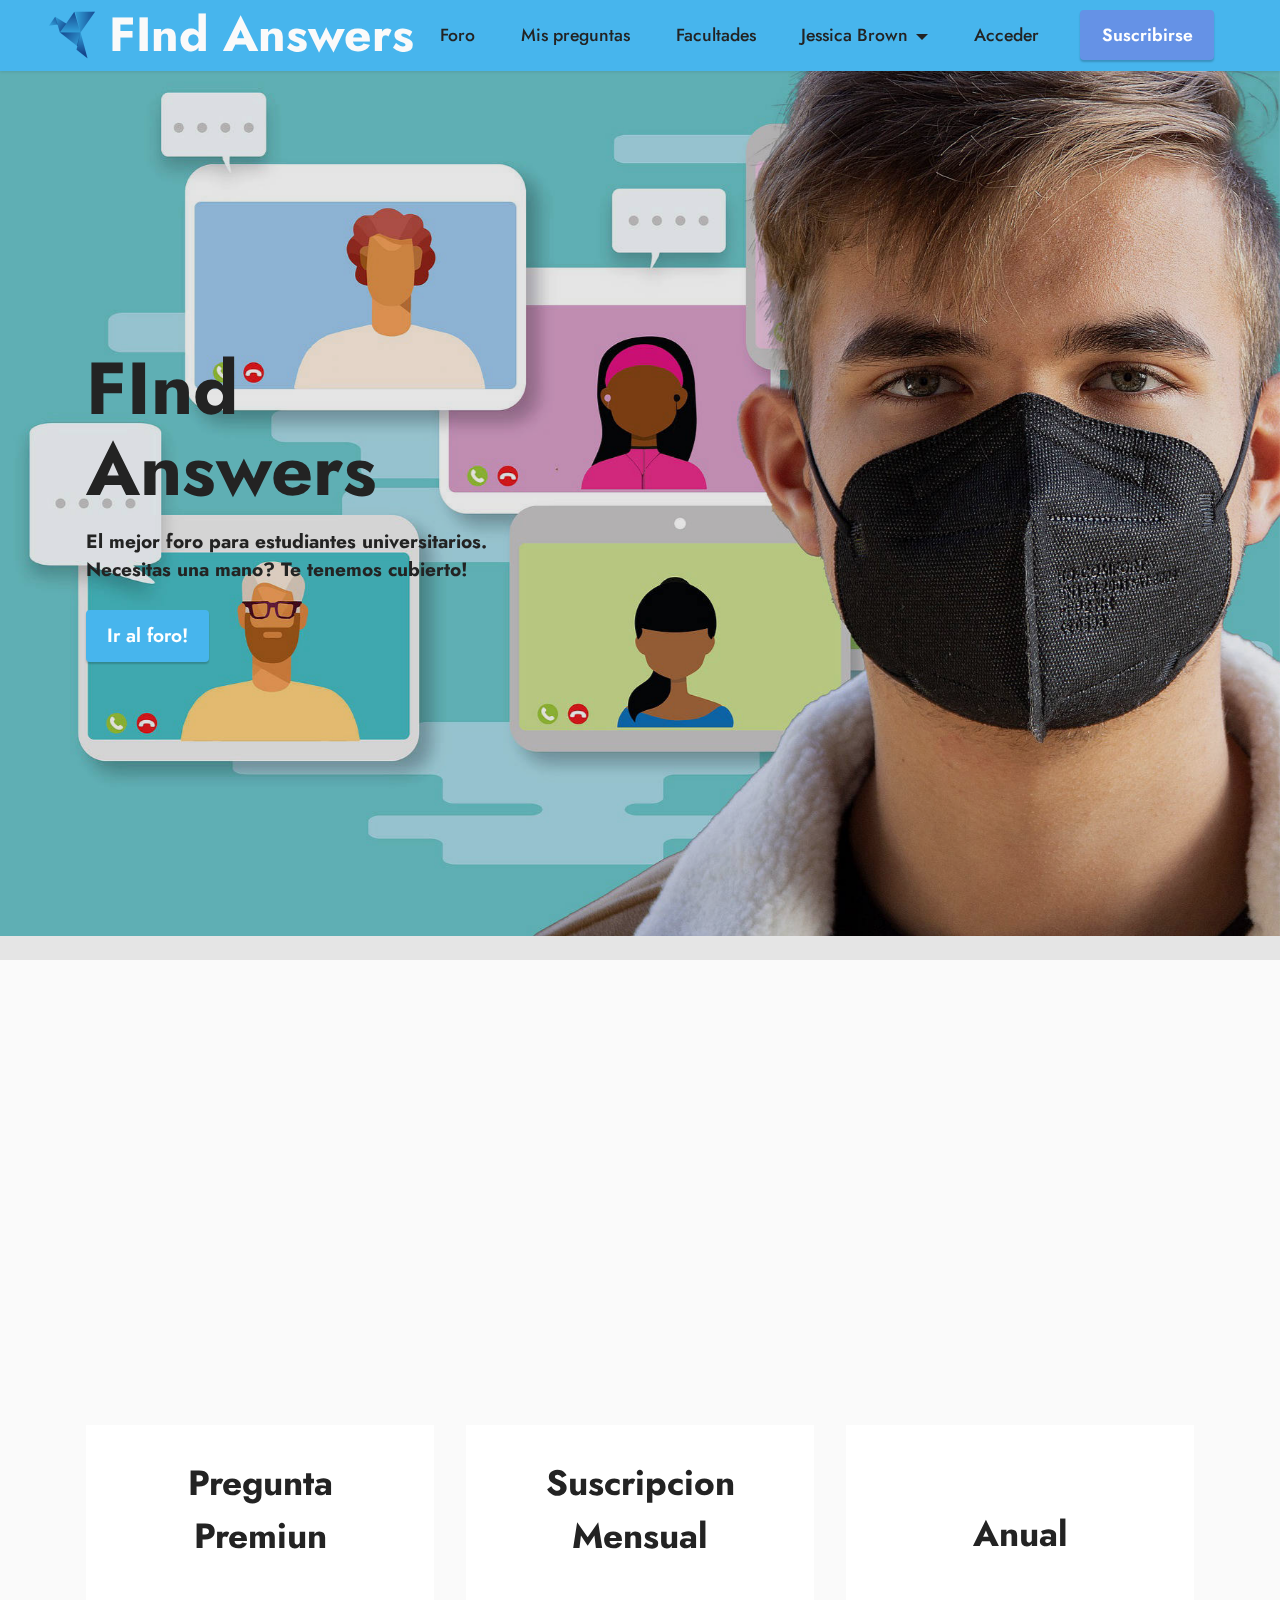
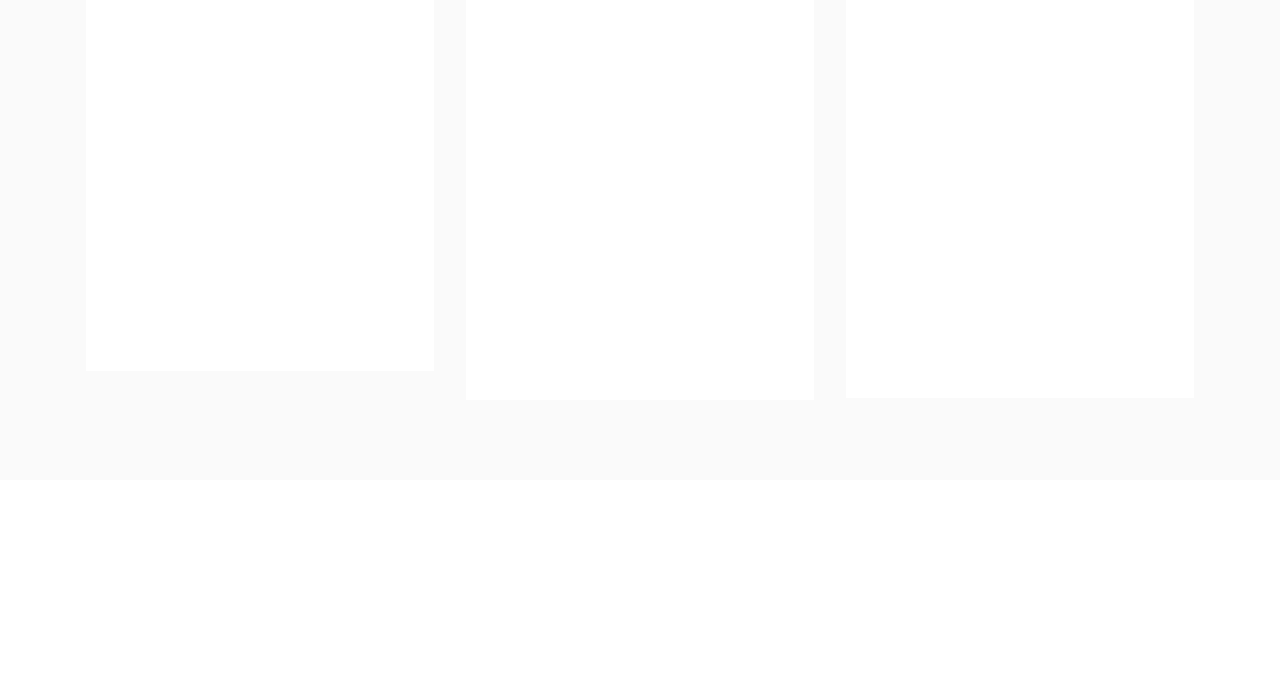
<file: index.html>
<!DOCTYPE html>
<html>

<head>
    <!-- Site made with Mobirise Website Builder v5.6.13, https://mobirise.com -->
    <meta charset="UTF-8">
    <meta http-equiv="X-UA-Compatible" content="IE=edge">
    <meta name="generator" content="Mobirise v5.6.13, mobirise.com">
    <meta name="twitter:card" content="summary_large_image" />
    <meta name="twitter:image:src" content="">
    <meta property="og:image" content="">
    <meta name="twitter:title" content="Home">
    <meta name="viewport" content="width=device-width, initial-scale=1, minimum-scale=1">
    <link rel="shortcut icon" href="assets/images/mbr-96x96.png" type="image/x-icon">
    <meta name="description" content="">


    <title>Home</title>
    <link rel="stylesheet" href="assets/web/assets/mobirise-icons2/mobirise2.css">
    <link rel="stylesheet" href="assets/bootstrap/css/bootstrap.min.css">
    <link rel="stylesheet" href="assets/bootstrap/css/bootstrap-grid.min.css">
    <link rel="stylesheet" href="assets/bootstrap/css/bootstrap-reboot.min.css">
    <link rel="stylesheet" href="assets/parallax/jarallax.css">
    <link rel="stylesheet" href="assets/animatecss/animate.css">
    <link rel="stylesheet" href="assets/dropdown/css/style.css">
    <link rel="stylesheet" href="assets/socicon/css/styles.css">
    <link rel="stylesheet" href="assets/theme/css/style.css">
    <link rel="preload"
        href="https://fonts.googleapis.com/css?family=Jost:100,200,300,400,500,600,700,800,900,100i,200i,300i,400i,500i,600i,700i,800i,900i&display=swap"
        as="style" onload="this.onload=null;this.rel='stylesheet'">
    <noscript>
        <link rel="stylesheet"
            href="https://fonts.googleapis.com/css?family=Jost:100,200,300,400,500,600,700,800,900,100i,200i,300i,400i,500i,600i,700i,800i,900i&display=swap">
    </noscript>
    <link rel="preload" as="style" href="assets/mobirise/css/mbr-additional.css">
    <link rel="stylesheet" href="assets/mobirise/css/mbr-additional.css" type="text/css">




</head>

<body>

    <section data-bs-version="5.1" class="menu menu1 cid-tmPbwQa6B8" once="menu" id="menu1-k">


        <nav class="navbar navbar-dropdown navbar-fixed-top navbar-expand-lg">
            <div class="container-fluid">
                <div class="navbar-brand">
                    <span class="navbar-logo">
                        <a href="index.html">
                            <img src="assets/images/mbr-96x96.png" alt="Mobirise Website Builder" style="height: 3rem;">
                        </a>
                    </span>
                    <span class="navbar-caption-wrap"><a class="navbar-caption text-white text-primary display-2"
                            href="index.html">FInd Answers</a></span>
                </div>
                <button class="navbar-toggler" type="button" data-toggle="collapse" data-bs-toggle="collapse"
                    data-target="#navbarSupportedContent" data-bs-target="#navbarSupportedContent"
                    aria-controls="navbarNavAltMarkup" aria-expanded="false" aria-label="Toggle navigation">
                    <div class="hamburger">
                        <span></span>
                        <span></span>
                        <span></span>
                        <span></span>
                    </div>
                </button>
                <div class="collapse navbar-collapse" id="navbarSupportedContent">
                    <ul class="navbar-nav nav-dropdown" data-app-modern-menu="true">
                        <li class="nav-item"><a class="nav-link link text-black display-4" href="forum.html"
                                aria-expanded="false">Foro</a></li>
                        <li class="nav-item"><a class="nav-link link text-black display-4" href="questions.html">Mis
                                preguntas</a></li>
                        <li class="nav-item"><a class="nav-link link text-black display-4"
                                href="https://mobiri.se">Facultades</a></li>
                        <li class="nav-item dropdown"><a class="nav-link link dropdown-toggle text-black display-4"
                                href="page3.html" data-toggle="dropdown-submenu" data-bs-toggle="dropdown"
                                data-bs-auto-close="outside" aria-expanded="false">Jessica Brown</a>
                            <div class="dropdown-menu" aria-labelledby="dropdown-149"><a
                                    class="dropdown-item text-black text-primary display-4" href="https://mobiri.se/">Cerrar
                                    Sesión</a><a class="text-black show dropdown-item text-primary display-4"
                                    href="profile.html">Mi Perfil</a></div>
                        </li>
                        <li class="nav-item"><a class="nav-link link text-black display-4"
                                href="https://mobiri.se">Acceder</a></li>
                    </ul>

                    <div class="navbar-buttons mbr-section-btn"><a class="btn btn-primary display-4"
                            href="https://mobiri.se">Suscribirse</a></div>
                </div>
            </div>
        </nav>
    </section>

    <section data-bs-version="5.1" class="header1 cid-tmPuIbOOf1 mbr-fullscreen mbr-parallax-background" id="header1-y">




        <div class="mbr-overlay" style="opacity: 0.1; background-color: rgb(0, 0, 0);"></div>

        <div class="container">
            <div class="row">
                <div class="col-12 col-lg-5">
                    <h1 class="mbr-section-title mbr-fonts-style mb-3 display-1"><strong>FInd Answers</strong></h1>

                    <p class="mbr-text mbr-fonts-style display-7"><strong>
                            El mejor foro para estudiantes universitarios. Necesitas una mano? Te tenemos
                            cubierto!</strong></p>
                    <div class="mbr-section-btn mt-3"><a class="btn btn-info display-7" href="forum.html">Ir al
                            foro!</a></div>
                </div>
            </div>
        </div>
    </section>

    <section data-bs-version="5.1" class="testimonials2 cid-tmPHuZFxh4" id="testimonials2-13">




        <div class="container">
            <h3 class="mbr-section-title mbr-fonts-style align-center mb-4 display-2">
                <strong>Opiniones</strong>
            </h3>
            <div class="row justify-content-center">
                <div class="card col-12 col-md-6">
                    <p class="mbr-text mbr-fonts-style mb-4 display-7">Themes in the Mobirise website builder offer
                        multiple blocks: intros, sliders, galleries, forms, articles, and so on. Start a project and
                        click on the red plus buttons to see the blocks available for your theme.</p>
                    <div class="d-flex mb-md-0 mb-4">
                        <div class="image-wrapper">
                            <img src="assets/images/team1.jpg" alt="Mobirise Website Builder">
                        </div>
                        <div class="text-wrapper">
                            <p class="name mbr-fonts-style mb-1 display-4">
                                <strong>Cristian Rocha</strong>
                            </p>
                            <p class="position mbr-fonts-style display-4">
                                <strong>Estudiante Analista Programador Universitario</strong>
                            </p>
                        </div>
                    </div>
                </div>
                <div class="card col-12 col-md-6">
                    <p class="mbr-text mbr-fonts-style mb-4 display-7">You can have multiple pages in each project in
                        Mobirise website builder software. Don't forget to set links to your pages after creating them.
                        You can use menu blocks to create navigation for your site visitors.</p>
                    <div class="d-flex mb-md-0 mb-4">
                        <div class="image-wrapper">
                            <img src="assets/images/team2.jpg" alt="Mobirise Website Builder">
                        </div>
                        <div class="text-wrapper">
                            <p class="name mbr-fonts-style mb-1 display-4">
                                <strong>Gacela Anonima</strong>
                            </p>
                            <p class="position mbr-fonts-style display-4">
                                <strong>Estudiante Ingenieria en Minas</strong>
                            </p>
                        </div>
                    </div>
                </div>
            </div>
        </div>
    </section>

    <section data-bs-version="5.1" class="pricing2 cid-tmPtvpDrWh" id="pricing2-x">




        <div class="container">
            <div class="row justify-content-center">
                <div class="col-12 col-md-6 align-center col-lg-4">
                    <div class="plan">
                        <div class="plan-header">
                            <h6 class="plan-title mbr-fonts-style mb-3 display-5">
                                <strong>Pregunta</strong><br><strong>Premiun</strong>
                            </h6>
                            <div class="plan-price">
                                <p class="price mbr-fonts-style m-0 display-1"><strong>$50</strong></p>
                                <p class="price-term mbr-fonts-style mb-3 display-7"><strong>Una sola vez</strong></p>
                            </div>
                        </div>
                        <div class="plan-body">
                            <div class="plan-list mb-4">
                                <ul class="list-group mbr-fonts-style list-group-flush display-7">
                                    <li class="list-group-item">Mejor Posicionamiento</li>
                                    <li class="list-group-item">Rapida respuesta</li>
                                    <li class="list-group-item">Escalabilidad de tu pregunta</li>
                                </ul>
                            </div>
                            <div class="mbr-section-btn text-center"><a href="https://mobiri.se"
                                    class="btn btn-primary display-4">Crear una pregunta</a></div>
                        </div>
                    </div>
                </div>
                <div class="col-12 col-md-6 align-center col-lg-4">
                    <div class="plan">
                        <div class="plan-header">
                            <h6 class="plan-title mbr-fonts-style mb-3 display-5">
                                <strong>Suscripcion Mensual</strong>
                            </h6>
                            <div class="plan-price">
                                <p class="price mbr-fonts-style m-0 display-1"><strong>$200</strong></p>
                                <p class="price-term mbr-fonts-style mb-3 display-7"><strong>Se renueva cada
                                        mes</strong></p>
                            </div>
                        </div>
                        <div class="plan-body">
                            <div class="plan-list mb-4">
                                <ul class="list-group mbr-fonts-style list-group-flush display-7">
                                    <li class="list-group-item">Preguntas con mejor posicionamiento ilimitadas</li>
                                    <li class="list-group-item">Sin Anuncios!</li>
                                    <li class="list-group-item">Mayor exposicion</li>
                                </ul>
                            </div>
                            <div class="mbr-section-btn text-center"><a href="https://mobiri.se"
                                    class="btn btn-primary display-4">Coseguir plan mensual</a></div>
                        </div>
                    </div>
                </div>
                <div class="col-12 col-md-6 align-center col-lg-4">
                    <div class="plan">
                        <div class="plan-header">
                            <h6 class="plan-title mbr-fonts-style mb-3 display-5">
                                <p>
                                    &nbsp; &nbsp; <strong>Suscripcion</strong></p><strong>Anual</strong>
                                <p><strong></strong></p>
                            </h6>
                            <div class="plan-price">
                                <p class="price mbr-fonts-style m-0 display-1"><strong>$2000</strong></p>
                                <p class="price-term mbr-fonts-style mb-3 display-7"><strong>Una vez por año</strong>
                                </p>
                            </div>
                        </div>
                        <div class="plan-body">
                            <div class="plan-list mb-4">
                                <ul class="list-group mbr-fonts-style list-group-flush display-7">
                                    <li class="list-group-item">Preguntas con mejor posicionamiento ilimitadas</li>
                                    <li class="list-group-item">Sin Anuncios!</li>
                                    <li class="list-group-item">Mayor exposicion</li>
                                </ul>
                            </div>
                            <div class="mbr-section-btn text-center"><a href="https://mobiri.se"
                                    class="btn btn-primary display-4">Conseguir plan anual</a></div>
                        </div>
                    </div>
                </div>

            </div>
        </div>
    </section>

    <section data-bs-version="5.1" class="footer3 cid-tmPf6q80z8 mbr-reveal" once="footers" id="footer3-m">





        <div class="container-fluid">
            <div class="media-container-row align-center mbr-white">
                <div class="row row-links">
                    <ul class="foot-menu">





                        <li class="foot-menu-item mbr-fonts-style display-7">Quienes somos?</li>
                        <li class="foot-menu-item mbr-fonts-style display-7">Facultades asociadas</li>
                        <li class="foot-menu-item mbr-fonts-style display-7">Valores y etica</li>
                        <li class="foot-menu-item mbr-fonts-style display-7">Bases y condiciones</li>
                    </ul>
                </div>
                <div class="row social-row">
                    <div class="social-list align-right pb-2">






                        <div class="soc-item">
                            <a href="https://twitter.com/mobirise" target="_blank">
                                <span class="mbr-iconfont mbr-iconfont-social socicon-instagram socicon"
                                    style="color: rgb(0, 0, 0); fill: rgb(0, 0, 0);"></span>
                            </a>
                        </div>
                        <div class="soc-item">
                            <a href="https://www.facebook.com/pages/Mobirise/1616226671953247" target="_blank">
                                <span class="mbr-iconfont mbr-iconfont-social mobi-mbri-letter mobi-mbri"
                                    style="color: rgb(0, 0, 0); fill: rgb(0, 0, 0);"></span>
                            </a>
                        </div>
                        <div class="soc-item">
                            <a href="https://www.facebook.com/pages/Mobirise/1616226671953247" target="_blank">
                                <span class="mbr-iconfont mbr-iconfont-social mobi-mbri-letter mobi-mbri"
                                    style="color: rgb(0, 0, 0); fill: rgb(0, 0, 0);"></span>
                            </a>
                        </div>
                    </div>
                </div>
                <div class="row row-copirayt">
                    <p class="mbr-text mb-0 mbr-fonts-style mbr-white align-center display-7">
                        © Copyright 2025 Find Answers. Todos los derechos reservados.
                    </p>
                </div>
            </div>
        </div>
    </section>
    <section class="display-7"
        style="padding: 0;align-items: center;justify-content: center;flex-wrap: wrap;    align-content: center;display: flex;position: relative;height: 4rem;">
        <a href="https://mobiri.se/2893553"
            style="flex: 1 1;height: 4rem;position: absolute;width: 100%;z-index: 1;"><img alt="" style="height: 4rem;"
                src="[data-uri]"></a>
        <p style="margin: 0;text-align: center;" class="display-7"></p><a style="z-index:1"
            href="https://mobirise.com"></a>
    </section>
    <script src="assets/bootstrap/js/bootstrap.bundle.min.js"></script>
    <script src="assets/parallax/jarallax.js"></script>
    <script src="assets/smoothscroll/smooth-scroll.js"></script>
    <script src="assets/ytplayer/index.js"></script>
    <script src="assets/dropdown/js/navbar-dropdown.js"></script>
    <script src="assets/theme/js/script.js"></script>


    <div id="scrollToTop" class="scrollToTop mbr-arrow-up"><a style="text-align: center;"><i
                class="mbr-arrow-up-icon mbr-arrow-up-icon-cm cm-icon cm-icon-smallarrow-up"></i></a></div>
    <input name="animation" type="hidden">
</body>

</html>
</file>
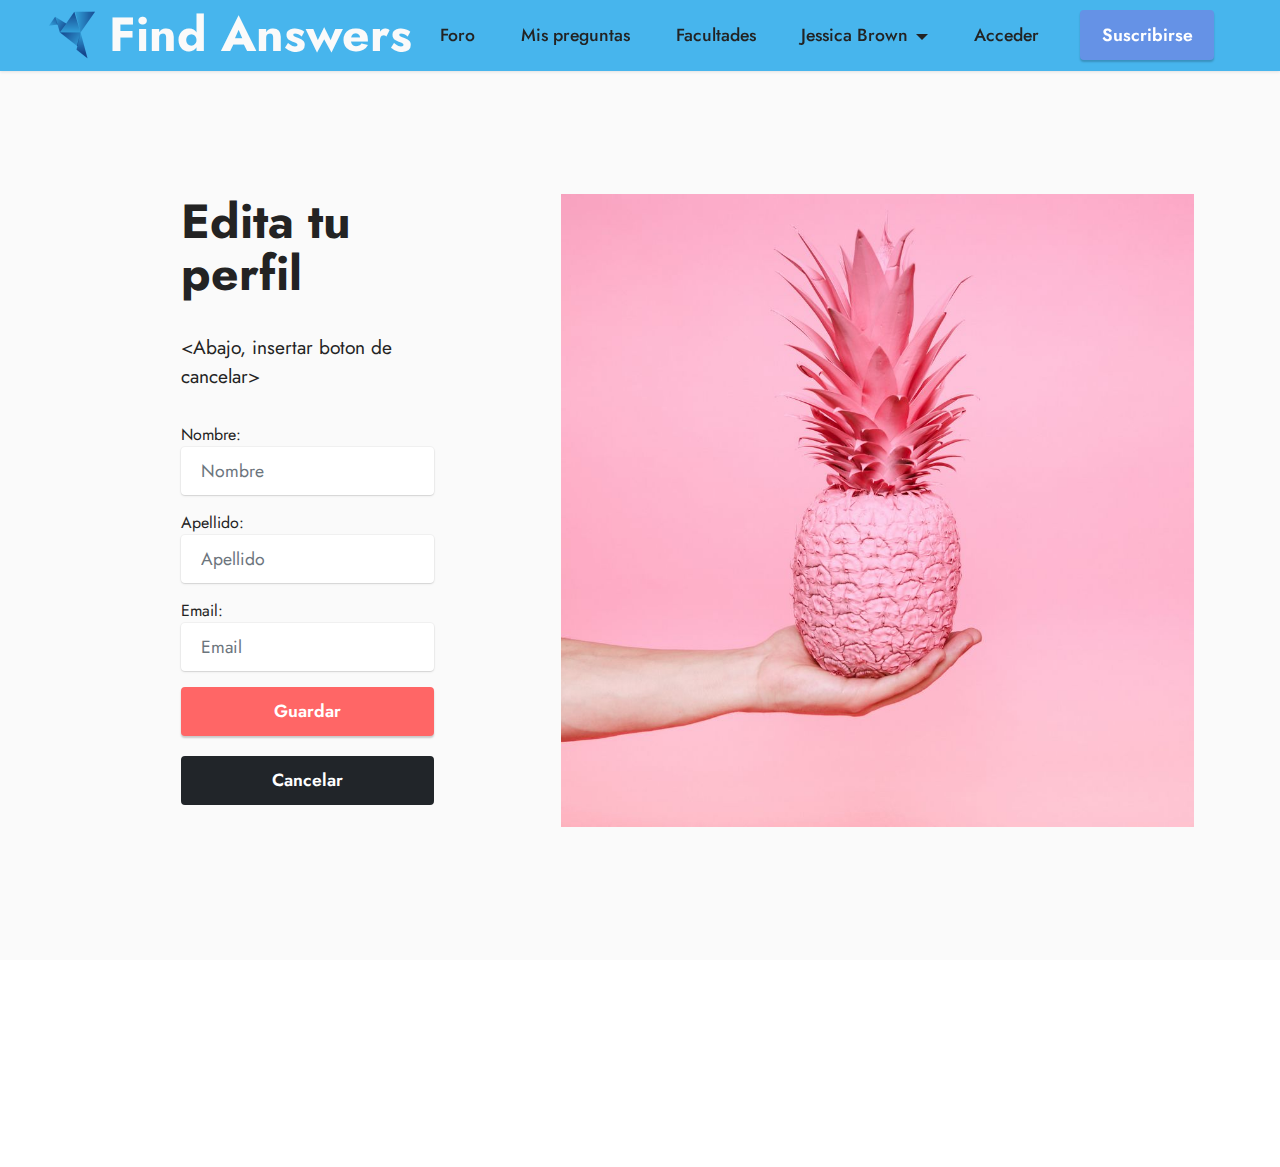
<file: edit_profile.html>
<!DOCTYPE html>
<html>

<head>
    <!-- Site made with Mobirise Website Builder v5.6.13, https://mobirise.com -->
    <meta charset="UTF-8">
    <meta http-equiv="X-UA-Compatible" content="IE=edge">
    <meta name="generator" content="Mobirise v5.6.13, mobirise.com">
    <meta name="twitter:card" content="summary_large_image" />
    <meta name="twitter:image:src" content="">
    <meta property="og:image" content="">
    <meta name="twitter:title" content="Edit Profile">
    <meta name="viewport" content="width=device-width, initial-scale=1, minimum-scale=1">
    <link rel="shortcut icon" href="assets/images/mbr-96x96.png" type="image/x-icon">
    <meta name="description" content="">


    <title>Edit Profile</title>
    <link rel="stylesheet" href="assets/web/assets/mobirise-icons2/mobirise2.css">
    <link rel="stylesheet" href="assets/bootstrap/css/bootstrap.min.css">
    <link rel="stylesheet" href="assets/bootstrap/css/bootstrap-grid.min.css">
    <link rel="stylesheet" href="assets/bootstrap/css/bootstrap-reboot.min.css">
    <link rel="stylesheet" href="assets/animatecss/animate.css">
    <link rel="stylesheet" href="assets/dropdown/css/style.css">
    <link rel="stylesheet" href="assets/socicon/css/styles.css">
    <link rel="stylesheet" href="assets/theme/css/style.css">
    <link rel="preload"
        href="https://fonts.googleapis.com/css?family=Jost:100,200,300,400,500,600,700,800,900,100i,200i,300i,400i,500i,600i,700i,800i,900i&display=swap"
        as="style" onload="this.onload=null;this.rel='stylesheet'">
    <noscript>
        <link rel="stylesheet"
            href="https://fonts.googleapis.com/css?family=Jost:100,200,300,400,500,600,700,800,900,100i,200i,300i,400i,500i,600i,700i,800i,900i&display=swap">
    </noscript>
    <link rel="preload" as="style" href="assets/mobirise/css/mbr-additional.css">
    <link rel="stylesheet" href="assets/mobirise/css/mbr-additional.css" type="text/css">




</head>

<body>

    <section data-bs-version="5.1" class="menu menu1 cid-tmQFW54ECs" once="menu" id="menu1-1c">


        <nav class="navbar navbar-dropdown navbar-fixed-top navbar-expand-lg">
            <div class="container-fluid">
                <div class="navbar-brand">
                    <span class="navbar-logo">
                        <a href="index.html">
                            <img src="assets/images/mbr-96x96.png" alt="Mobirise Website Builder" style="height: 3rem;">
                        </a>
                    </span>
                    <span class="navbar-caption-wrap"><a class="navbar-caption text-white text-primary display-2"
                            href="index.html">Find Answers</a></span>
                </div>
                <button class="navbar-toggler" type="button" data-toggle="collapse" data-bs-toggle="collapse"
                    data-target="#navbarSupportedContent" data-bs-target="#navbarSupportedContent"
                    aria-controls="navbarNavAltMarkup" aria-expanded="false" aria-label="Toggle navigation">
                    <div class="hamburger">
                        <span></span>
                        <span></span>
                        <span></span>
                        <span></span>
                    </div>
                </button>
                <div class="collapse navbar-collapse" id="navbarSupportedContent">
                    <ul class="navbar-nav nav-dropdown" data-app-modern-menu="true">
                        <li class="nav-item"><a class="nav-link link text-black display-4" href="forum.html"
                                aria-expanded="false">Foro</a></li>
                        <li class="nav-item"><a class="nav-link link text-black display-4" href="questions.html">Mis
                                preguntas</a></li>
                        <li class="nav-item"><a class="nav-link link text-black display-4"
                                href="https://mobiri.se">Facultades</a></li>
                        <li class="nav-item dropdown">
                            <a class="nav-link link dropdown-toggle text-black display-4" href="page3.html"
                                data-toggle="dropdown-submenu" data-bs-toggle="dropdown" data-bs-auto-close="outside"
                                aria-expanded="false">Jessica Brown
                            </a>
                            <div class="dropdown-menu" aria-labelledby="dropdown-149">
                                <a class="dropdown-item text-black text-primary display-4" href="https://mobiri.se/">Cerrar
                                    Sesión</a>
                                <a class="text-black show dropdown-item text-primary display-4" href="profile.html">Mi
                                    Perfil</a>
                            </div>
                        </li>
                        <li class="nav-item"><a class="nav-link link text-black display-4"
                                href="https://mobiri.se">Acceder</a></li>
                    </ul>

                    <div class="navbar-buttons mbr-section-btn"><a class="btn btn-primary display-4"
                            href="https://mobiri.se">Suscribirse</a></div>
                </div>
            </div>
        </nav>
    </section>

    <section data-bs-version="5.1" class="form4 cid-tmQFW72U84 mbr-fullscreen" id="form4-1e">





        <div class="container">
            <div class="row content-wrapper justify-content-center">
                <div class="col-lg-3 offset-lg-1 mbr-form" data-form-type="formoid">
                    <form action="https://mobirise.eu/" method="POST" class="mbr-form form-with-styler"
                        data-form-title="Form Name"><input type="hidden" name="email" data-form-email="true"
                            value="w8QueoNVICbDMvZWvsq2tx4C3e5+mUafGEqbLTo4++OAOw/PoRzMZHkemEfuohDmbCXTqHvh0hFfpVq9bwd4dpztgmivCXq2Pc4D/EpSGsnNF3OVeZ00I63YdqJ/UpxA">
                        <div class="row">
                            <div hidden="hidden" data-form-alert="" class="alert alert-success col-12">Thanks for
                                filling out the form!</div>
                            <div hidden="hidden" data-form-alert-danger="" class="alert alert-danger col-12">
                                Oops...! some problem!
                            </div>
                        </div>
                        <div class="dragArea row">
                            <div class="col-lg-12 col-md-12 col-sm-12">
                                <h1 class="mbr-section-title mb-4 display-2"><strong>Edita tu perfil</strong></h1>
                            </div>
                            <div class="col-lg-12 col-md-12 col-sm-12">
                                <p class="mbr-text mbr-fonts-style mb-4 display-7">&lt;Abajo, insertar boton de
                                    cancelar&gt;</p>
                            </div>
                            <div class="col-lg-12 col-md col-12 form-group mb-3" data-for="name">
                                <label for="name-form4-1e">Nombre:</label>
                                <input type="text" name="name" placeholder="Nombre" data-form-field="name"
                                    class="form-control" value="" id="name-form4-1e">
                            </div>
                            <div class="col-lg-12 col-md col-12 form-group mb-3" data-for="email">
                                <label for="apellido-form4-1e">Apellido:</label>
                                <input type="apellido" name="apellido" placeholder="Apellido" data-form-field="apellido"
                                    class="form-control" value="" id="apellido-form4-1e">
                            </div>
                            <div class="col-lg-12 col-md col-12 form-group mb-3" data-for="email">
                                <label for="email-form4-1e">Email:</label>
                                <input type="email" name="email" placeholder="Email" data-form-field="email"
                                    class="form-control" value="" id="email-form4-1e">
                            </div>
                            <div class="col-12 col-md-auto mbr-section-btn"><button type="submit"
                                    class="btn btn-secondary display-4">Guardar</button>
                            </div>
                            <div class="col-12 col-md-auto mbr-section-btn"><button type="submit"
                                class="btn btn-dark display-4">Cancelar</button>
                        </div>
                        </div>
                    </form>
                </div>
                <div class="col-lg-7 offset-lg-1 col-12">
                    <div class="image-wrapper">
                        <img class="w-100" src="assets/images/sq3.jpg" alt="Mobirise Website Builder">
                    </div>
                </div>
            </div>
        </div>
    </section>

    <!--
    <section data-bs-version="5.1" class="form5 cid-tmQFW7DGV4" id="form5-1f">


        <div class="container">
            <div class="mbr-section-head">
                <h3 class="mbr-section-title mbr-fonts-style align-center mb-0 display-2">
                    <strong>O se usa este, o el de arriba</strong>
                </h3>

            </div>
            <div class="row justify-content-center mt-4">
                <div class="col-lg-8 mx-auto mbr-form" data-form-type="formoid">
                    <form action="https://mobirise.eu/" method="POST" class="mbr-form form-with-styler"
                        data-form-title="Form Name"><input type="hidden" name="email" data-form-email="true"
                            value="mXDp90tteZeHC+t45sqTgYJ42rKbJA4msNqlPhtr7dd72EJXjEYBpUUdDRNZpzSdLqsrQCMLC8l/K0Vxt9GC7dh1+6lUMwy3ntM5qFKorv6fGBpdyqTKb2/4Cirock8G">
                        <div class="row">
                            <div hidden="hidden" data-form-alert="" class="alert alert-success col-12">Thanks for
                                filling out the form!</div>
                            <div hidden="hidden" data-form-alert-danger="" class="alert alert-danger col-12">
                                Oops...! some problem!
                            </div>
                        </div>
                        <div class="dragArea row">
                            <div class="col-md col-sm-12 form-group mb-3" data-for="name">
                                <input type="text" name="name" placeholder="Name" data-form-field="name"
                                    class="form-control" value="" id="name-form5-1f">
                            </div>
                            <div class="col-md col-sm-12 form-group mb-3" data-for="email">
                                <input type="email" name="email" placeholder="E-mail" data-form-field="email"
                                    class="form-control" value="" id="email-form5-1f">
                            </div>
                            <div class="col-12 form-group mb-3" data-for="url">
                                <input type="url" name="url" placeholder="Your Site" data-form-field="url"
                                    class="form-control" value="" id="url-form5-1f">
                            </div>
                            <div class="col-12 form-group mb-3" data-for="textarea">
                                <textarea name="textarea" placeholder="Message" data-form-field="textarea"
                                    class="form-control" id="textarea-form5-1f"></textarea>
                            </div>
                            <div class="col-lg-12 col-md-12 col-sm-12 align-center mbr-section-btn"><button
                                    type="submit" class="btn btn-primary display-4">Send message</button></div>
                        </div>
                    </form>
                </div>
            </div>
        </div>
    </section>
    -->

    <section data-bs-version="5.1" class="footer3 cid-tmQFW8dQMV mbr-reveal" once="footers" id="footer3-1g">





        <div class="container-fluid">
            <div class="media-container-row align-center mbr-white">
                <div class="row row-links">
                    <ul class="foot-menu">





                        <li class="foot-menu-item mbr-fonts-style display-7">Quienes somos?</li>
                        <li class="foot-menu-item mbr-fonts-style display-7">Facultades asociadas</li>
                        <li class="foot-menu-item mbr-fonts-style display-7">Valores y etica</li>
                        <li class="foot-menu-item mbr-fonts-style display-7">Bases y condiciones</li>
                    </ul>
                </div>
                <div class="row social-row">
                    <div class="social-list align-right pb-2">






                        <div class="soc-item">
                            <a href="https://twitter.com/mobirise" target="_blank">
                                <span class="mbr-iconfont mbr-iconfont-social socicon-instagram socicon"
                                    style="color: rgb(0, 0, 0); fill: rgb(0, 0, 0);"></span>
                            </a>
                        </div>
                        <div class="soc-item">
                            <a href="https://www.facebook.com/pages/Mobirise/1616226671953247" target="_blank">
                                <span class="mbr-iconfont mbr-iconfont-social mobi-mbri-letter mobi-mbri"
                                    style="color: rgb(0, 0, 0); fill: rgb(0, 0, 0);"></span>
                            </a>
                        </div>
                        <div class="soc-item">
                            <a href="https://www.facebook.com/pages/Mobirise/1616226671953247" target="_blank">
                                <span class="mbr-iconfont mbr-iconfont-social mobi-mbri-letter mobi-mbri"
                                    style="color: rgb(0, 0, 0); fill: rgb(0, 0, 0);"></span>
                            </a>
                        </div>
                    </div>
                </div>
                <div class="row row-copirayt">
                    <p class="mbr-text mb-0 mbr-fonts-style mbr-white align-center display-7">
                        © Copyright 2025 Find Answers. Todos los derechos reservados.
                    </p>
                </div>
            </div>
        </div>
    </section>
    <section class="display-7"
        style="padding: 0;align-items: center;justify-content: center;flex-wrap: wrap;    align-content: center;display: flex;position: relative;height: 4rem;">
        <a href="https://mobiri.se/2893553"
            style="flex: 1 1;height: 4rem;position: absolute;width: 100%;z-index: 1;"><img alt="" style="height: 4rem;"
                src="[data-uri]"></a>
        <p style="margin: 0;text-align: center;" class="display-7"></p><a style="z-index:1"
            href="https://mobirise.com/html-builder.html"></a>
    </section>
    <script src="assets/bootstrap/js/bootstrap.bundle.min.js"></script>
    <script src="assets/smoothscroll/smooth-scroll.js"></script>
    <script src="assets/ytplayer/index.js"></script>
    <script src="assets/dropdown/js/navbar-dropdown.js"></script>
    <script src="assets/theme/js/script.js"></script>
    <script src="assets/formoid/formoid.min.js"></script>


    <div id="scrollToTop" class="scrollToTop mbr-arrow-up"><a style="text-align: center;"><i
                class="mbr-arrow-up-icon mbr-arrow-up-icon-cm cm-icon cm-icon-smallarrow-up"></i></a></div>
    <input name="animation" type="hidden">
</body>

</html>
</file>
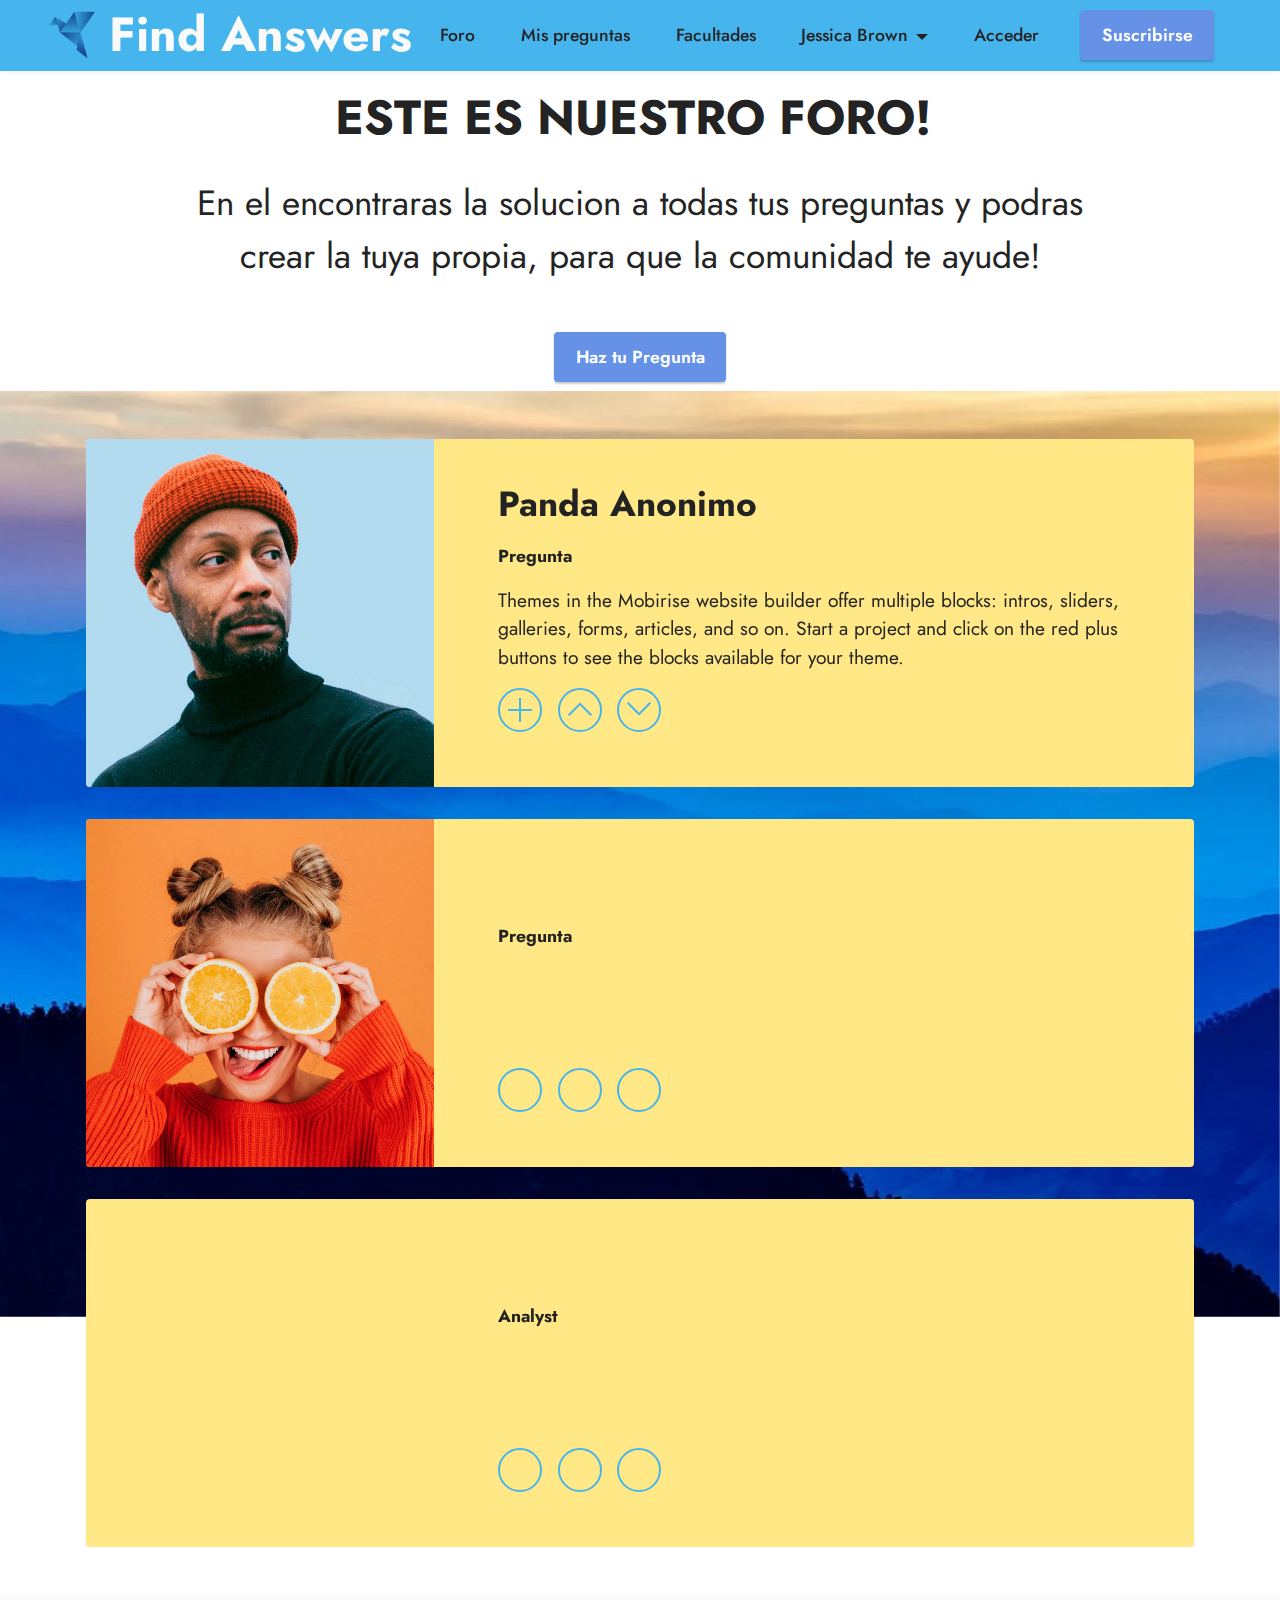
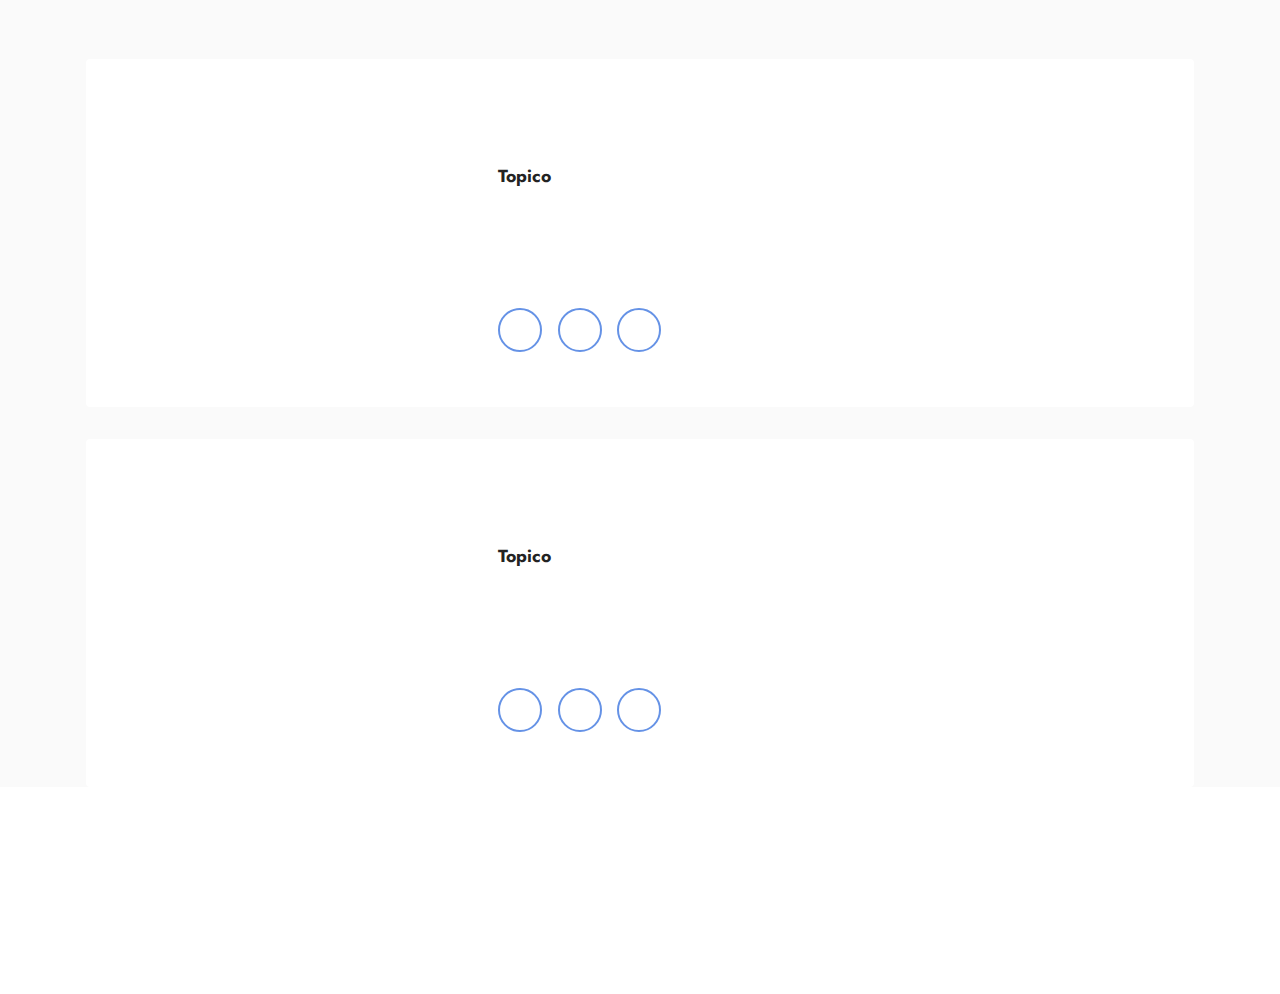
<file: forum.html>
<!DOCTYPE html>
<html>

<head>
    <!-- Site made with Mobirise Website Builder v5.6.13, https://mobirise.com -->
    <meta charset="UTF-8">
    <meta http-equiv="X-UA-Compatible" content="IE=edge">
    <meta name="generator" content="Mobirise v5.6.13, mobirise.com">
    <meta name="twitter:card" content="summary_large_image" />
    <meta name="twitter:image:src" content="">
    <meta property="og:image" content="">
    <meta name="twitter:title" content="Forum">
    <meta name="viewport" content="width=device-width, initial-scale=1, minimum-scale=1">
    <link rel="shortcut icon" href="assets/images/mbr-96x96.png" type="image/x-icon">
    <meta name="description" content="">


    <title>Forum</title>
    <link rel="stylesheet" href="assets/web/assets/mobirise-icons2/mobirise2.css">
    <link rel="stylesheet" href="assets/bootstrap/css/bootstrap.min.css">
    <link rel="stylesheet" href="assets/bootstrap/css/bootstrap-grid.min.css">
    <link rel="stylesheet" href="assets/bootstrap/css/bootstrap-reboot.min.css">
    <link rel="stylesheet" href="assets/parallax/jarallax.css">
    <link rel="stylesheet" href="assets/animatecss/animate.css">
    <link rel="stylesheet" href="assets/dropdown/css/style.css">
    <link rel="stylesheet" href="assets/socicon/css/styles.css">
    <link rel="stylesheet" href="assets/theme/css/style.css">
    <link rel="preload"
        href="https://fonts.googleapis.com/css?family=Jost:100,200,300,400,500,600,700,800,900,100i,200i,300i,400i,500i,600i,700i,800i,900i&display=swap"
        as="style" onload="this.onload=null;this.rel='stylesheet'">
    <noscript>
        <link rel="stylesheet"
            href="https://fonts.googleapis.com/css?family=Jost:100,200,300,400,500,600,700,800,900,100i,200i,300i,400i,500i,600i,700i,800i,900i&display=swap">
    </noscript>
    <link rel="preload" as="style" href="assets/mobirise/css/mbr-additional.css">
    <link rel="stylesheet" href="assets/mobirise/css/mbr-additional.css" type="text/css">




</head>

<body>

    <section data-bs-version="5.1" class="menu menu1 cid-tmPbwQa6B8" once="menu" id="menu1-n">


        <nav class="navbar navbar-dropdown navbar-fixed-top navbar-expand-lg">
            <div class="container-fluid">
                <div class="navbar-brand">
                    <span class="navbar-logo">
                        <a href="index.html">
                            <img src="assets/images/mbr-96x96.png" alt="Mobirise Website Builder" style="height: 3rem;">
                        </a>
                    </span>
                    <span class="navbar-caption-wrap"><a class="navbar-caption text-white text-primary display-2"
                            href="index.html">Find Answers</a></span>
                </div>
                <button class="navbar-toggler" type="button" data-toggle="collapse" data-bs-toggle="collapse"
                    data-target="#navbarSupportedContent" data-bs-target="#navbarSupportedContent"
                    aria-controls="navbarNavAltMarkup" aria-expanded="false" aria-label="Toggle navigation">
                    <div class="hamburger">
                        <span></span>
                        <span></span>
                        <span></span>
                        <span></span>
                    </div>
                </button>
                <div class="collapse navbar-collapse" id="navbarSupportedContent">
                    <ul class="navbar-nav nav-dropdown" data-app-modern-menu="true">
                        <li class="nav-item"><a class="nav-link link text-black display-4" href="forum.html"
                                aria-expanded="false">Foro</a></li>
                        <li class="nav-item"><a class="nav-link link text-black display-4" href="questions.html">Mis
                                preguntas</a></li>
                        <li class="nav-item"><a class="nav-link link text-black display-4"
                                href="https://mobiri.se">Facultades</a></li>
                        <li class="nav-item dropdown"><a class="nav-link link dropdown-toggle text-black display-4"
                                href="page3.html" data-toggle="dropdown-submenu" data-bs-toggle="dropdown"
                                data-bs-auto-close="outside" aria-expanded="false">Jessica Brown</a>
                            <div class="dropdown-menu" aria-labelledby="dropdown-149"><a
                                    class="dropdown-item text-black text-primary display-4" href="https://mobiri.se/">Cerrar
                                    Sesión</a><a class="text-black show dropdown-item text-primary display-4"
                                    href="profile.html">Mi Perfil</a></div>
                        </li>
                        <li class="nav-item"><a class="nav-link link text-black display-4"
                                href="https://mobiri.se">Acceder</a></li>
                    </ul>

                    <div class="navbar-buttons mbr-section-btn"><a class="btn btn-primary display-4"
                            href="https://mobiri.se">Suscribirse</a></div>
                </div>
            </div>
        </nav>
    </section>

    <section data-bs-version="5.1" class="content4 cid-tmPjWFn2RH" id="content4-s">




        <div class="container">
            <div class="row justify-content-center">
                <div class="title col-md-12 col-lg-10">
                    <h3 class="mbr-section-title mbr-fonts-style align-center mb-4 display-2">
                        <strong>ESTE ES NUESTRO FORO!&nbsp;</strong>
                    </h3>
                    <h4 class="mbr-section-subtitle align-center mbr-fonts-style display-5">En el encontraras la
                        solucion a todas tus preguntas y podras crear la tuya propia, para que la comunidad te ayude!
                    </h4>

                </div>
            </div>
        </div>
    </section>

    <section data-bs-version="5.1" id="form7-1j">


        <div class="container">
            <div class="row justify-content-center mt-4">
                <div class="col-lg-8 mx-auto" data-form-type="formoid">

                    <div class="col-auto mbr-section-btn align-center"><a href="make_question.html"
                            class="btn btn-primary display-4">Haz tu Pregunta</a></div>

                </div>
            </div>
        </div>
    </section>

    <section data-bs-version="5.1" class="team2 cid-tmPi6R3lfo mbr-parallax-background"
        xmlns="http://www.w3.org/1999/html" id="team2-p">




        <div class="container">
            <div class="card">
                <div class="card-wrapper">
                    <div class="row align-items-center">
                        <div class="col-12 col-md-4">
                            <div class="image-wrapper">
                                <img src="assets/images/team1.jpg" alt="Mobirise Website Builder">
                            </div>
                        </div>
                        <div class="col-12 col-md">
                            <div class="card-box">
                                <h5 class="card-title mbr-fonts-style m-0 mb-3 display-5"><strong>Panda Anonimo</strong>
                                </h5>
                                <h6 class="card-subtitle mbr-fonts-style mb-3 display-4">
                                    <strong>Pregunta</strong>
                                </h6>
                                <p class="mbr-text mbr-fonts-style display-7">
                                    Themes in the Mobirise website builder offer multiple blocks: intros, sliders,
                                    galleries, forms, articles, and so on. Start a project and click on the red plus
                                    buttons
                                    to see the blocks available for your theme.
                                </p>
                                <div class="social-row display-7">
                                    <div class="soc-item">
                                        <a href="https://www.facebook.com/Mobirise/" target="_blank">
                                            <span class="mbr-iconfont mobi-mbri-plus mobi-mbri"></span>
                                        </a>
                                    </div>
                                    <div class="soc-item">
                                        <a href="https://twitter.com/mobirise" target="_blank">
                                            <span class="mbr-iconfont mobi-mbri-arrow-up mobi-mbri"></span>
                                        </a>
                                    </div>
                                    <div class="soc-item">
                                        <a href="https://instagram.com/mobirise" target="_blank">
                                            <span class="mbr-iconfont mobi-mbri-arrow-down mobi-mbri"></span>
                                        </a>
                                    </div>


                                </div>
                            </div>
                        </div>
                    </div>
                </div>
            </div>
            <div class="card">
                <div class="card-wrapper">
                    <div class="row align-items-center">
                        <div class="col-12 col-md-4">
                            <div class="image-wrapper">
                                <img src="assets/images/team2.jpg" alt="Mobirise Website Builder">
                            </div>
                        </div>
                        <div class="col-12 col-md">
                            <div class="card-box">
                                <h5 class="card-title mbr-fonts-style m-0 mb-3 display-5"><strong>Zorro Anonimo</strong>
                                </h5>
                                <h6 class="card-subtitle mbr-fonts-style mb-3 display-4"><strong>Pregunta</strong></h6>
                                <p class="mbr-text mbr-fonts-style display-7">
                                    Themes in the Mobirise website builder offer multiple blocks: intros, sliders,
                                    galleries, forms, articles, and so on. Start a project and click on the red plus
                                    buttons
                                    to see the blocks available for your theme.
                                </p>
                                <div class="social-row display-7">
                                    <div class="soc-item">
                                        <a href="https://www.facebook.com/Mobirise/" target="_blank">
                                            <span class="mbr-iconfont mobi-mbri-plus mobi-mbri"></span>
                                        </a>
                                    </div>
                                    <div class="soc-item">
                                        <a href="https://twitter.com/mobirise" target="_blank">
                                            <span class="mbr-iconfont mobi-mbri-arrow-up mobi-mbri"></span>
                                        </a>
                                    </div>
                                    <div class="soc-item">
                                        <a href="https://instagram.com/mobirise" target="_blank">
                                            <span class="mbr-iconfont mobi-mbri-arrow-down mobi-mbri"></span>
                                        </a>
                                    </div>


                                </div>
                            </div>
                        </div>
                    </div>
                </div>
            </div>
            <div class="card">
                <div class="card-wrapper">
                    <div class="row align-items-center">
                        <div class="col-12 col-md-4">
                            <div class="image-wrapper">
                                <img src="assets/images/team3.jpg" alt="Mobirise Website Builder">
                            </div>
                        </div>
                        <div class="col-12 col-md">
                            <div class="card-box">
                                <h5 class="card-title mbr-fonts-style m-0 mb-3 display-5"><strong>Gato Anonimo</strong>
                                </h5>
                                <h6 class="card-subtitle mbr-fonts-style mb-3 display-4">
                                    <strong>Analyst</strong>
                                </h6>
                                <p class="mbr-text mbr-fonts-style display-7">
                                    Themes in the Mobirise website builder offer multiple blocks: intros, sliders,
                                    galleries, forms, articles, and so on. Start a project and click on the red plus
                                    buttons
                                    to see the blocks available for your theme.
                                </p>
                                <div class="social-row display-7">
                                    <div class="soc-item">
                                        <a href="https://www.facebook.com/Mobirise/" target="_blank">
                                            <span class="mbr-iconfont mobi-mbri-plus mobi-mbri"></span>
                                        </a>
                                    </div>
                                    <div class="soc-item">
                                        <a href="https://twitter.com/mobirise" target="_blank">
                                            <span class="mbr-iconfont mobi-mbri-arrow-up mobi-mbri"></span>
                                        </a>
                                    </div>
                                    <div class="soc-item">
                                        <a href="https://instagram.com/mobirise" target="_blank">
                                            <span class="mbr-iconfont mobi-mbri-arrow-down mobi-mbri"></span>
                                        </a>
                                    </div>


                                </div>
                            </div>
                        </div>
                    </div>
                </div>
            </div>
        </div>
    </section>

    <section data-bs-version="5.1" class="team2 cid-tmPi7q7ASQ" xmlns="http://www.w3.org/1999/html" id="team2-q">




        <div class="container">
            <div class="card">
                <div class="card-wrapper">
                    <div class="row align-items-center">
                        <div class="col-12 col-md-4">
                            <div class="image-wrapper">
                                <img src="assets/images/team1.jpg" alt="Mobirise Website Builder">
                            </div>
                        </div>
                        <div class="col-12 col-md">
                            <div class="card-box">
                                <h5 class="card-title mbr-fonts-style m-0 mb-3 display-5"><strong>Hipopotamo
                                        Anonimo</strong></h5>
                                <h6 class="card-subtitle mbr-fonts-style mb-3 display-4">
                                    <strong>Topico</strong>
                                </h6>
                                <p class="mbr-text mbr-fonts-style display-7">
                                    Themes in the Mobirise website builder offer multiple blocks: intros, sliders,
                                    galleries, forms, articles, and so on. Start a project and click on the red plus
                                    buttons
                                    to see the blocks available for your theme.
                                </p>
                                <div class="social-row display-7">
                                    <div class="soc-item">
                                        <a href="https://www.facebook.com/Mobirise/" target="_blank">
                                            <span class="mbr-iconfont mobi-mbri-plus mobi-mbri"></span>
                                        </a>
                                    </div>
                                    <div class="soc-item">
                                        <a href="https://twitter.com/mobirise" target="_blank">
                                            <span class="mbr-iconfont mobi-mbri-arrow-up mobi-mbri"></span>
                                        </a>
                                    </div>
                                    <div class="soc-item">
                                        <a href="https://instagram.com/mobirise" target="_blank">
                                            <span class="mbr-iconfont mobi-mbri-arrow-down mobi-mbri"></span>
                                        </a>
                                    </div>


                                </div>
                            </div>
                        </div>
                    </div>
                </div>
            </div>
            <div class="card">
                <div class="card-wrapper">
                    <div class="row align-items-center">
                        <div class="col-12 col-md-4">
                            <div class="image-wrapper">
                                <img src="assets/images/team2.jpg" alt="Mobirise Website Builder">
                            </div>
                        </div>
                        <div class="col-12 col-md">
                            <div class="card-box">
                                <h5 class="card-title mbr-fonts-style m-0 mb-3 display-5"><strong>Loro Anonimo</strong>
                                </h5>
                                <h6 class="card-subtitle mbr-fonts-style mb-3 display-4">
                                    <strong>Topico</strong>
                                </h6>
                                <p class="mbr-text mbr-fonts-style display-7">
                                    Themes in the Mobirise website builder offer multiple blocks: intros, sliders,
                                    galleries, forms, articles, and so on. Start a project and click on the red plus
                                    buttons
                                    to see the blocks available for your theme.
                                </p>
                                <div class="social-row display-7">
                                    <div class="soc-item">
                                        <a href="https://www.facebook.com/Mobirise/" target="_blank">
                                            <span class="mbr-iconfont mobi-mbri-plus mobi-mbri"></span>
                                        </a>
                                    </div>
                                    <div class="soc-item">
                                        <a href="https://twitter.com/mobirise" target="_blank">
                                            <span class="mbr-iconfont mobi-mbri-arrow-up mobi-mbri"></span>
                                        </a>
                                    </div>
                                    <div class="soc-item">
                                        <a href="https://instagram.com/mobirise" target="_blank">
                                            <span class="mbr-iconfont mobi-mbri-arrow-down mobi-mbri"></span>
                                        </a>
                                    </div>


                                </div>
                            </div>
                        </div>
                    </div>
                </div>
            </div>

        </div>
    </section>

    <section data-bs-version="5.1" class="footer3 cid-tmPf6q80z8 mbr-reveal" once="footers" id="footer3-o">





        <div class="container-fluid">
            <div class="media-container-row align-center mbr-white">
                <div class="row row-links">
                    <ul class="foot-menu">





                        <li class="foot-menu-item mbr-fonts-style display-7">Quienes somos?</li>
                        <li class="foot-menu-item mbr-fonts-style display-7">Facultades asociadas</li>
                        <li class="foot-menu-item mbr-fonts-style display-7">Valores y etica</li>
                        <li class="foot-menu-item mbr-fonts-style display-7">Bases y condiciones</li>
                    </ul>
                </div>
                <div class="row social-row">
                    <div class="social-list align-right pb-2">






                        <div class="soc-item">
                            <a href="https://twitter.com/mobirise" target="_blank">
                                <span class="mbr-iconfont mbr-iconfont-social socicon-instagram socicon"
                                    style="color: rgb(0, 0, 0); fill: rgb(0, 0, 0);"></span>
                            </a>
                        </div>
                        <div class="soc-item">
                            <a href="https://www.facebook.com/pages/Mobirise/1616226671953247" target="_blank">
                                <span class="mbr-iconfont mbr-iconfont-social mobi-mbri-letter mobi-mbri"
                                    style="color: rgb(0, 0, 0); fill: rgb(0, 0, 0);"></span>
                            </a>
                        </div>
                        <div class="soc-item">
                            <a href="https://www.facebook.com/pages/Mobirise/1616226671953247" target="_blank">
                                <span class="mbr-iconfont mbr-iconfont-social mobi-mbri-letter mobi-mbri"
                                    style="color: rgb(0, 0, 0); fill: rgb(0, 0, 0);"></span>
                            </a>
                        </div>
                    </div>
                </div>
                <div class="row row-copirayt">
                    <p class="mbr-text mb-0 mbr-fonts-style mbr-white align-center display-7">
                        © Copyright 2025 Find Answers. Todos los derechos reservados.
                    </p>
                </div>
            </div>
        </div>
    </section>
    <section class="display-7"
        style="padding: 0;align-items: center;justify-content: center;flex-wrap: wrap;    align-content: center;display: flex;position: relative;height: 4rem;">
        <a href="https://mobiri.se/2893553"
            style="flex: 1 1;height: 4rem;position: absolute;width: 100%;z-index: 1;"><img alt="" style="height: 4rem;"
                src="[data-uri]"></a>
        <p style="margin: 0;text-align: center;" class="display-7"></p><a style="z-index:1"
            href="https://mobirise.com/website-design-software.html"></a>
    </section>
    <script src="assets/bootstrap/js/bootstrap.bundle.min.js"></script>
    <script src="assets/parallax/jarallax.js"></script>
    <script src="assets/smoothscroll/smooth-scroll.js"></script>
    <script src="assets/ytplayer/index.js"></script>
    <script src="assets/dropdown/js/navbar-dropdown.js"></script>
    <script src="assets/theme/js/script.js"></script>
    <script src="assets/formoid/formoid.min.js"></script>


    <div id="scrollToTop" class="scrollToTop mbr-arrow-up"><a style="text-align: center;"><i
                class="mbr-arrow-up-icon mbr-arrow-up-icon-cm cm-icon cm-icon-smallarrow-up"></i></a></div>
    <input name="animation" type="hidden">
</body>

</html>
</file>
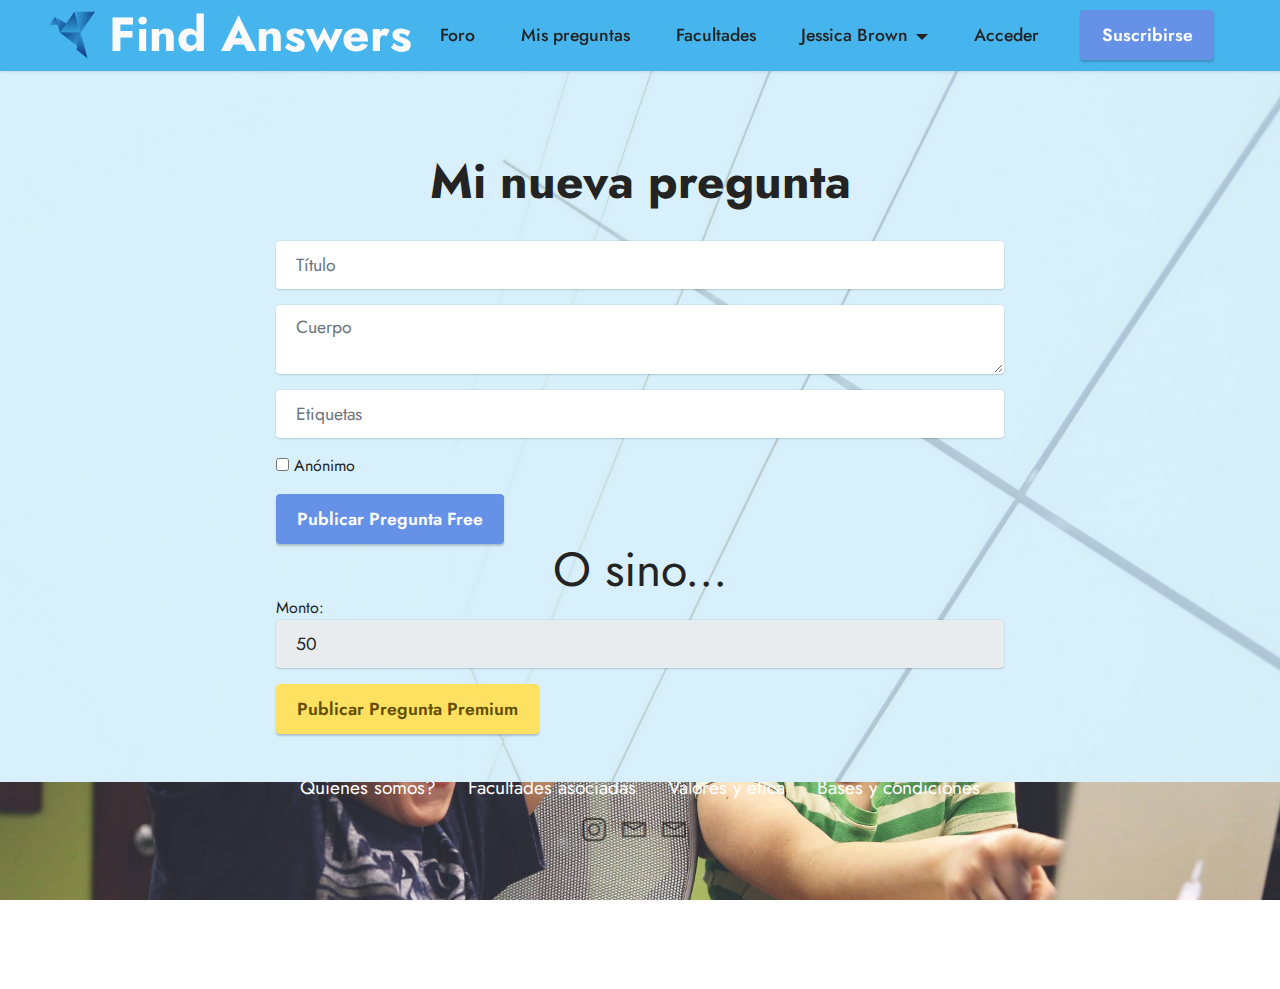
<file: make_question.html>
<!DOCTYPE html>
<html>

<head>
    <!-- Site made with Mobirise Website Builder v5.6.13, https://mobirise.com -->
    <meta charset="UTF-8">
    <meta http-equiv="X-UA-Compatible" content="IE=edge">
    <meta name="generator" content="Mobirise v5.6.13, mobirise.com">
    <meta name="twitter:card" content="summary_large_image" />
    <meta name="twitter:image:src" content="">
    <meta property="og:image" content="">
    <meta name="twitter:title" content="Make Question">
    <meta name="viewport" content="width=device-width, initial-scale=1, minimum-scale=1">
    <link rel="shortcut icon" href="assets/images/mbr-96x96.png" type="image/x-icon">
    <meta name="description" content="">


    <title>Make Question</title>
    <link rel="stylesheet" href="assets/web/assets/mobirise-icons2/mobirise2.css">
    <link rel="stylesheet" href="assets/bootstrap/css/bootstrap.min.css">
    <link rel="stylesheet" href="assets/bootstrap/css/bootstrap-grid.min.css">
    <link rel="stylesheet" href="assets/bootstrap/css/bootstrap-reboot.min.css">
    <link rel="stylesheet" href="assets/animatecss/animate.css">
    <link rel="stylesheet" href="assets/dropdown/css/style.css">
    <link rel="stylesheet" href="assets/socicon/css/styles.css">
    <link rel="stylesheet" href="assets/theme/css/style.css">
    <link rel="preload"
        href="https://fonts.googleapis.com/css?family=Jost:100,200,300,400,500,600,700,800,900,100i,200i,300i,400i,500i,600i,700i,800i,900i&display=swap"
        as="style" onload="this.onload=null;this.rel='stylesheet'">
    <noscript>
        <link rel="stylesheet"
            href="https://fonts.googleapis.com/css?family=Jost:100,200,300,400,500,600,700,800,900,100i,200i,300i,400i,500i,600i,700i,800i,900i&display=swap">
    </noscript>
    <link rel="preload" as="style" href="assets/mobirise/css/mbr-additional.css">
    <link rel="stylesheet" href="assets/mobirise/css/mbr-additional.css" type="text/css">
</head>

<body>

    <section data-bs-version="5.1" class="menu menu1 cid-tmQLyJrIzs" once="menu" id="menu1-1k">


        <nav class="navbar navbar-dropdown navbar-fixed-top navbar-expand-lg">
            <div class="container-fluid">
                <div class="navbar-brand">
                    <span class="navbar-logo">
                        <a href="index.html">
                            <img src="assets/images/mbr-96x96.png" alt="Mobirise Website Builder" style="height: 3rem;">
                        </a>
                    </span>
                    <span class="navbar-caption-wrap"><a class="navbar-caption text-white text-primary display-2"
                            href="index.html">Find Answers</a></span>
                </div>
                <button class="navbar-toggler" type="button" data-toggle="collapse" data-bs-toggle="collapse"
                    data-target="#navbarSupportedContent" data-bs-target="#navbarSupportedContent"
                    aria-controls="navbarNavAltMarkup" aria-expanded="false" aria-label="Toggle navigation">
                    <div class="hamburger">
                        <span></span>
                        <span></span>
                        <span></span>
                        <span></span>
                    </div>
                </button>
                <div class="collapse navbar-collapse" id="navbarSupportedContent">
                    <ul class="navbar-nav nav-dropdown" data-app-modern-menu="true">
                        <li class="nav-item"><a class="nav-link link text-black display-4" href="forum.html"
                                aria-expanded="false">Foro</a></li>
                        <li class="nav-item"><a class="nav-link link text-black display-4" href="questions.html">Mis
                                preguntas</a></li>
                        <li class="nav-item"><a class="nav-link link text-black display-4"
                                href="https://mobiri.se">Facultades</a></li>
                        <li class="nav-item dropdown"><a class="nav-link link dropdown-toggle text-black display-4"
                                href="page3.html" data-toggle="dropdown-submenu" data-bs-toggle="dropdown"
                                data-bs-auto-close="outside" aria-expanded="false">Jessica Brown</a>
                            <div class="dropdown-menu" aria-labelledby="dropdown-149"><a
                                    class="dropdown-item text-black text-primary display-4" href="https://mobiri.se/">Cerrar
                                    Sesión</a><a class="text-black show dropdown-item text-primary display-4"
                                    href="profile.html">Mi Perfil</a></div>
                        </li>
                        <li class="nav-item"><a class="nav-link link text-black display-4"
                                href="https://mobiri.se">Acceder</a></li>
                    </ul>

                    <div class="navbar-buttons mbr-section-btn"><a class="btn btn-primary display-4"
                            href="https://mobiri.se">Suscribirse</a></div>
                </div>
            </div>
        </nav>
    </section>

    <section data-bs-version="5.1" class="form5 cid-tmQLyL10bP" id="form5-1m">

        <div class="mbr-overlay"></div>
        <div class="container">
            <div class="mbr-section-head">
                <h3 class="mbr-section-title mbr-fonts-style align-center mb-0 display-2">
                    <strong>Mi nueva pregunta</strong>
                </h3>

            </div>
            <div class="row justify-content-center mt-4">
                <div class="col-lg-8 mx-auto mbr-form" data-form-type="formoid">
                    <form action="https://mobirise.eu/" method="POST" class="mbr-form form-with-styler"
                        data-form-title="Form Name">
                        <input type="hidden" name="email" data-form-email="true"
                            value="wXtk98kygBh+l7sn0qXTZ58sizEitXwV9gEKp+zcE1IkBdJ5WccA4V7tp1TTYyz2HuAJNZB+i7R06kNcjKhwA/RWSWGu7ksUE50rBuGycbW+OzGL3uMWp7EkBPIfnmZA">
                        <div class="row">
                            <div hidden="hidden" data-form-alert="" class="alert alert-success col-12">Thanks for
                                filling out the form!</div>
                            <div hidden="hidden" data-form-alert-danger="" class="alert alert-danger col-12">
                                Oops...! some problem!
                            </div>
                        </div>
                        <div class="dragArea row">
                            <div class="col-md col-sm-12 form-group mb-3" data-for="name">
                                <input type="text" name="name" placeholder="Título" data-form-field="name"
                                    class="form-control" value="" id="name-form5-1m">
                            </div>

                            <div class="col-12 form-group mb-3" data-for="textarea">
                                <textarea name="textarea" placeholder="Cuerpo" data-form-field="textarea"
                                    class="form-control" id="textarea-form5-1m"></textarea>
                            </div>

                            <div class="col-12 form-group mb-3" data-for="url">
                                <input type="url" name="url" placeholder="Etiquetas" data-form-field="url"
                                    class="form-control" value="" id="url-form5-1m">
                            </div>

                            <div class="col-12 form-group mb-3" data-for="url">

                                <input type="checkbox" name="esAnonimo" placeholder="Ananónimo"
                                    data-form-field="esAnonimo" value="" id="esAnonimo">
                                <label for="esAnonimo">Anónimo</label>
                            </div>

                            <div class="col-lg-12 col-md-12 col-sm-12 align-center ">
                                <button type="submit" class="btn btn-primary display-4">Publicar Pregunta Free</button>
                            </div>

                            <p class="mbr-section-title mbr-fonts-style align-center mb-0 display-2">
                                O sino...
                            </p>

                            <div class="col-12 form-group mb-3" data-for="monto">
                                <label for="monto-form5-1m">Monto:</label>
                                <input type="number" name="monto" placeholder="Monto" data-form-field="monto" readonly
                                    class="form-control" value="50" id="monto-form5-1m">
                            </div>

                            <div class="col-lg-12 col-md-12 col-sm-12 align-center ">
                                <button type="submit" class="btn btn-warning display-4">Publicar Pregunta
                                    Premium</button>
                            </div>
                        </div>
                    </form>
                </div>
            </div>
        </div>
    </section>

    <section data-bs-version="5.1" class="footer3 cid-tmQLyLG9e2 mbr-reveal" once="footers" id="footer3-1n">

        <div class="container-fluid">
            <div class="media-container-row align-center mbr-white">
                <div class="row row-links">
                    <ul class="foot-menu">

                        <li class="foot-menu-item mbr-fonts-style display-7">Quienes somos?</li>
                        <li class="foot-menu-item mbr-fonts-style display-7">Facultades asociadas</li>
                        <li class="foot-menu-item mbr-fonts-style display-7">Valores y etica</li>
                        <li class="foot-menu-item mbr-fonts-style display-7">Bases y condiciones</li>
                    </ul>
                </div>
                <div class="row social-row">
                    <div class="social-list align-right pb-2">

                        <div class="soc-item">
                            <a href="https://twitter.com/mobirise" target="_blank">
                                <span class="mbr-iconfont mbr-iconfont-social socicon-instagram socicon"
                                    style="color: rgb(0, 0, 0); fill: rgb(0, 0, 0);"></span>
                            </a>
                        </div>
                        <div class="soc-item">
                            <a href="https://www.facebook.com/pages/Mobirise/1616226671953247" target="_blank">
                                <span class="mbr-iconfont mbr-iconfont-social mobi-mbri-letter mobi-mbri"
                                    style="color: rgb(0, 0, 0); fill: rgb(0, 0, 0);"></span>
                            </a>
                        </div>
                        <div class="soc-item">
                            <a href="https://www.facebook.com/pages/Mobirise/1616226671953247" target="_blank">
                                <span class="mbr-iconfont mbr-iconfont-social mobi-mbri-letter mobi-mbri"
                                    style="color: rgb(0, 0, 0); fill: rgb(0, 0, 0);"></span>
                            </a>
                        </div>
                    </div>
                </div>
                <div class="row row-copirayt">
                    <p class="mbr-text mb-0 mbr-fonts-style mbr-white align-center display-7">
                        © Copyright 2025 Find Answers. Todos los derechos reservados.
                    </p>
                </div>
            </div>
        </div>
    </section>
    <section class="display-7"
        style="padding: 0;align-items: center;justify-content: center;flex-wrap: wrap;    align-content: center;display: flex;position: relative;height: 4rem;">
        <a href="https://mobiri.se/2893553"
            style="flex: 1 1;height: 4rem;position: absolute;width: 100%;z-index: 1;"><img alt="" style="height: 4rem;"
                src="[data-uri]"></a>
        <p style="margin: 0;text-align: center;" class="display-7"></p><a style="z-index:1"
            href="https://mobirise.com/web-page-maker.html"></a>
    </section>
    <script src="assets/bootstrap/js/bootstrap.bundle.min.js"></script>
    <script src="assets/smoothscroll/smooth-scroll.js"></script>
    <script src="assets/ytplayer/index.js"></script>
    <script src="assets/dropdown/js/navbar-dropdown.js"></script>
    <script src="assets/theme/js/script.js"></script>
    <script src="assets/formoid/formoid.min.js"></script>


    <div id="scrollToTop" class="scrollToTop mbr-arrow-up"><a style="text-align: center;"><i
                class="mbr-arrow-up-icon mbr-arrow-up-icon-cm cm-icon cm-icon-smallarrow-up"></i></a></div>
    <input name="animation" type="hidden">
</body>

</html>
</file>
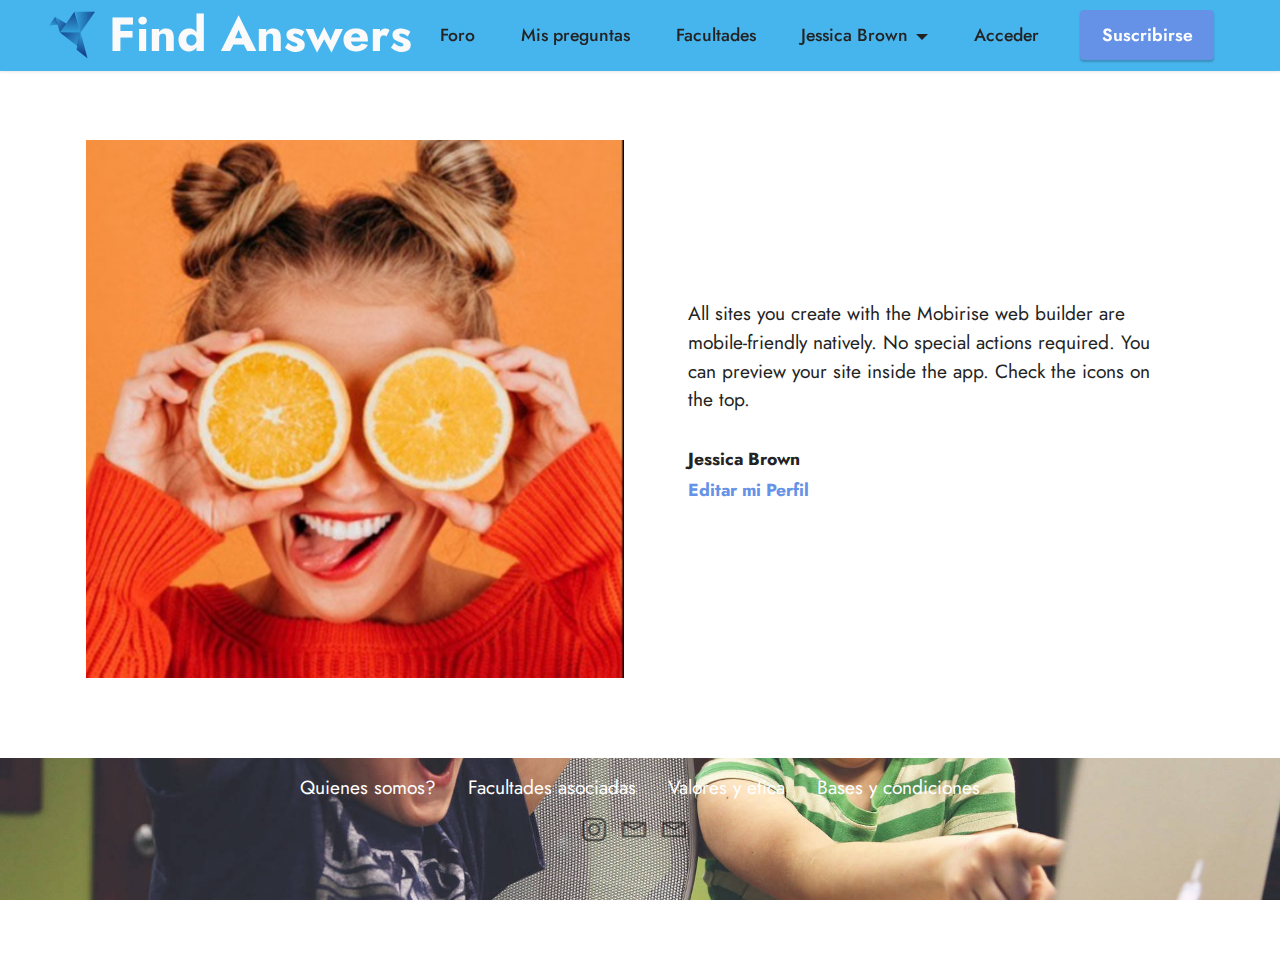
<file: profile.html>
<!DOCTYPE html>
<html>

<head>
    <!-- Site made with Mobirise Website Builder v5.6.13, https://mobirise.com -->
    <meta charset="UTF-8">
    <meta http-equiv="X-UA-Compatible" content="IE=edge">
    <meta name="generator" content="Mobirise v5.6.13, mobirise.com">
    <meta name="twitter:card" content="summary_large_image" />
    <meta name="twitter:image:src" content="">
    <meta property="og:image" content="">
    <meta name="twitter:title" content="Profile">
    <meta name="viewport" content="width=device-width, initial-scale=1, minimum-scale=1">
    <link rel="shortcut icon" href="assets/images/mbr-96x96.png" type="image/x-icon">
    <meta name="description" content="">


    <title>Profile</title>
    <link rel="stylesheet" href="assets/web/assets/mobirise-icons2/mobirise2.css">
    <link rel="stylesheet" href="assets/bootstrap/css/bootstrap.min.css">
    <link rel="stylesheet" href="assets/bootstrap/css/bootstrap-grid.min.css">
    <link rel="stylesheet" href="assets/bootstrap/css/bootstrap-reboot.min.css">
    <link rel="stylesheet" href="assets/animatecss/animate.css">
    <link rel="stylesheet" href="assets/dropdown/css/style.css">
    <link rel="stylesheet" href="assets/socicon/css/styles.css">
    <link rel="stylesheet" href="assets/theme/css/style.css">
    <link rel="preload"
        href="https://fonts.googleapis.com/css?family=Jost:100,200,300,400,500,600,700,800,900,100i,200i,300i,400i,500i,600i,700i,800i,900i&display=swap"
        as="style" onload="this.onload=null;this.rel='stylesheet'">
    <noscript>
        <link rel="stylesheet"
            href="https://fonts.googleapis.com/css?family=Jost:100,200,300,400,500,600,700,800,900,100i,200i,300i,400i,500i,600i,700i,800i,900i&display=swap">
    </noscript>
    <link rel="preload" as="style" href="assets/mobirise/css/mbr-additional.css">
    <link rel="stylesheet" href="assets/mobirise/css/mbr-additional.css" type="text/css">




</head>

<body>

    <section data-bs-version="5.1" class="menu menu1 cid-tmQz6s1Ay0" once="menu" id="menu1-14">


        <nav class="navbar navbar-dropdown navbar-fixed-top navbar-expand-lg">
            <div class="container-fluid">
                <div class="navbar-brand">
                    <span class="navbar-logo">
                        <a href="index.html">
                            <img src="assets/images/mbr-96x96.png" alt="Mobirise Website Builder" style="height: 3rem;">
                        </a>
                    </span>
                    <span class="navbar-caption-wrap"><a class="navbar-caption text-white text-primary display-2"
                            href="index.html">Find Answers</a></span>
                </div>
                <button class="navbar-toggler" type="button" data-toggle="collapse" data-bs-toggle="collapse"
                    data-target="#navbarSupportedContent" data-bs-target="#navbarSupportedContent"
                    aria-controls="navbarNavAltMarkup" aria-expanded="false" aria-label="Toggle navigation">
                    <div class="hamburger">
                        <span></span>
                        <span></span>
                        <span></span>
                        <span></span>
                    </div>
                </button>
                <div class="collapse navbar-collapse" id="navbarSupportedContent">
                    <ul class="navbar-nav nav-dropdown" data-app-modern-menu="true">
                        <li class="nav-item"><a class="nav-link link text-black display-4" href="forum.html"
                                aria-expanded="false">Foro</a></li>
                        <li class="nav-item"><a class="nav-link link text-black display-4" href="questions.html">Mis
                                preguntas</a></li>
                        <li class="nav-item"><a class="nav-link link text-black display-4"
                                href="https://mobiri.se">Facultades</a></li>
                        <li class="nav-item dropdown"><a class="nav-link link dropdown-toggle text-black display-4"
                                href="page3.html" data-toggle="dropdown-submenu" data-bs-toggle="dropdown"
                                data-bs-auto-close="outside" aria-expanded="false">Jessica Brown</a>
                            <div class="dropdown-menu" aria-labelledby="dropdown-149"><a
                                    class="dropdown-item text-black text-primary display-4" href="https://mobiri.se/">Cerrar
                                    Sesión</a><a class="text-black show dropdown-item text-primary display-4"
                                    href="profile.html">Mi Perfil</a></div>
                        </li>
                        <li class="nav-item"><a class="nav-link link text-black display-4"
                                href="https://mobiri.se">Acceder</a></li>
                    </ul>

                    <div class="navbar-buttons mbr-section-btn"><a class="btn btn-primary display-4"
                            href="https://mobiri.se">Suscribirse</a></div>
                </div>
            </div>
        </nav>
    </section>

    <section data-bs-version="5.1" class="testimonials1 cid-tmQAG5Pg7S" id="testimonials1-19">




        <div class="container">

            <div class="row align-items-center">
                <div class="col-12 col-md-6">
                    <div class="image-wrapper">
                        <img src="assets/images/team2-2.jpeg" alt="Mobirise Website Builder">
                    </div>
                </div>
                <div class="col-12 col-md">
                    <div class="text-wrapper">
                        <p class="mbr-text mbr-fonts-style mb-4 display-7">All sites you create with the Mobirise web
                            builder are mobile-friendly natively. No special actions required. You can preview your site
                            inside the app. Check the icons on the top.</p>
                        <p class="name mbr-fonts-style mb-1 display-4">
                            <strong>Jessica Brown</strong>
                        </p>
                        <p class="position mbr-fonts-style display-4">
                            <a href="edit_profile.html"><strong>Editar mi Perfil</strong></a>
                        </p>
                    </div>
                </div>
            </div>
        </div>
    </section>

    <section data-bs-version="5.1" class="footer3 cid-tmQz6xY8hP mbr-reveal" once="footers" id="footer3-18">





        <div class="container-fluid">
            <div class="media-container-row align-center mbr-white">
                <div class="row row-links">
                    <ul class="foot-menu">





                        <li class="foot-menu-item mbr-fonts-style display-7">Quienes somos?</li>
                        <li class="foot-menu-item mbr-fonts-style display-7">Facultades asociadas</li>
                        <li class="foot-menu-item mbr-fonts-style display-7">Valores y etica</li>
                        <li class="foot-menu-item mbr-fonts-style display-7">Bases y condiciones</li>
                    </ul>
                </div>
                <div class="row social-row">
                    <div class="social-list align-right pb-2">






                        <div class="soc-item">
                            <a href="https://twitter.com/mobirise" target="_blank">
                                <span class="mbr-iconfont mbr-iconfont-social socicon-instagram socicon"
                                    style="color: rgb(0, 0, 0); fill: rgb(0, 0, 0);"></span>
                            </a>
                        </div>
                        <div class="soc-item">
                            <a href="https://www.facebook.com/pages/Mobirise/1616226671953247" target="_blank">
                                <span class="mbr-iconfont mbr-iconfont-social mobi-mbri-letter mobi-mbri"
                                    style="color: rgb(0, 0, 0); fill: rgb(0, 0, 0);"></span>
                            </a>
                        </div>
                        <div class="soc-item">
                            <a href="https://www.facebook.com/pages/Mobirise/1616226671953247" target="_blank">
                                <span class="mbr-iconfont mbr-iconfont-social mobi-mbri-letter mobi-mbri"
                                    style="color: rgb(0, 0, 0); fill: rgb(0, 0, 0);"></span>
                            </a>
                        </div>
                    </div>
                </div>
                <div class="row row-copirayt">
                    <p class="mbr-text mb-0 mbr-fonts-style mbr-white align-center display-7">
                        © Copyright 2025 Find Answers. Todos los derechos reservados.
                    </p>
                </div>
            </div>
        </div>
    </section>
    <section class="display-7"
        style="padding: 0;align-items: center;justify-content: center;flex-wrap: wrap;    align-content: center;display: flex;position: relative;height: 4rem;">
        <a href="https://mobiri.se/2893553"
            style="flex: 1 1;height: 4rem;position: absolute;width: 100%;z-index: 1;"><img alt="" style="height: 4rem;"
                src="[data-uri]"></a>
        <p style="margin: 0;text-align: center;" class="display-7"></p><a style="z-index:1"
            href="https://mobirise.com/web-page-maker.html"></a>
    </section>
    <script src="assets/bootstrap/js/bootstrap.bundle.min.js"></script>
    <script src="assets/smoothscroll/smooth-scroll.js"></script>
    <script src="assets/ytplayer/index.js"></script>
    <script src="assets/dropdown/js/navbar-dropdown.js"></script>
    <script src="assets/theme/js/script.js"></script>


    <div id="scrollToTop" class="scrollToTop mbr-arrow-up"><a style="text-align: center;"><i
                class="mbr-arrow-up-icon mbr-arrow-up-icon-cm cm-icon cm-icon-smallarrow-up"></i></a></div>
    <input name="animation" type="hidden">
</body>

</html>
</file>
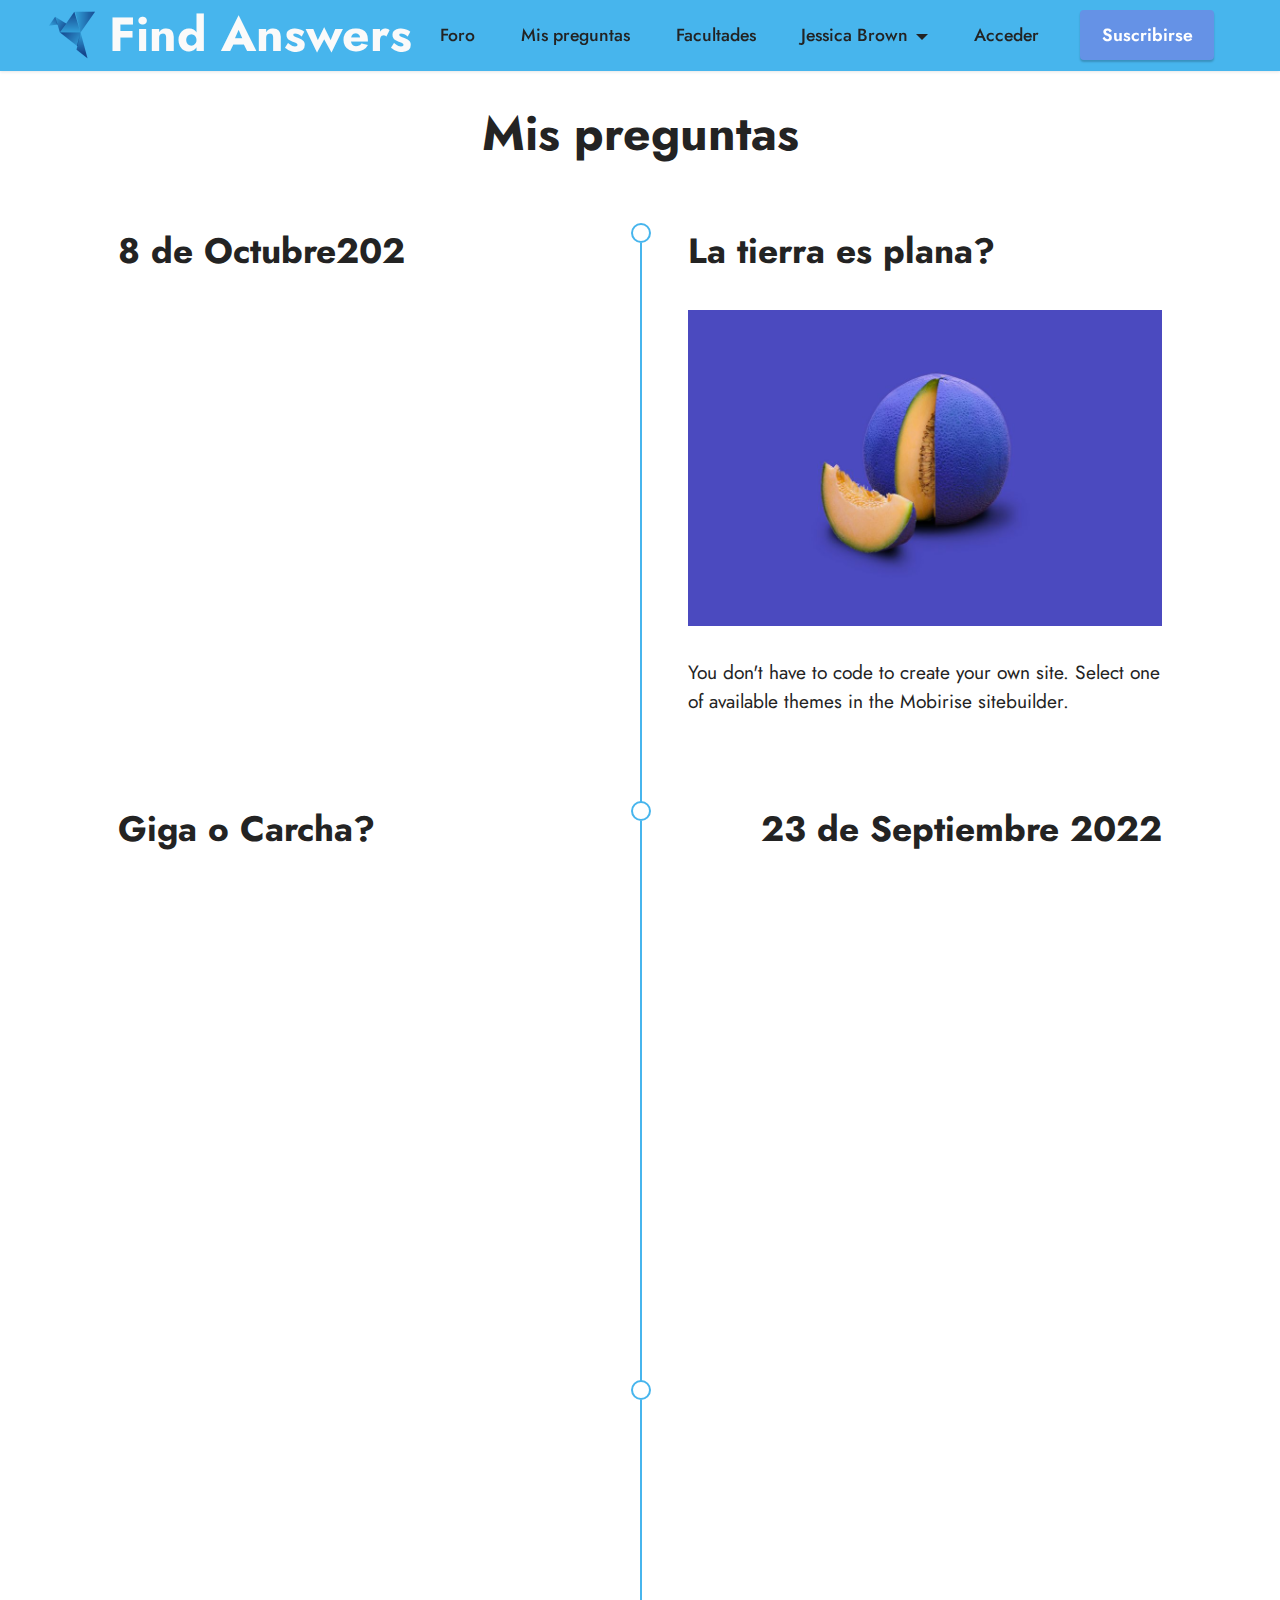
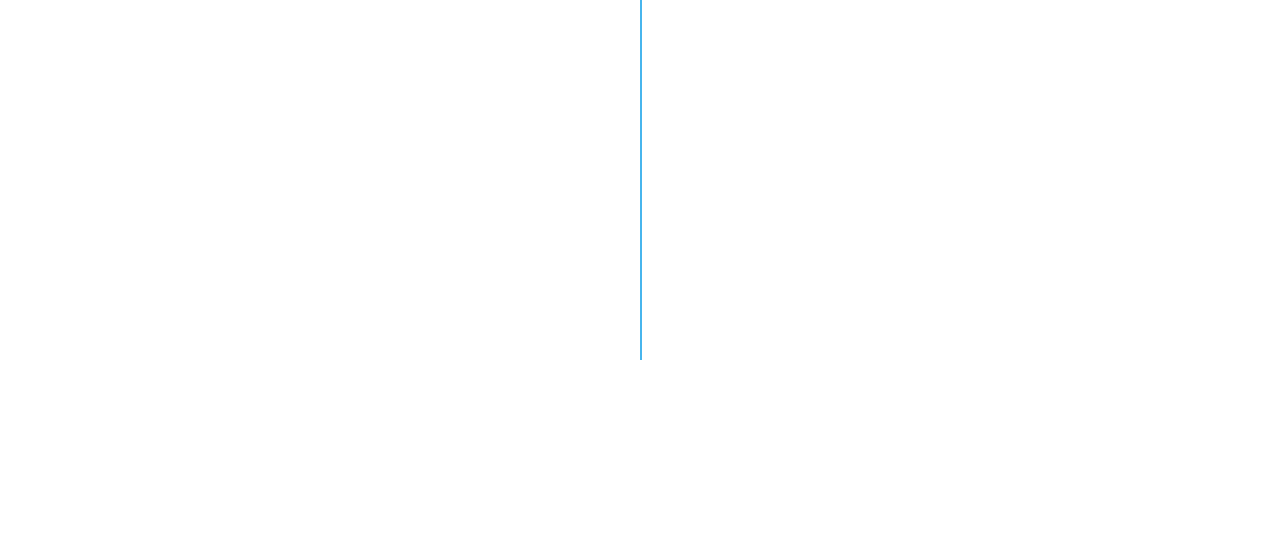
<file: questions.html>
<!DOCTYPE html>
<html>

<head>
    <!-- Site made with Mobirise Website Builder v5.6.13, https://mobirise.com -->
    <meta charset="UTF-8">
    <meta http-equiv="X-UA-Compatible" content="IE=edge">
    <meta name="generator" content="Mobirise v5.6.13, mobirise.com">
    <meta name="twitter:card" content="summary_large_image" />
    <meta name="twitter:image:src" content="">
    <meta property="og:image" content="">
    <meta name="twitter:title" content="My Questions">
    <meta name="viewport" content="width=device-width, initial-scale=1, minimum-scale=1">
    <link rel="shortcut icon" href="assets/images/mbr-96x96.png" type="image/x-icon">
    <meta name="description" content="">


    <title>My Questions</title>
    <link rel="stylesheet" href="assets/web/assets/mobirise-icons2/mobirise2.css">
    <link rel="stylesheet" href="assets/bootstrap/css/bootstrap.min.css">
    <link rel="stylesheet" href="assets/bootstrap/css/bootstrap-grid.min.css">
    <link rel="stylesheet" href="assets/bootstrap/css/bootstrap-reboot.min.css">
    <link rel="stylesheet" href="assets/animatecss/animate.css">
    <link rel="stylesheet" href="assets/dropdown/css/style.css">
    <link rel="stylesheet" href="assets/socicon/css/styles.css">
    <link rel="stylesheet" href="assets/theme/css/style.css">
    <link rel="preload"
        href="https://fonts.googleapis.com/css?family=Jost:100,200,300,400,500,600,700,800,900,100i,200i,300i,400i,500i,600i,700i,800i,900i&display=swap"
        as="style" onload="this.onload=null;this.rel='stylesheet'">
    <noscript>
        <link rel="stylesheet"
            href="https://fonts.googleapis.com/css?family=Jost:100,200,300,400,500,600,700,800,900,100i,200i,300i,400i,500i,600i,700i,800i,900i&display=swap">
    </noscript>
    <link rel="preload" as="style" href="assets/mobirise/css/mbr-additional.css">
    <link rel="stylesheet" href="assets/mobirise/css/mbr-additional.css" type="text/css">




</head>

<body>

    <section data-bs-version="5.1" class="menu menu1 cid-tmPbwQa6B8" once="menu" id="menu1-t">


        <nav class="navbar navbar-dropdown navbar-fixed-top navbar-expand-lg">
            <div class="container-fluid">
                <div class="navbar-brand">
                    <span class="navbar-logo">
                        <a href="index.html">
                            <img src="assets/images/mbr-96x96.png" alt="Mobirise Website Builder" style="height: 3rem;">
                        </a>
                    </span>
                    <span class="navbar-caption-wrap"><a class="navbar-caption text-white text-primary display-2"
                            href="index.html">Find Answers</a></span>
                </div>
                <button class="navbar-toggler" type="button" data-toggle="collapse" data-bs-toggle="collapse"
                    data-target="#navbarSupportedContent" data-bs-target="#navbarSupportedContent"
                    aria-controls="navbarNavAltMarkup" aria-expanded="false" aria-label="Toggle navigation">
                    <div class="hamburger">
                        <span></span>
                        <span></span>
                        <span></span>
                        <span></span>
                    </div>
                </button>
                <div class="collapse navbar-collapse" id="navbarSupportedContent">
                    <ul class="navbar-nav nav-dropdown" data-app-modern-menu="true">
                        <li class="nav-item"><a class="nav-link link text-black display-4" href="forum.html"
                                aria-expanded="false">Foro</a></li>
                        <li class="nav-item"><a class="nav-link link text-black display-4" href="questions.html">Mis
                                preguntas</a></li>
                        <li class="nav-item"><a class="nav-link link text-black display-4"
                                href="https://mobiri.se">Facultades</a></li>
                        <li class="nav-item dropdown"><a class="nav-link link dropdown-toggle text-black display-4"
                                href="page3.html" data-toggle="dropdown-submenu" data-bs-toggle="dropdown"
                                data-bs-auto-close="outside" aria-expanded="false">Jessica Brown</a>
                            <div class="dropdown-menu" aria-labelledby="dropdown-149"><a
                                    class="dropdown-item text-black text-primary display-4" href="https://mobiri.se/">Cerrar
                                    Sesión</a><a class="text-black show dropdown-item text-primary display-4"
                                    href="profile.html">Mi Perfil</a></div>
                        </li>
                        <li class="nav-item"><a class="nav-link link text-black display-4"
                                href="https://mobiri.se">Acceder</a></li>
                    </ul>

                    <div class="navbar-buttons mbr-section-btn"><a class="btn btn-primary display-4"
                            href="https://mobiri.se">Suscribirse</a></div>
                </div>
            </div>
        </nav>
    </section>

    <section data-bs-version="5.1" class="timeline1 cid-tmPEHcZzLX" id="timeline1-z">




        <div class="timelines-container container" mbri-timelines="">
            <div class="mbr-section-head">
                <h3 class="mbr-section-title mbr-fonts-style align-center mb-0 display-2">
                    <strong>Mis preguntas</strong>
                </h3>

            </div>
            <div class="row timeline-element mb-2 mt-4">
                <div class="timeline-date col-12 col-md-6">
                    <div class="timeline-date-wrapper">
                        <p class="mbr-timeline-date mbr-fonts-style display-5"><strong>8 de Octubre202</strong></p>
                    </div>
                </div>
                <span class="iconBackground"></span>
                <div class="col-12 col-md-6">
                    <div class="timeline-text-wrapper">
                        <h4 class="mbr-timeline-title mbr-fonts-style mb-4 display-5"><strong>La tierra es
                                plana?</strong></h4>
                        <div class="image-wrapper mb-4">
                            <img src="assets/images/features1.jpg" alt="Mobirise Website Builder" title="">
                        </div>
                        <p class="mbr-text mbr-fonts-style display-7">
                            You don't have to code to create your own site. Select one of available themes in the
                            Mobirise
                            sitebuilder.
                        </p>
                    </div>
                </div>
            </div>
            <div class="row timeline-element mb-2">
                <div class="col-12 col-md-6">
                    <div class="timeline-text-wrapper">
                        <h4 class="mbr-timeline-title mbr-fonts-style mb-4 display-5"><strong>Giga o Carcha?</strong>
                        </h4>
                        <div class="image-wrapper mb-4">
                            <img src="assets/images/features2.jpg" alt="Mobirise Website Builder" title="">
                        </div>
                        <p class="mbr-text mbr-fonts-style display-7">
                            All sites you create with the Mobirise web builder are mobile-friendly natively. No special
                            actions required.
                        </p>
                    </div>
                </div>
                <span class="iconBackground"></span>
                <div class="timeline-date col-12 col-md-6">
                    <div class="timeline-date-wrapper">
                        <p class="mbr-timeline-date mbr-fonts-style display-5">
                            <strong>23 de Septiembre 2022</strong>
                        </p>
                    </div>
                </div>
            </div>
            <div class="row timeline-element mb-2">
                <div class="timeline-date col-12 col-md-6">
                    <div class="timeline-date-wrapper">
                        <p class="mbr-timeline-date mbr-fonts-style display-5">
                            <strong>14 de Junio 2022</strong>
                        </p>
                    </div>
                </div>
                <span class="iconBackground"></span>
                <div class="col-12 col-md-6">
                    <div class="timeline-text-wrapper">
                        <h4 class="mbr-timeline-title mbr-fonts-style mb-4 display-5"><strong>Banana</strong></h4>
                        <div class="image-wrapper mb-4">
                            <img src="assets/images/features3.jpg" alt="Mobirise Website Builder" title="">
                        </div>
                        <p class="mbr-text mbr-fonts-style display-7">
                            Select the theme that suits you. Each theme in the Mobirise site builder contains a set of
                            unique blocks.
                        </p>
                    </div>
                </div>
            </div>









        </div>
    </section>

    <section data-bs-version="5.1" class="footer3 cid-tmPf6q80z8 mbr-reveal" once="footers" id="footer3-u">





        <div class="container-fluid">
            <div class="media-container-row align-center mbr-white">
                <div class="row row-links">
                    <ul class="foot-menu">





                        <li class="foot-menu-item mbr-fonts-style display-7">Quienes somos?</li>
                        <li class="foot-menu-item mbr-fonts-style display-7">Facultades asociadas</li>
                        <li class="foot-menu-item mbr-fonts-style display-7">Valores y etica</li>
                        <li class="foot-menu-item mbr-fonts-style display-7">Bases y condiciones</li>
                    </ul>
                </div>
                <div class="row social-row">
                    <div class="social-list align-right pb-2">






                        <div class="soc-item">
                            <a href="https://twitter.com/mobirise" target="_blank">
                                <span class="mbr-iconfont mbr-iconfont-social socicon-instagram socicon"
                                    style="color: rgb(0, 0, 0); fill: rgb(0, 0, 0);"></span>
                            </a>
                        </div>
                        <div class="soc-item">
                            <a href="https://www.facebook.com/pages/Mobirise/1616226671953247" target="_blank">
                                <span class="mbr-iconfont mbr-iconfont-social mobi-mbri-letter mobi-mbri"
                                    style="color: rgb(0, 0, 0); fill: rgb(0, 0, 0);"></span>
                            </a>
                        </div>
                        <div class="soc-item">
                            <a href="https://www.facebook.com/pages/Mobirise/1616226671953247" target="_blank">
                                <span class="mbr-iconfont mbr-iconfont-social mobi-mbri-letter mobi-mbri"
                                    style="color: rgb(0, 0, 0); fill: rgb(0, 0, 0);"></span>
                            </a>
                        </div>
                    </div>
                </div>
                <div class="row row-copirayt">
                    <p class="mbr-text mb-0 mbr-fonts-style mbr-white align-center display-7">
                        © Copyright 2025 Find Answers. Todos los derechos reservados.
                    </p>
                </div>
            </div>
        </div>
    </section>
    <section class="display-7"
        style="padding: 0;align-items: center;justify-content: center;flex-wrap: wrap;    align-content: center;display: flex;position: relative;height: 4rem;">
        <a href="https://mobiri.se/2893553"
            style="flex: 1 1;height: 4rem;position: absolute;width: 100%;z-index: 1;"><img alt="" style="height: 4rem;"
                src="[data-uri]"></a>
        <p style="margin: 0;text-align: center;" class="display-7"></p><a style="z-index:1"
            href="https://mobirise.com/website-design-software.html"></a>
    </section>
    <script src="assets/bootstrap/js/bootstrap.bundle.min.js"></script>
    <script src="assets/smoothscroll/smooth-scroll.js"></script>
    <script src="assets/ytplayer/index.js"></script>
    <script src="assets/dropdown/js/navbar-dropdown.js"></script>
    <script src="assets/theme/js/script.js"></script>


    <div id="scrollToTop" class="scrollToTop mbr-arrow-up"><a style="text-align: center;"><i
                class="mbr-arrow-up-icon mbr-arrow-up-icon-cm cm-icon cm-icon-smallarrow-up"></i></a></div>
    <input name="animation" type="hidden">
</body>

</html>
</file>
<file: assets/web/assets/mobirise-icons2/mobirise2.css>
@font-face {
  font-family: 'Moririse2';
  font-display: swap;
  src:  url('mobirise2.eot?f2bix4');
  src:  url('mobirise2.eot?f2bix4#iefix') format('embedded-opentype'),
    url('mobirise2.ttf?f2bix4') format('truetype'),
    url('mobirise2.woff?f2bix4') format('woff'),
    url('mobirise2.svg?f2bix4#mobirise2') format('svg');
  font-weight: normal;
  font-style: normal;
}

[class^="mobi-"], [class*=" mobi-"] {
  /* use !important to prevent issues with browser extensions that change fonts */
  font-family: 'Moririse2' !important;
  speak: none;
  font-style: normal;
  font-weight: normal;
  font-variant: normal;
  text-transform: none;
  line-height: 1;

  /* Better Font Rendering =========== */
  -webkit-font-smoothing: antialiased;
  -moz-osx-font-smoothing: grayscale;
}

.mobi-mbri-add-submenu:before {
  content: "\e900";
}
.mobi-mbri-alert:before {
  content: "\e901";
}
.mobi-mbri-align-center:before {
  content: "\e902";
}
.mobi-mbri-align-justify:before {
  content: "\e903";
}
.mobi-mbri-align-left:before {
  content: "\e904";
}
.mobi-mbri-align-right:before {
  content: "\e905";
}
.mobi-mbri-android:before {
  content: "\e906";
}
.mobi-mbri-apple:before {
  content: "\e907";
}
.mobi-mbri-arrow-down:before {
  content: "\e908";
}
.mobi-mbri-arrow-next:before {
  content: "\e909";
}
.mobi-mbri-arrow-prev:before {
  content: "\e90a";
}
.mobi-mbri-arrow-up:before {
  content: "\e90b";
}
.mobi-mbri-bold:before {
  content: "\e90c";
}
.mobi-mbri-bookmark:before {
  content: "\e90d";
}
.mobi-mbri-bootstrap:before {
  content: "\e90e";
}
.mobi-mbri-briefcase:before {
  content: "\e90f";
}
.mobi-mbri-browse:before {
  content: "\e910";
}
.mobi-mbri-bulleted-list:before {
  content: "\e911";
}
.mobi-mbri-calendar:before {
  content: "\e912";
}
.mobi-mbri-camera:before {
  content: "\e913";
}
.mobi-mbri-cart-add:before {
  content: "\e914";
}
.mobi-mbri-cart-full:before {
  content: "\e915";
}
.mobi-mbri-cash:before {
  content: "\e916";
}
.mobi-mbri-change-style:before {
  content: "\e917";
}
.mobi-mbri-chat:before {
  content: "\e918";
}
.mobi-mbri-clock:before {
  content: "\e919";
}
.mobi-mbri-close:before {
  content: "\e91a";
}
.mobi-mbri-cloud:before {
  content: "\e91b";
}
.mobi-mbri-code:before {
  content: "\e91c";
}
.mobi-mbri-contact-form:before {
  content: "\e91d";
}
.mobi-mbri-credit-card:before {
  content: "\e91e";
}
.mobi-mbri-cursor-click:before {
  content: "\e91f";
}
.mobi-mbri-cust-feedback:before {
  content: "\e920";
}
.mobi-mbri-database:before {
  content: "\e921";
}
.mobi-mbri-delivery:before {
  content: "\e922";
}
.mobi-mbri-desktop:before {
  content: "\e923";
}
.mobi-mbri-devices:before {
  content: "\e924";
}
.mobi-mbri-down:before {
  content: "\e925";
}
.mobi-mbri-download-2:before {
  content: "\e926";
}
.mobi-mbri-download:before {
  content: "\e927";
}
.mobi-mbri-drag-n-drop-2:before {
  content: "\e928";
}
.mobi-mbri-drag-n-drop:before {
  content: "\e929";
}
.mobi-mbri-edit-2:before {
  content: "\e92a";
}
.mobi-mbri-edit:before {
  content: "\e92b";
}
.mobi-mbri-error:before {
  content: "\e92c";
}
.mobi-mbri-extension:before {
  content: "\e92d";
}
.mobi-mbri-features:before {
  content: "\e92e";
}
.mobi-mbri-file:before {
  content: "\e92f";
}
.mobi-mbri-flag:before {
  content: "\e930";
}
.mobi-mbri-folder:before {
  content: "\e931";
}
.mobi-mbri-gift:before {
  content: "\e932";
}
.mobi-mbri-github:before {
  content: "\e933";
}
.mobi-mbri-globe-2:before {
  content: "\e934";
}
.mobi-mbri-globe:before {
  content: "\e935";
}
.mobi-mbri-growing-chart:before {
  content: "\e936";
}
.mobi-mbri-hearth:before {
  content: "\e937";
}
.mobi-mbri-help:before {
  content: "\e938";
}
.mobi-mbri-home:before {
  content: "\e939";
}
.mobi-mbri-hot-cup:before {
  content: "\e93a";
}
.mobi-mbri-idea:before {
  content: "\e93b";
}
.mobi-mbri-image-gallery:before {
  content: "\e93c";
}
.mobi-mbri-image-slider:before {
  content: "\e93d";
}
.mobi-mbri-info:before {
  content: "\e93e";
}
.mobi-mbri-italic:before {
  content: "\e93f";
}
.mobi-mbri-key:before {
  content: "\e940";
}
.mobi-mbri-laptop:before {
  content: "\e941";
}
.mobi-mbri-layers:before {
  content: "\e942";
}
.mobi-mbri-left-right:before {
  content: "\e943";
}
.mobi-mbri-left:before {
  content: "\e944";
}
.mobi-mbri-letter:before {
  content: "\e945";
}
.mobi-mbri-like:before {
  content: "\e946";
}
.mobi-mbri-link:before {
  content: "\e947";
}
.mobi-mbri-lock:before {
  content: "\e948";
}
.mobi-mbri-login:before {
  content: "\e949";
}
.mobi-mbri-logout:before {
  content: "\e94a";
}
.mobi-mbri-magic-stick:before {
  content: "\e94b";
}
.mobi-mbri-map-pin:before {
  content: "\e94c";
}
.mobi-mbri-menu:before {
  content: "\e94d";
}
.mobi-mbri-mobile-2:before {
  content: "\e94e";
}
.mobi-mbri-mobile-horizontal:before {
  content: "\e94f";
}
.mobi-mbri-mobile:before {
  content: "\e950";
}
.mobi-mbri-mobirise:before {
  content: "\e951";
}
.mobi-mbri-more-horizontal:before {
  content: "\e952";
}
.mobi-mbri-more-vertical:before {
  content: "\e953";
}
.mobi-mbri-music:before {
  content: "\e954";
}
.mobi-mbri-new-file:before {
  content: "\e955";
}
.mobi-mbri-numbered-list:before {
  content: "\e956";
}
.mobi-mbri-opened-folder:before {
  content: "\e957";
}
.mobi-mbri-pages:before {
  content: "\e958";
}
.mobi-mbri-paper-plane:before {
  content: "\e959";
}
.mobi-mbri-paperclip:before {
  content: "\e95a";
}
.mobi-mbri-phone:before {
  content: "\e95b";
}
.mobi-mbri-photo:before {
  content: "\e95c";
}
.mobi-mbri-photos:before {
  content: "\e95d";
}
.mobi-mbri-pin:before {
  content: "\e95e";
}
.mobi-mbri-play:before {
  content: "\e95f";
}
.mobi-mbri-plus:before {
  content: "\e960";
}
.mobi-mbri-preview:before {
  content: "\e961";
}
.mobi-mbri-print:before {
  content: "\e962";
}
.mobi-mbri-protect:before {
  content: "\e963";
}
.mobi-mbri-question:before {
  content: "\e964";
}
.mobi-mbri-quote-left:before {
  content: "\e965";
}
.mobi-mbri-quote-right:before {
  content: "\e966";
}
.mobi-mbri-redo:before {
  content: "\e967";
}
.mobi-mbri-refresh:before {
  content: "\e968";
}
.mobi-mbri-responsive-2:before {
  content: "\e969";
}
.mobi-mbri-responsive:before {
  content: "\e96a";
}
.mobi-mbri-right:before {
  content: "\e96b";
}
.mobi-mbri-rocket:before {
  content: "\e96c";
}
.mobi-mbri-sad-face:before {
  content: "\e96d";
}
.mobi-mbri-sale:before {
  content: "\e96e";
}
.mobi-mbri-save:before {
  content: "\e96f";
}
.mobi-mbri-search:before {
  content: "\e970";
}
.mobi-mbri-setting-2:before {
  content: "\e971";
}
.mobi-mbri-setting-3:before {
  content: "\e972";
}
.mobi-mbri-setting:before {
  content: "\e973";
}
.mobi-mbri-share:before {
  content: "\e974";
}
.mobi-mbri-shopping-bag:before {
  content: "\e975";
}
.mobi-mbri-shopping-basket:before {
  content: "\e976";
}
.mobi-mbri-shopping-cart:before {
  content: "\e977";
}
.mobi-mbri-sites:before {
  content: "\e978";
}
.mobi-mbri-smile-face:before {
  content: "\e979";
}
.mobi-mbri-speed:before {
  content: "\e97a";
}
.mobi-mbri-star:before {
  content: "\e97b";
}
.mobi-mbri-success:before {
  content: "\e97c";
}
.mobi-mbri-sun:before {
  content: "\e97d";
}
.mobi-mbri-sun2:before {
  content: "\e97e";
}
.mobi-mbri-tablet-vertical:before {
  content: "\e97f";
}
.mobi-mbri-tablet:before {
  content: "\e980";
}
.mobi-mbri-target:before {
  content: "\e981";
}
.mobi-mbri-timer:before {
  content: "\e982";
}
.mobi-mbri-to-ftp:before {
  content: "\e983";
}
.mobi-mbri-to-local-drive:before {
  content: "\e984";
}
.mobi-mbri-touch-swipe:before {
  content: "\e985";
}
.mobi-mbri-touch:before {
  content: "\e986";
}
.mobi-mbri-trash:before {
  content: "\e987";
}
.mobi-mbri-underline:before {
  content: "\e988";
}
.mobi-mbri-undo:before {
  content: "\e989";
}
.mobi-mbri-unlink:before {
  content: "\e98a";
}
.mobi-mbri-unlock:before {
  content: "\e98b";
}
.mobi-mbri-up-down:before {
  content: "\e98c";
}
.mobi-mbri-up:before {
  content: "\e98d";
}
.mobi-mbri-update:before {
  content: "\e98e";
}
.mobi-mbri-upload-2:before {
  content: "\e98f";
}
.mobi-mbri-upload:before {
  content: "\e990";
}
.mobi-mbri-user-2:before {
  content: "\e991";
}
.mobi-mbri-user:before {
  content: "\e992";
}
.mobi-mbri-users:before {
  content: "\e993";
}
.mobi-mbri-video-play:before {
  content: "\e994";
}
.mobi-mbri-video:before {
  content: "\e995";
}
.mobi-mbri-watch:before {
  content: "\e996";
}
.mobi-mbri-website-theme-2:before {
  content: "\e997";
}
.mobi-mbri-website-theme:before {
  content: "\e998";
}
.mobi-mbri-wifi:before {
  content: "\e999";
}
.mobi-mbri-windows:before {
  content: "\e99a";
}
.mobi-mbri-zoom-in:before {
  content: "\e99b";
}
.mobi-mbri-zoom-out:before {
  content: "\e99c";
}
</file>
<file: assets/parallax/jarallax.css>
.jarallax {
    position: relative;
    z-index: 0;
}
.jarallax > .jarallax-img {
    position: absolute;
    object-fit: cover;
    /* support for plugin https://github.com/bfred-it/object-fit-images */
    font-family: 'object-fit: cover;';
    top: 0;
    left: 0;
    width: 100%;
    height: 100%;
    z-index: -1;
}
</file>
<file: assets/dropdown/css/style.css>
.navbar-dropdown {
  left: 0;
  padding: 0;
  position: absolute;
  right: 0;
  top: 0;
  transition: all 0.45s ease;
  z-index: 1030;
  background: #282828; }
  .navbar-dropdown .navbar-logo {
    margin-right: 0.8rem;
    transition: margin 0.3s ease-in-out;
    vertical-align: middle; }
    .navbar-dropdown .navbar-logo img {
      height: 3.125rem;
      transition: all 0.3s ease-in-out; }
    .navbar-dropdown .navbar-logo.mbr-iconfont {
      font-size: 3.125rem;
      line-height: 3.125rem; }
  .navbar-dropdown .navbar-caption {
    font-weight: 700;
    white-space: normal;
    vertical-align: -4px;
    line-height: 3.125rem !important; }
    .navbar-dropdown .navbar-caption, .navbar-dropdown .navbar-caption:hover {
      color: inherit;
      text-decoration: none; }
  .navbar-dropdown .mbr-iconfont + .navbar-caption {
    vertical-align: -1px; }
  .navbar-dropdown.navbar-fixed-top {
    position: fixed; }
  .navbar-dropdown .navbar-brand span {
    vertical-align: -4px; }
  .navbar-dropdown.bg-color.transparent {
    background: none; }
  .navbar-dropdown.navbar-short .navbar-brand {
    padding: 0.625rem 0; }
    .navbar-dropdown.navbar-short .navbar-brand span {
      vertical-align: -1px; }
  .navbar-dropdown.navbar-short .navbar-caption {
    line-height: 2.375rem !important;
    vertical-align: -2px; }
  .navbar-dropdown.navbar-short .navbar-logo {
    margin-right: 0.5rem; }
    .navbar-dropdown.navbar-short .navbar-logo img {
      height: 2.375rem; }
    .navbar-dropdown.navbar-short .navbar-logo.mbr-iconfont {
      font-size: 2.375rem;
      line-height: 2.375rem; }
  .navbar-dropdown.navbar-short .mbr-table-cell {
    height: 3.625rem; }
  .navbar-dropdown .navbar-close {
    left: 0.6875rem;
    position: fixed;
    top: 0.75rem;
    z-index: 1000; }
  .navbar-dropdown .hamburger-icon {
    content: "";
    display: inline-block;
    vertical-align: middle;
    width: 16px;
    -webkit-box-shadow: 0 -6px 0 1px #282828,0 0 0 1px #282828,0 6px 0 1px #282828;
    -moz-box-shadow: 0 -6px 0 1px #282828,0 0 0 1px #282828,0 6px 0 1px #282828;
    box-shadow: 0 -6px 0 1px #282828,0 0 0 1px #282828,0 6px 0 1px #282828; }

.dropdown-menu .dropdown-toggle[data-toggle="dropdown-submenu"]::after {
  border-bottom: 0.35em solid transparent;
  border-left: 0.35em solid;
  border-right: 0;
  border-top: 0.35em solid transparent;
  margin-left: 0.3rem; }

.dropdown-menu .dropdown-item:focus {
  outline: 0; }

.nav-dropdown {
  font-size: 0.75rem;
  font-weight: 500;
  height: auto !important; }
  .nav-dropdown .nav-btn {
    padding-left: 1rem; }
  .nav-dropdown .link {
    margin: .667em 1.667em;
    font-weight: 500;
    padding: 0;
    transition: color .2s ease-in-out; }
    .nav-dropdown .link.dropdown-toggle {
      margin-right: 2.583em; }
      .nav-dropdown .link.dropdown-toggle::after {
        margin-left: .25rem;
        border-top: 0.35em solid;
        border-right: 0.35em solid transparent;
        border-left: 0.35em solid transparent;
        border-bottom: 0; }
      .nav-dropdown .link.dropdown-toggle[aria-expanded="true"] {
        margin: 0;
        padding: 0.667em 3.263em  0.667em 1.667em; }
  .nav-dropdown .link::after,
  .nav-dropdown .dropdown-item::after {
    color: inherit; }
  .nav-dropdown .btn {
    font-size: 0.75rem;
    font-weight: 700;
    letter-spacing: 0;
    margin-bottom: 0;
    padding-left: 1.25rem;
    padding-right: 1.25rem; }
  .nav-dropdown .dropdown-menu {
    border-radius: 0;
    border: 0;
    left: 0;
    margin: 0;
    padding-bottom: 1.25rem;
    padding-top: 1.25rem;
    position: relative; }
  .nav-dropdown .dropdown-submenu {
    margin-left: 0.125rem;
    top: 0; }
  .nav-dropdown .dropdown-item {
    font-weight: 500;
    line-height: 2;
    padding: 0.3846em 4.615em 0.3846em 1.5385em;
    position: relative;
    transition: color .2s ease-in-out, background-color .2s ease-in-out; }
    .nav-dropdown .dropdown-item::after {
      margin-top: -0.3077em;
      position: absolute;
      right: 1.1538em;
      top: 50%; }
    .nav-dropdown .dropdown-item:focus, .nav-dropdown .dropdown-item:hover {
      background: none; }

@media (max-width: 767px) {
  .nav-dropdown.navbar-toggleable-sm {
    bottom: 0;
    display: none;
    left: 0;
    overflow-x: hidden;
    position: fixed;
    top: 0;
    transform: translateX(-100%);
    -ms-transform: translateX(-100%);
    -webkit-transform: translateX(-100%);
    width: 18.75rem;
    z-index: 999; } }
.nav-dropdown.navbar-toggleable-xl {
  bottom: 0;
  display: none;
  left: 0;
  overflow-x: hidden;
  position: fixed;
  top: 0;
  transform: translateX(-100%);
  -ms-transform: translateX(-100%);
  -webkit-transform: translateX(-100%);
  width: 18.75rem;
  z-index: 999; }

.nav-dropdown-sm {
  display: block !important;
  overflow-x: hidden;
  overflow: auto;
  padding-top: 3.875rem; }
  .nav-dropdown-sm::after {
    content: "";
    display: block;
    height: 3rem;
    width: 100%; }
  .nav-dropdown-sm.collapse.in ~ .navbar-close {
    display: block !important; }
  .nav-dropdown-sm.collapsing, .nav-dropdown-sm.collapse.in {
    transform: translateX(0);
    -ms-transform: translateX(0);
    -webkit-transform: translateX(0);
    transition: all 0.25s ease-out;
    -webkit-transition: all 0.25s ease-out;
    background: #282828; }
  .nav-dropdown-sm.collapsing[aria-expanded="false"] {
    transform: translateX(-100%);
    -ms-transform: translateX(-100%);
    -webkit-transform: translateX(-100%); }
  .nav-dropdown-sm .nav-item {
    display: block;
    margin-left: 0 !important;
    padding-left: 0; }
  .nav-dropdown-sm .link,
  .nav-dropdown-sm .dropdown-item {
    border-top: 1px dotted rgba(255, 255, 255, 0.1);
    font-size: 0.8125rem;
    line-height: 1.6;
    margin: 0 !important;
    padding: 0.875rem 2.4rem 0.875rem 1.5625rem !important;
    position: relative;
    white-space: normal; }
    .nav-dropdown-sm .link:focus, .nav-dropdown-sm .link:hover,
    .nav-dropdown-sm .dropdown-item:focus,
    .nav-dropdown-sm .dropdown-item:hover {
      background: rgba(0, 0, 0, 0.2) !important;
      color: #c0a375; }
  .nav-dropdown-sm .nav-btn {
    position: relative;
    padding: 1.5625rem 1.5625rem 0 1.5625rem; }
    .nav-dropdown-sm .nav-btn::before {
      border-top: 1px dotted rgba(255, 255, 255, 0.1);
      content: "";
      left: 0;
      position: absolute;
      top: 0;
      width: 100%; }
    .nav-dropdown-sm .nav-btn + .nav-btn {
      padding-top: 0.625rem; }
      .nav-dropdown-sm .nav-btn + .nav-btn::before {
        display: none; }
  .nav-dropdown-sm .btn {
    padding: 0.625rem 0; }
  .nav-dropdown-sm .dropdown-toggle[data-toggle="dropdown-submenu"]::after {
    margin-left: .25rem;
    border-top: 0.35em solid;
    border-right: 0.35em solid transparent;
    border-left: 0.35em solid transparent;
    border-bottom: 0; }
  .nav-dropdown-sm .dropdown-toggle[data-toggle="dropdown-submenu"][aria-expanded="true"]::after {
    border-top: 0;
    border-right: 0.35em solid transparent;
    border-left: 0.35em solid transparent;
    border-bottom: 0.35em solid; }
  .nav-dropdown-sm .dropdown-menu {
    margin: 0;
    padding: 0;
    position: relative;
    top: 0;
    left: 0;
    width: 100%;
    border: 0;
    float: none;
    border-radius: 0;
    background: none; }
  .nav-dropdown-sm .dropdown-submenu {
    left: 100%;
    margin-left: 0.125rem;
    margin-top: -1.25rem;
    top: 0; }

.navbar-toggleable-sm .nav-dropdown .dropdown-menu {
  position: absolute; }

.navbar-toggleable-sm .nav-dropdown .dropdown-submenu {
  left: 100%;
  margin-left: 0.125rem;
  margin-top: -1.25rem;
  top: 0; }

.navbar-toggleable-sm.opened .nav-dropdown .dropdown-menu {
  position: relative; }

.navbar-toggleable-sm.opened .nav-dropdown .dropdown-submenu {
  left: 0;
  margin-left: 00rem;
  margin-top: 0rem;
  top: 0; }

.is-builder .nav-dropdown.collapsing {
  transition: none !important; }
</file>
<file: assets/socicon/css/styles.css>
@charset "UTF-8";

@font-face {
  font-family: 'Socicon';
  src:  url('../fonts/socicon.eot');
  src:  url('../fonts/socicon.eot?#iefix') format('embedded-opentype'),
    url('../fonts/socicon.woff2') format('woff2'),
    url('../fonts/socicon.ttf') format('truetype'),
    url('../fonts/socicon.woff') format('woff'),
    url('../fonts/socicon.svg#socicon') format('svg');
  font-weight: normal;
  font-style: normal;
  font-display: swap;
}

[data-icon]:before {
  font-family: "socicon" !important;
  content: attr(data-icon);
  font-style: normal !important;
  font-weight: normal !important;
  font-variant: normal !important;
  text-transform: none !important;
  speak: none;
  line-height: 1;
  -webkit-font-smoothing: antialiased;
  -moz-osx-font-smoothing: grayscale;
}

[class^="socicon-"], [class*=" socicon-"] {
  /* use !important to prevent issues with browser extensions that change fonts */
  font-family: 'Socicon' !important;
  speak: none;
  font-style: normal;
  font-weight: normal;
  font-variant: normal;
  text-transform: none;
  line-height: 1;

  /* Better Font Rendering =========== */
  -webkit-font-smoothing: antialiased;
  -moz-osx-font-smoothing: grayscale;
}

.socicon-eitaa:before {
  content: "\e97c";
}
.socicon-soroush:before {
  content: "\e97d";
}
.socicon-bale:before {
  content: "\e97e";
}
.socicon-zazzle:before {
  content: "\e97b";
}
.socicon-society6:before {
  content: "\e97a";
}
.socicon-redbubble:before {
  content: "\e979";
}
.socicon-avvo:before {
  content: "\e978";
}
.socicon-stitcher:before {
  content: "\e977";
}
.socicon-googlehangouts:before {
  content: "\e974";
}
.socicon-dlive:before {
  content: "\e975";
}
.socicon-vsco:before {
  content: "\e976";
}
.socicon-flipboard:before {
  content: "\e973";
}
.socicon-ubuntu:before {
  content: "\e958";
}
.socicon-artstation:before {
  content: "\e959";
}
.socicon-invision:before {
  content: "\e95a";
}
.socicon-torial:before {
  content: "\e95b";
}
.socicon-collectorz:before {
  content: "\e95c";
}
.socicon-seenthis:before {
  content: "\e95d";
}
.socicon-googleplaymusic:before {
  content: "\e95e";
}
.socicon-debian:before {
  content: "\e95f";
}
.socicon-filmfreeway:before {
  content: "\e960";
}
.socicon-gnome:before {
  content: "\e961";
}
.socicon-itchio:before {
  content: "\e962";
}
.socicon-jamendo:before {
  content: "\e963";
}
.socicon-mix:before {
  content: "\e964";
}
.socicon-sharepoint:before {
  content: "\e965";
}
.socicon-tinder:before {
  content: "\e966";
}
.socicon-windguru:before {
  content: "\e967";
}
.socicon-cdbaby:before {
  content: "\e968";
}
.socicon-elementaryos:before {
  content: "\e969";
}
.socicon-stage32:before {
  content: "\e96a";
}
.socicon-tiktok:before {
  content: "\e96b";
}
.socicon-gitter:before {
  content: "\e96c";
}
.socicon-letterboxd:before {
  content: "\e96d";
}
.socicon-threema:before {
  content: "\e96e";
}
.socicon-splice:before {
  content: "\e96f";
}
.socicon-metapop:before {
  content: "\e970";
}
.socicon-naver:before {
  content: "\e971";
}
.socicon-remote:before {
  content: "\e972";
}
.socicon-internet:before {
  content: "\e957";
}
.socicon-moddb:before {
  content: "\e94b";
}
.socicon-indiedb:before {
  content: "\e94c";
}
.socicon-traxsource:before {
  content: "\e94d";
}
.socicon-gamefor:before {
  content: "\e94e";
}
.socicon-pixiv:before {
  content: "\e94f";
}
.socicon-myanimelist:before {
  content: "\e950";
}
.socicon-blackberry:before {
  content: "\e951";
}
.socicon-wickr:before {
  content: "\e952";
}
.socicon-spip:before {
  content: "\e953";
}
.socicon-napster:before {
  content: "\e954";
}
.socicon-beatport:before {
  content: "\e955";
}
.socicon-hackerone:before {
  content: "\e956";
}
.socicon-hackernews:before {
  content: "\e946";
}
.socicon-smashwords:before {
  content: "\e947";
}
.socicon-kobo:before {
  content: "\e948";
}
.socicon-bookbub:before {
  content: "\e949";
}
.socicon-mailru:before {
  content: "\e94a";
}
.socicon-gitlab:before {
  content: "\e945";
}
.socicon-instructables:before {
  content: "\e944";
}
.socicon-portfolio:before {
  content: "\e943";
}
.socicon-codered:before {
  content: "\e940";
}
.socicon-origin:before {
  content: "\e941";
}
.socicon-nextdoor:before {
  content: "\e942";
}
.socicon-udemy:before {
  content: "\e93f";
}
.socicon-livemaster:before {
  content: "\e93e";
}
.socicon-crunchbase:before {
  content: "\e93b";
}
.socicon-homefy:before {
  content: "\e93c";
}
.socicon-calendly:before {
  content: "\e93d";
}
.socicon-realtor:before {
  content: "\e90f";
}
.socicon-tidal:before {
  content: "\e910";
}
.socicon-qobuz:before {
  content: "\e911";
}
.socicon-natgeo:before {
  content: "\e912";
}
.socicon-mastodon:before {
  content: "\e913";
}
.socicon-unsplash:before {
  content: "\e914";
}
.socicon-homeadvisor:before {
  content: "\e915";
}
.socicon-angieslist:before {
  content: "\e916";
}
.socicon-codepen:before {
  content: "\e917";
}
.socicon-slack:before {
  content: "\e918";
}
.socicon-openaigym:before {
  content: "\e919";
}
.socicon-logmein:before {
  content: "\e91a";
}
.socicon-fiverr:before {
  content: "\e91b";
}
.socicon-gotomeeting:before {
  content: "\e91c";
}
.socicon-aliexpress:before {
  content: "\e91d";
}
.socicon-guru:before {
  content: "\e91e";
}
.socicon-appstore:before {
  content: "\e91f";
}
.socicon-homes:before {
  content: "\e920";
}
.socicon-zoom:before {
  content: "\e921";
}
.socicon-alibaba:before {
  content: "\e922";
}
.socicon-craigslist:before {
  content: "\e923";
}
.socicon-wix:before {
  content: "\e924";
}
.socicon-redfin:before {
  content: "\e925";
}
.socicon-googlecalendar:before {
  content: "\e926";
}
.socicon-shopify:before {
  content: "\e927";
}
.socicon-freelancer:before {
  content: "\e928";
}
.socicon-seedrs:before {
  content: "\e929";
}
.socicon-bing:before {
  content: "\e92a";
}
.socicon-doodle:before {
  content: "\e92b";
}
.socicon-bonanza:before {
  content: "\e92c";
}
.socicon-squarespace:before {
  content: "\e92d";
}
.socicon-toptal:before {
  content: "\e92e";
}
.socicon-gust:before {
  content: "\e92f";
}
.socicon-ask:before {
  content: "\e930";
}
.socicon-trulia:before {
  content: "\e931";
}
.socicon-loomly:before {
  content: "\e932";
}
.socicon-ghost:before {
  content: "\e933";
}
.socicon-upwork:before {
  content: "\e934";
}
.socicon-fundable:before {
  content: "\e935";
}
.socicon-booking:before {
  content: "\e936";
}
.socicon-googlemaps:before {
  content: "\e937";
}
.socicon-zillow:before {
  content: "\e938";
}
.socicon-niconico:before {
  content: "\e939";
}
.socicon-toneden:before {
  content: "\e93a";
}
.socicon-augment:before {
  content: "\e908";
}
.socicon-bitbucket:before {
  content: "\e909";
}
.socicon-fyuse:before {
  content: "\e90a";
}
.socicon-yt-gaming:before {
  content: "\e90b";
}
.socicon-sketchfab:before {
  content: "\e90c";
}
.socicon-mobcrush:before {
  content: "\e90d";
}
.socicon-microsoft:before {
  content: "\e90e";
}
.socicon-pandora:before {
  content: "\e907";
}
.socicon-messenger:before {
  content: "\e906";
}
.socicon-gamewisp:before {
  content: "\e905";
}
.socicon-bloglovin:before {
  content: "\e904";
}
.socicon-tunein:before {
  content: "\e903";
}
.socicon-gamejolt:before {
  content: "\e901";
}
.socicon-trello:before {
  content: "\e902";
}
.socicon-spreadshirt:before {
  content: "\e900";
}
.socicon-500px:before {
  content: "\e000";
}
.socicon-8tracks:before {
  content: "\e001";
}
.socicon-airbnb:before {
  content: "\e002";
}
.socicon-alliance:before {
  content: "\e003";
}
.socicon-amazon:before {
  content: "\e004";
}
.socicon-amplement:before {
  content: "\e005";
}
.socicon-android:before {
  content: "\e006";
}
.socicon-angellist:before {
  content: "\e007";
}
.socicon-apple:before {
  content: "\e008";
}
.socicon-appnet:before {
  content: "\e009";
}
.socicon-baidu:before {
  content: "\e00a";
}
.socicon-bandcamp:before {
  content: "\e00b";
}
.socicon-battlenet:before {
  content: "\e00c";
}
.socicon-mixer:before {
  content: "\e00d";
}
.socicon-bebee:before {
  content: "\e00e";
}
.socicon-bebo:before {
  content: "\e00f";
}
.socicon-behance:before {
  content: "\e010";
}
.socicon-blizzard:before {
  content: "\e011";
}
.socicon-blogger:before {
  content: "\e012";
}
.socicon-buffer:before {
  content: "\e013";
}
.socicon-chrome:before {
  content: "\e014";
}
.socicon-coderwall:before {
  content: "\e015";
}
.socicon-curse:before {
  content: "\e016";
}
.socicon-dailymotion:before {
  content: "\e017";
}
.socicon-deezer:before {
  content: "\e018";
}
.socicon-delicious:before {
  content: "\e019";
}
.socicon-deviantart:before {
  content: "\e01a";
}
.socicon-diablo:before {
  content: "\e01b";
}
.socicon-digg:before {
  content: "\e01c";
}
.socicon-discord:before {
  content: "\e01d";
}
.socicon-disqus:before {
  content: "\e01e";
}
.socicon-douban:before {
  content: "\e01f";
}
.socicon-draugiem:before {
  content: "\e020";
}
.socicon-dribbble:before {
  content: "\e021";
}
.socicon-drupal:before {
  content: "\e022";
}
.socicon-ebay:before {
  content: "\e023";
}
.socicon-ello:before {
  content: "\e024";
}
.socicon-endomodo:before {
  content: "\e025";
}
.socicon-envato:before {
  content: "\e026";
}
.socicon-etsy:before {
  content: "\e027";
}
.socicon-facebook:before {
  content: "\e028";
}
.socicon-feedburner:before {
  content: "\e029";
}
.socicon-filmweb:before {
  content: "\e02a";
}
.socicon-firefox:before {
  content: "\e02b";
}
.socicon-flattr:before {
  content: "\e02c";
}
.socicon-flickr:before {
  content: "\e02d";
}
.socicon-formulr:before {
  content: "\e02e";
}
.socicon-forrst:before {
  content: "\e02f";
}
.socicon-foursquare:before {
  content: "\e030";
}
.socicon-friendfeed:before {
  content: "\e031";
}
.socicon-github:before {
  content: "\e032";
}
.socicon-goodreads:before {
  content: "\e033";
}
.socicon-google:before {
  content: "\e034";
}
.socicon-googlescholar:before {
  content: "\e035";
}
.socicon-googlegroups:before {
  content: "\e036";
}
.socicon-googlephotos:before {
  content: "\e037";
}
.socicon-googleplus:before {
  content: "\e038";
}
.socicon-grooveshark:before {
  content: "\e039";
}
.socicon-hackerrank:before {
  content: "\e03a";
}
.socicon-hearthstone:before {
  content: "\e03b";
}
.socicon-hellocoton:before {
  content: "\e03c";
}
.socicon-heroes:before {
  content: "\e03d";
}
.socicon-smashcast:before {
  content: "\e03e";
}
.socicon-horde:before {
  content: "\e03f";
}
.socicon-houzz:before {
  content: "\e040";
}
.socicon-icq:before {
  content: "\e041";
}
.socicon-identica:before {
  content: "\e042";
}
.socicon-imdb:before {
  content: "\e043";
}
.socicon-instagram:before {
  content: "\e044";
}
.socicon-issuu:before {
  content: "\e045";
}
.socicon-istock:before {
  content: "\e046";
}
.socicon-itunes:before {
  content: "\e047";
}
.socicon-keybase:before {
  content: "\e048";
}
.socicon-lanyrd:before {
  content: "\e049";
}
.socicon-lastfm:before {
  content: "\e04a";
}
.socicon-line:before {
  content: "\e04b";
}
.socicon-linkedin:before {
  content: "\e04c";
}
.socicon-livejournal:before {
  content: "\e04d";
}
.socicon-lyft:before {
  content: "\e04e";
}
.socicon-macos:before {
  content: "\e04f";
}
.socicon-mail:before {
  content: "\e050";
}
.socicon-medium:before {
  content: "\e051";
}
.socicon-meetup:before {
  content: "\e052";
}
.socicon-mixcloud:before {
  content: "\e053";
}
.socicon-modelmayhem:before {
  content: "\e054";
}
.socicon-mumble:before {
  content: "\e055";
}
.socicon-myspace:before {
  content: "\e056";
}
.socicon-newsvine:before {
  content: "\e057";
}
.socicon-nintendo:before {
  content: "\e058";
}
.socicon-npm:before {
  content: "\e059";
}
.socicon-odnoklassniki:before {
  content: "\e05a";
}
.socicon-openid:before {
  content: "\e05b";
}
.socicon-opera:before {
  content: "\e05c";
}
.socicon-outlook:before {
  content: "\e05d";
}
.socicon-overwatch:before {
  content: "\e05e";
}
.socicon-patreon:before {
  content: "\e05f";
}
.socicon-paypal:before {
  content: "\e060";
}
.socicon-periscope:before {
  content: "\e061";
}
.socicon-persona:before {
  content: "\e062";
}
.socicon-pinterest:before {
  content: "\e063";
}
.socicon-play:before {
  content: "\e064";
}
.socicon-player:before {
  content: "\e065";
}
.socicon-playstation:before {
  content: "\e066";
}
.socicon-pocket:before {
  content: "\e067";
}
.socicon-qq:before {
  content: "\e068";
}
.socicon-quora:before {
  content: "\e069";
}
.socicon-raidcall:before {
  content: "\e06a";
}
.socicon-ravelry:before {
  content: "\e06b";
}
.socicon-reddit:before {
  content: "\e06c";
}
.socicon-renren:before {
  content: "\e06d";
}
.socicon-researchgate:before {
  content: "\e06e";
}
.socicon-residentadvisor:before {
  content: "\e06f";
}
.socicon-reverbnation:before {
  content: "\e070";
}
.socicon-rss:before {
  content: "\e071";
}
.socicon-sharethis:before {
  content: "\e072";
}
.socicon-skype:before {
  content: "\e073";
}
.socicon-slideshare:before {
  content: "\e074";
}
.socicon-smugmug:before {
  content: "\e075";
}
.socicon-snapchat:before {
  content: "\e076";
}
.socicon-songkick:before {
  content: "\e077";
}
.socicon-soundcloud:before {
  content: "\e078";
}
.socicon-spotify:before {
  content: "\e079";
}
.socicon-stackexchange:before {
  content: "\e07a";
}
.socicon-stackoverflow:before {
  content: "\e07b";
}
.socicon-starcraft:before {
  content: "\e07c";
}
.socicon-stayfriends:before {
  content: "\e07d";
}
.socicon-steam:before {
  content: "\e07e";
}
.socicon-storehouse:before {
  content: "\e07f";
}
.socicon-strava:before {
  content: "\e080";
}
.socicon-streamjar:before {
  content: "\e081";
}
.socicon-stumbleupon:before {
  content: "\e082";
}
.socicon-swarm:before {
  content: "\e083";
}
.socicon-teamspeak:before {
  content: "\e084";
}
.socicon-teamviewer:before {
  content: "\e085";
}
.socicon-technorati:before {
  content: "\e086";
}
.socicon-telegram:before {
  content: "\e087";
}
.socicon-tripadvisor:before {
  content: "\e088";
}
.socicon-tripit:before {
  content: "\e089";
}
.socicon-triplej:before {
  content: "\e08a";
}
.socicon-tumblr:before {
  content: "\e08b";
}
.socicon-twitch:before {
  content: "\e08c";
}
.socicon-twitter:before {
  content: "\e08d";
}
.socicon-uber:before {
  content: "\e08e";
}
.socicon-ventrilo:before {
  content: "\e08f";
}
.socicon-viadeo:before {
  content: "\e090";
}
.socicon-viber:before {
  content: "\e091";
}
.socicon-viewbug:before {
  content: "\e092";
}
.socicon-vimeo:before {
  content: "\e093";
}
.socicon-vine:before {
  content: "\e094";
}
.socicon-vkontakte:before {
  content: "\e095";
}
.socicon-warcraft:before {
  content: "\e096";
}
.socicon-wechat:before {
  content: "\e097";
}
.socicon-weibo:before {
  content: "\e098";
}
.socicon-whatsapp:before {
  content: "\e099";
}
.socicon-wikipedia:before {
  content: "\e09a";
}
.socicon-windows:before {
  content: "\e09b";
}
.socicon-wordpress:before {
  content: "\e09c";
}
.socicon-wykop:before {
  content: "\e09d";
}
.socicon-xbox:before {
  content: "\e09e";
}
.socicon-xing:before {
  content: "\e09f";
}
.socicon-yahoo:before {
  content: "\e0a0";
}
.socicon-yammer:before {
  content: "\e0a1";
}
.socicon-yandex:before {
  content: "\e0a2";
}
.socicon-yelp:before {
  content: "\e0a3";
}
.socicon-younow:before {
  content: "\e0a4";
}
.socicon-youtube:before {
  content: "\e0a5";
}
.socicon-zapier:before {
  content: "\e0a6";
}
.socicon-zerply:before {
  content: "\e0a7";
}
.socicon-zomato:before {
  content: "\e0a8";
}
.socicon-zynga:before {
  content: "\e0a9";
}
</file>
<file: assets/theme/css/style.css>
@charset "UTF-8";
section {
  background-color: #ffffff;
}

body {
  font-style: normal;
  line-height: 1.5;
  font-weight: 400;
  color: #232323;
  position: relative;
}

button {
  background-color: transparent;
  border-color: transparent;
}

section,
.container,
.container-fluid {
  position: relative;
  word-wrap: break-word;
}

a.mbr-iconfont:hover {
  text-decoration: none;
}

.article .lead p,
.article .lead ul,
.article .lead ol,
.article .lead pre,
.article .lead blockquote {
  margin-bottom: 0;
}

a {
  font-style: normal;
  font-weight: 400;
  cursor: pointer;
}
a, a:hover {
  text-decoration: none;
}

.mbr-section-title {
  font-style: normal;
  line-height: 1.3;
}

.mbr-section-subtitle {
  line-height: 1.3;
}

.mbr-text {
  font-style: normal;
  line-height: 1.7;
}

h1,
h2,
h3,
h4,
h5,
h6,
.display-1,
.display-2,
.display-4,
.display-5,
.display-7,
span,
p,
a {
  line-height: 1;
  word-break: break-word;
  word-wrap: break-word;
  font-weight: 400;
}

b,
strong {
  font-weight: bold;
}

input:-webkit-autofill, input:-webkit-autofill:hover, input:-webkit-autofill:focus, input:-webkit-autofill:active {
  transition-delay: 9999s;
  -webkit-transition-property: background-color, color;
  transition-property: background-color, color;
}

textarea[type=hidden] {
  display: none;
}

section {
  background-position: 50% 50%;
  background-repeat: no-repeat;
  background-size: cover;
}
section .mbr-background-video,
section .mbr-background-video-preview {
  position: absolute;
  bottom: 0;
  left: 0;
  right: 0;
  top: 0;
}

.hidden {
  visibility: hidden;
}

.mbr-z-index20 {
  z-index: 20;
}

/*! Base colors */
.mbr-white {
  color: #ffffff;
}

.mbr-black {
  color: #111111;
}

.mbr-bg-white {
  background-color: #ffffff;
}

.mbr-bg-black {
  background-color: #000000;
}

/*! Text-aligns */
.align-left {
  text-align: left;
}

.align-center {
  text-align: center;
}

.align-right {
  text-align: right;
}

/*! Font-weight  */
.mbr-light {
  font-weight: 300;
}

.mbr-regular {
  font-weight: 400;
}

.mbr-semibold {
  font-weight: 500;
}

.mbr-bold {
  font-weight: 700;
}

/*! Media  */
.media-content {
  flex-basis: 100%;
}

.media-container-row {
  display: flex;
  flex-direction: row;
  flex-wrap: wrap;
  justify-content: center;
  align-content: center;
  align-items: start;
}
.media-container-row .media-size-item {
  width: 400px;
}

.media-container-column {
  display: flex;
  flex-direction: column;
  flex-wrap: wrap;
  justify-content: center;
  align-content: center;
  align-items: stretch;
}
.media-container-column > * {
  width: 100%;
}

@media (min-width: 992px) {
  .media-container-row {
    flex-wrap: nowrap;
  }
}
figure {
  margin-bottom: 0;
  overflow: hidden;
}

figure[mbr-media-size] {
  transition: width 0.1s;
}

img,
iframe {
  display: block;
  width: 100%;
}

.card {
  background-color: transparent;
  border: none;
}

.card-box {
  width: 100%;
}

.card-img {
  text-align: center;
  flex-shrink: 0;
  -webkit-flex-shrink: 0;
}

.media {
  max-width: 100%;
  margin: 0 auto;
}

.mbr-figure {
  align-self: center;
}

.media-container > div {
  max-width: 100%;
}

.mbr-figure img,
.card-img img {
  width: 100%;
}

@media (max-width: 991px) {
  .media-size-item {
    width: auto !important;
  }

  .media {
    width: auto;
  }

  .mbr-figure {
    width: 100% !important;
  }
}
/*! Buttons */
.mbr-section-btn {
  margin-left: -0.6rem;
  margin-right: -0.6rem;
  font-size: 0;
}

.btn {
  font-weight: 600;
  border-width: 1px;
  font-style: normal;
  margin: 0.6rem 0.6rem;
  white-space: normal;
  transition: all 0.2s ease-in-out;
  display: inline-flex;
  align-items: center;
  justify-content: center;
  word-break: break-word;
}

.btn-sm {
  font-weight: 600;
  letter-spacing: 0px;
  transition: all 0.3s ease-in-out;
}

.btn-md {
  font-weight: 600;
  letter-spacing: 0px;
  transition: all 0.3s ease-in-out;
}

.btn-lg {
  font-weight: 600;
  letter-spacing: 0px;
  transition: all 0.3s ease-in-out;
}

.btn-form {
  margin: 0;
}
.btn-form:hover {
  cursor: pointer;
}

nav .mbr-section-btn {
  margin-left: 0rem;
  margin-right: 0rem;
}

/*! Btn icon margin */
.btn .mbr-iconfont,
.btn.btn-sm .mbr-iconfont {
  order: 1;
  cursor: pointer;
  margin-left: 0.5rem;
  vertical-align: sub;
}

.btn.btn-md .mbr-iconfont,
.btn.btn-md .mbr-iconfont {
  margin-left: 0.8rem;
}

.mbr-regular {
  font-weight: 400;
}

.mbr-semibold {
  font-weight: 500;
}

.mbr-bold {
  font-weight: 700;
}

[type=submit] {
  -webkit-appearance: none;
}

/*! Full-screen */
.mbr-fullscreen .mbr-overlay {
  min-height: 100vh;
}

.mbr-fullscreen {
  display: flex;
  display: -moz-flex;
  display: -ms-flex;
  display: -o-flex;
  align-items: center;
  min-height: 100vh;
  padding-top: 3rem;
  padding-bottom: 3rem;
}

/*! Map */
.map {
  height: 25rem;
  position: relative;
}
.map iframe {
  width: 100%;
  height: 100%;
}

/*! Scroll to top arrow */
.mbr-arrow-up {
  bottom: 25px;
  right: 90px;
  position: fixed;
  text-align: right;
  z-index: 5000;
  color: #ffffff;
  font-size: 22px;
}

.mbr-arrow-up a {
  background: rgba(0, 0, 0, 0.2);
  border-radius: 50%;
  color: #fff;
  display: inline-block;
  height: 60px;
  width: 60px;
  border: 2px solid #fff;
  outline-style: none !important;
  position: relative;
  text-decoration: none;
  transition: all 0.3s ease-in-out;
  cursor: pointer;
  text-align: center;
}
.mbr-arrow-up a:hover {
  background-color: rgba(0, 0, 0, 0.4);
}
.mbr-arrow-up a i {
  line-height: 60px;
}

.mbr-arrow-up-icon {
  display: block;
  color: #fff;
}

.mbr-arrow-up-icon::before {
  content: "›";
  display: inline-block;
  font-family: serif;
  font-size: 22px;
  line-height: 1;
  font-style: normal;
  position: relative;
  top: 6px;
  left: -4px;
  transform: rotate(-90deg);
}

/*! Arrow Down */
.mbr-arrow {
  position: absolute;
  bottom: 45px;
  left: 50%;
  width: 60px;
  height: 60px;
  cursor: pointer;
  background-color: rgba(80, 80, 80, 0.5);
  border-radius: 50%;
  transform: translateX(-50%);
}
@media (max-width: 767px) {
  .mbr-arrow {
    display: none;
  }
}
.mbr-arrow > a {
  display: inline-block;
  text-decoration: none;
  outline-style: none;
  -webkit-animation: arrowdown 1.7s ease-in-out infinite;
          animation: arrowdown 1.7s ease-in-out infinite;
  color: #ffffff;
}
.mbr-arrow > a > i {
  position: absolute;
  top: -2px;
  left: 15px;
  font-size: 2rem;
}

#scrollToTop a i::before {
  content: "";
  position: absolute;
  display: block;
  border-bottom: 2.5px solid #fff;
  border-left: 2.5px solid #fff;
  width: 27.8%;
  height: 27.8%;
  left: 50%;
  top: 51%;
  transform: translateY(-30%) translateX(-50%) rotate(135deg);
}

@keyframes arrowdown {
  0% {
    transform: translateY(0px);
  }
  50% {
    transform: translateY(-5px);
  }
  100% {
    transform: translateY(0px);
  }
}
@-webkit-keyframes arrowdown {
  0% {
    transform: translateY(0px);
  }
  50% {
    transform: translateY(-5px);
  }
  100% {
    transform: translateY(0px);
  }
}
@media (max-width: 500px) {
  .mbr-arrow-up {
    left: 0;
    right: 0;
    text-align: center;
  }
}
/*Gradients animation*/
@keyframes gradient-animation {
  from {
    background-position: 0% 100%;
    -webkit-animation-timing-function: ease-in-out;
            animation-timing-function: ease-in-out;
  }
  to {
    background-position: 100% 0%;
    -webkit-animation-timing-function: ease-in-out;
            animation-timing-function: ease-in-out;
  }
}
@-webkit-keyframes gradient-animation {
  from {
    background-position: 0% 100%;
    -webkit-animation-timing-function: ease-in-out;
            animation-timing-function: ease-in-out;
  }
  to {
    background-position: 100% 0%;
    -webkit-animation-timing-function: ease-in-out;
            animation-timing-function: ease-in-out;
  }
}
.bg-gradient {
  background-size: 200% 200%;
  animation: gradient-animation 5s infinite alternate;
  -webkit-animation: gradient-animation 5s infinite alternate;
}

.menu .navbar-brand {
  display: -webkit-flex;
}
.menu .navbar-brand span {
  display: flex;
  display: -webkit-flex;
}
.menu .navbar-brand .navbar-caption-wrap {
  display: -webkit-flex;
}
.menu .navbar-brand .navbar-logo img {
  display: -webkit-flex;
  width: auto;
}
@media (min-width: 768px) and (max-width: 991px) {
  .menu .navbar-toggleable-sm .navbar-nav {
    display: -ms-flexbox;
  }
}
@media (max-width: 991px) {
  .menu .navbar-collapse {
    max-height: 93.5vh;
  }
  .menu .navbar-collapse.show {
    overflow: auto;
  }
}
@media (min-width: 992px) {
  .menu .navbar-nav.nav-dropdown {
    display: -webkit-flex;
  }
  .menu .navbar-toggleable-sm .navbar-collapse {
    display: -webkit-flex !important;
  }
  .menu .collapsed .navbar-collapse {
    max-height: 93.5vh;
  }
  .menu .collapsed .navbar-collapse.show {
    overflow: auto;
  }
}
@media (max-width: 767px) {
  .menu .navbar-collapse {
    max-height: 80vh;
  }
}

.nav-link .mbr-iconfont {
  margin-right: 0.5rem;
}

.navbar {
  display: -webkit-flex;
  -webkit-flex-wrap: wrap;
  -webkit-align-items: center;
  -webkit-justify-content: space-between;
}

.navbar-collapse {
  -webkit-flex-basis: 100%;
  -webkit-flex-grow: 1;
  -webkit-align-items: center;
}

.nav-dropdown .link {
  padding: 0.667em 1.667em !important;
  margin: 0 !important;
}

.nav {
  display: -webkit-flex;
  -webkit-flex-wrap: wrap;
}

.row {
  display: -webkit-flex;
  -webkit-flex-wrap: wrap;
}

.justify-content-center {
  -webkit-justify-content: center;
}

.form-inline {
  display: -webkit-flex;
}

.card-wrapper {
  -webkit-flex: 1;
}

.carousel-control {
  z-index: 10;
  display: -webkit-flex;
}

.carousel-controls {
  display: -webkit-flex;
}

.media {
  display: -webkit-flex;
}

.form-group:focus {
  outline: none;
}

.jq-selectbox__select {
  padding: 7px 0;
  position: relative;
}

.jq-selectbox__dropdown {
  overflow: hidden;
  border-radius: 10px;
  position: absolute;
  top: 100%;
  left: 0 !important;
  width: 100% !important;
}

.jq-selectbox__trigger-arrow {
  right: 0;
  transform: translateY(-50%);
}

.jq-selectbox li {
  padding: 1.07em 0.5em;
}

input[type=range] {
  padding-left: 0 !important;
  padding-right: 0 !important;
}

.modal-dialog,
.modal-content {
  height: 100%;
}

.modal-dialog .carousel-inner {
  height: calc(100vh - 1.75rem);
}
@media (max-width: 575px) {
  .modal-dialog .carousel-inner {
    height: calc(100vh - 1rem);
  }
}

.carousel-item {
  text-align: center;
}

.carousel-item img {
  margin: auto;
}

.navbar-toggler {
  align-self: flex-start;
  padding: 0.25rem 0.75rem;
  font-size: 1.25rem;
  line-height: 1;
  background: transparent;
  border: 1px solid transparent;
  border-radius: 0.25rem;
}

.navbar-toggler:focus,
.navbar-toggler:hover {
  text-decoration: none;
  box-shadow: none;
}

.navbar-toggler-icon {
  display: inline-block;
  width: 1.5em;
  height: 1.5em;
  vertical-align: middle;
  content: "";
  background: no-repeat center center;
  background-size: 100% 100%;
}

.navbar-toggler-left {
  position: absolute;
  left: 1rem;
}

.navbar-toggler-right {
  position: absolute;
  right: 1rem;
}

.card-img {
  width: auto;
}

.menu .navbar.collapsed:not(.beta-menu) {
  flex-direction: column;
}

.carousel-item.active,
.carousel-item-next,
.carousel-item-prev {
  display: flex;
}

.note-air-layout .dropup .dropdown-menu,
.note-air-layout .navbar-fixed-bottom .dropdown .dropdown-menu {
  bottom: initial !important;
}

html,
body {
  height: auto;
  min-height: 100vh;
}

.dropup .dropdown-toggle::after {
  display: none;
}

.form-asterisk {
  font-family: initial;
  position: absolute;
  top: -2px;
  font-weight: normal;
}

.form-control-label {
  position: relative;
  cursor: pointer;
  margin-bottom: 0.357em;
  padding: 0;
}

.alert {
  color: #ffffff;
  border-radius: 0;
  border: 0;
  font-size: 1.1rem;
  line-height: 1.5;
  margin-bottom: 1.875rem;
  padding: 1.25rem;
  position: relative;
  text-align: center;
}
.alert.alert-form::after {
  background-color: inherit;
  bottom: -7px;
  content: "";
  display: block;
  height: 14px;
  left: 50%;
  margin-left: -7px;
  position: absolute;
  transform: rotate(45deg);
  width: 14px;
}

.form-control {
  background-color: #ffffff;
  background-clip: border-box;
  color: #232323;
  line-height: 1rem !important;
  height: auto;
  padding: 0.6rem 1.2rem;
  transition: border-color 0.25s ease 0s;
  border: 1px solid transparent !important;
  border-radius: 4px;
  box-shadow: rgba(0, 0, 0, 0.07) 0px 1px 1px 0px, rgba(0, 0, 0, 0.07) 0px 1px 3px 0px, rgba(0, 0, 0, 0.03) 0px 0px 0px 1px;
}
.form-active .form-control:invalid {
  border-color: red;
}

form .row {
  margin-left: -0.6rem;
  margin-right: -0.6rem;
}
form .row [class*=col] {
  padding-left: 0.6rem;
  padding-right: 0.6rem;
}

form .mbr-section-btn {
  margin: 0;
  padding-left: 0.6rem;
  padding-right: 0.6rem;
}

form .btn {
  display: flex;
  padding: 0.6rem 1.2rem;
  margin: 0;
}

form .form-check-input {
  margin-top: 0.5;
}

textarea.form-control {
  line-height: 1.5rem !important;
}

.form-group {
  margin-bottom: 1.2rem;
}

.form-control,
form .btn {
  min-height: 48px;
}

.gdpr-block label span.textGDPR input[name=gdpr] {
  top: 7px;
}

.form-control:focus {
  box-shadow: none;
}

:focus {
  outline: none;
}

.mbr-overlay {
  background-color: #000;
  bottom: 0;
  left: 0;
  opacity: 0.5;
  position: absolute;
  right: 0;
  top: 0;
  z-index: 0;
  pointer-events: none;
}

blockquote {
  font-style: italic;
  padding: 3rem;
  font-size: 1.09rem;
  position: relative;
  border-left: 3px solid;
}

ul,
ol,
pre,
blockquote {
  margin-bottom: 2.3125rem;
}

.mt-4 {
  margin-top: 2rem !important;
}

.mb-4 {
  margin-bottom: 2rem !important;
}

@media (min-width: 992px) {
  .container {
    padding-left: 16px;
    padding-right: 16px;
  }

  .row {
    margin-left: -16px;
    margin-right: -16px;
  }
  .row > [class*=col] {
    padding-left: 16px;
    padding-right: 16px;
  }
}
@media (min-width: 768px) {
  .container-fluid {
    padding-left: 32px;
    padding-right: 32px;
  }
}
@media (min-width: 768px) and (max-width: 991px) {
  .mbr-container {
    padding-left: 32px;
    padding-right: 32px;
  }
}
@media (max-width: 767px) {
  .mbr-container {
    padding-left: 16px;
    padding-right: 16px;
  }
}
.card-wrapper,
.item-wrapper {
  overflow: hidden;
}

.app-video-wrapper > img {
  opacity: 1;
}

.item {
  position: relative;
}

.dropdown-menu .dropdown-menu {
  left: 100%;
}

.dropdown-item + .dropdown-menu {
  display: none;
}

.dropdown-item:hover + .dropdown-menu,
.dropdown-menu:hover {
  display: block;
}

@media (min-aspect-ratio: 16/9) {
  .mbr-video-foreground {
    height: 300% !important;
    top: -100% !important;
  }
}
@media (max-aspect-ratio: 16/9) {
  .mbr-video-foreground {
    width: 300% !important;
    left: -100% !important;
  }
}.engine {
	position: absolute;
	text-indent: -2400px;
	text-align: center;
	padding: 0;
	top: 0;
	left: -2400px;
}
</file>
<file: assets/mobirise/css/mbr-additional.css>
.btn {
  border-width: 2px;
}
body {
  font-family: Jost;
}
.display-1 {
  font-family: 'Jost', sans-serif;
  font-size: 4.6rem;
  line-height: 1.1;
}
.display-1 > .mbr-iconfont {
  font-size: 5.75rem;
}
.display-2 {
  font-family: 'Jost', sans-serif;
  font-size: 3rem;
  line-height: 1.1;
}
.display-2 > .mbr-iconfont {
  font-size: 3.75rem;
}
.display-4 {
  font-family: 'Jost', sans-serif;
  font-size: 1.1rem;
  line-height: 1.5;
}
.display-4 > .mbr-iconfont {
  font-size: 1.375rem;
}
.display-5 {
  font-family: 'Jost', sans-serif;
  font-size: 2.2rem;
  line-height: 1.5;
}
.display-5 > .mbr-iconfont {
  font-size: 2.75rem;
}
.display-7 {
  font-family: 'Jost', sans-serif;
  font-size: 1.2rem;
  line-height: 1.5;
}
.display-7 > .mbr-iconfont {
  font-size: 1.5rem;
}
/* ---- Fluid typography for mobile devices ---- */
/* 1.4 - font scale ratio ( bootstrap == 1.42857 ) */
/* 100vw - current viewport width */
/* (48 - 20)  48 == 48rem == 768px, 20 == 20rem == 320px(minimal supported viewport) */
/* 0.65 - min scale variable, may vary */
@media (max-width: 992px) {
  .display-1 {
    font-size: 3.68rem;
  }
}
@media (max-width: 768px) {
  .display-1 {
    font-size: 3.22rem;
    font-size: calc( 2.26rem + (4.6 - 2.26) * ((100vw - 20rem) / (48 - 20)));
    line-height: calc( 1.1 * (2.26rem + (4.6 - 2.26) * ((100vw - 20rem) / (48 - 20))));
  }
  .display-2 {
    font-size: 2.4rem;
    font-size: calc( 1.7rem + (3 - 1.7) * ((100vw - 20rem) / (48 - 20)));
    line-height: calc( 1.3 * (1.7rem + (3 - 1.7) * ((100vw - 20rem) / (48 - 20))));
  }
  .display-4 {
    font-size: 0.88rem;
    font-size: calc( 1.0350000000000001rem + (1.1 - 1.0350000000000001) * ((100vw - 20rem) / (48 - 20)));
    line-height: calc( 1.4 * (1.0350000000000001rem + (1.1 - 1.0350000000000001) * ((100vw - 20rem) / (48 - 20))));
  }
  .display-5 {
    font-size: 1.76rem;
    font-size: calc( 1.42rem + (2.2 - 1.42) * ((100vw - 20rem) / (48 - 20)));
    line-height: calc( 1.4 * (1.42rem + (2.2 - 1.42) * ((100vw - 20rem) / (48 - 20))));
  }
  .display-7 {
    font-size: 0.96rem;
    font-size: calc( 1.07rem + (1.2 - 1.07) * ((100vw - 20rem) / (48 - 20)));
    line-height: calc( 1.4 * (1.07rem + (1.2 - 1.07) * ((100vw - 20rem) / (48 - 20))));
  }
}
/* Buttons */
.btn {
  padding: 0.6rem 1.2rem;
  border-radius: 4px;
}
.btn-sm {
  padding: 0.6rem 1.2rem;
  border-radius: 4px;
}
.btn-md {
  padding: 0.6rem 1.2rem;
  border-radius: 4px;
}
.btn-lg {
  padding: 1rem 2.6rem;
  border-radius: 4px;
}
.bg-primary {
  background-color: #6592e6 !important;
}
.bg-success {
  background-color: #40b0bf !important;
}
.bg-info {
  background-color: #47b5ed !important;
}
.bg-warning {
  background-color: #ffe161 !important;
}
.bg-danger {
  background-color: #ff9966 !important;
}
.btn-primary,
.btn-primary:active {
  background-color: #6592e6 !important;
  border-color: #6592e6 !important;
  color: #ffffff !important;
  box-shadow: 0 2px 2px 0 rgba(0, 0, 0, 0.2);
}
.btn-primary:hover,
.btn-primary:focus,
.btn-primary.focus,
.btn-primary.active {
  color: #ffffff !important;
  background-color: #2260d2 !important;
  border-color: #2260d2 !important;
  box-shadow: 0 2px 5px 0 rgba(0, 0, 0, 0.2);
}
.btn-primary.disabled,
.btn-primary:disabled {
  color: #ffffff !important;
  background-color: #2260d2 !important;
  border-color: #2260d2 !important;
}
.btn-secondary,
.btn-secondary:active {
  background-color: #ff6666 !important;
  border-color: #ff6666 !important;
  color: #ffffff !important;
  box-shadow: 0 2px 2px 0 rgba(0, 0, 0, 0.2);
}
.btn-secondary:hover,
.btn-secondary:focus,
.btn-secondary.focus,
.btn-secondary.active {
  color: #ffffff !important;
  background-color: #ff0f0f !important;
  border-color: #ff0f0f !important;
  box-shadow: 0 2px 5px 0 rgba(0, 0, 0, 0.2);
}
.btn-secondary.disabled,
.btn-secondary:disabled {
  color: #ffffff !important;
  background-color: #ff0f0f !important;
  border-color: #ff0f0f !important;
}
.btn-info,
.btn-info:active {
  background-color: #47b5ed !important;
  border-color: #47b5ed !important;
  color: #ffffff !important;
  box-shadow: 0 2px 2px 0 rgba(0, 0, 0, 0.2);
}
.btn-info:hover,
.btn-info:focus,
.btn-info.focus,
.btn-info.active {
  color: #ffffff !important;
  background-color: #148cca !important;
  border-color: #148cca !important;
  box-shadow: 0 2px 5px 0 rgba(0, 0, 0, 0.2);
}
.btn-info.disabled,
.btn-info:disabled {
  color: #ffffff !important;
  background-color: #148cca !important;
  border-color: #148cca !important;
}
.btn-success,
.btn-success:active {
  background-color: #40b0bf !important;
  border-color: #40b0bf !important;
  color: #ffffff !important;
  box-shadow: 0 2px 2px 0 rgba(0, 0, 0, 0.2);
}
.btn-success:hover,
.btn-success:focus,
.btn-success.focus,
.btn-success.active {
  color: #ffffff !important;
  background-color: #2a747e !important;
  border-color: #2a747e !important;
  box-shadow: 0 2px 5px 0 rgba(0, 0, 0, 0.2);
}
.btn-success.disabled,
.btn-success:disabled {
  color: #ffffff !important;
  background-color: #2a747e !important;
  border-color: #2a747e !important;
}
.btn-warning,
.btn-warning:active {
  background-color: #ffe161 !important;
  border-color: #ffe161 !important;
  color: #614f00 !important;
  box-shadow: 0 2px 2px 0 rgba(0, 0, 0, 0.2);
}
.btn-warning:hover,
.btn-warning:focus,
.btn-warning.focus,
.btn-warning.active {
  color: #0a0800 !important;
  background-color: #ffd10a !important;
  border-color: #ffd10a !important;
  box-shadow: 0 2px 5px 0 rgba(0, 0, 0, 0.2);
}
.btn-warning.disabled,
.btn-warning:disabled {
  color: #614f00 !important;
  background-color: #ffd10a !important;
  border-color: #ffd10a !important;
}
.btn-danger,
.btn-danger:active {
  background-color: #ff9966 !important;
  border-color: #ff9966 !important;
  color: #ffffff !important;
  box-shadow: 0 2px 2px 0 rgba(0, 0, 0, 0.2);
}
.btn-danger:hover,
.btn-danger:focus,
.btn-danger.focus,
.btn-danger.active {
  color: #ffffff !important;
  background-color: #ff5f0f !important;
  border-color: #ff5f0f !important;
  box-shadow: 0 2px 5px 0 rgba(0, 0, 0, 0.2);
}
.btn-danger.disabled,
.btn-danger:disabled {
  color: #ffffff !important;
  background-color: #ff5f0f !important;
  border-color: #ff5f0f !important;
}
.btn-white,
.btn-white:active {
  background-color: #fafafa !important;
  border-color: #fafafa !important;
  color: #7a7a7a !important;
  box-shadow: 0 2px 2px 0 rgba(0, 0, 0, 0.2);
}
.btn-white:hover,
.btn-white:focus,
.btn-white.focus,
.btn-white.active {
  color: #4f4f4f !important;
  background-color: #cfcfcf !important;
  border-color: #cfcfcf !important;
  box-shadow: 0 2px 5px 0 rgba(0, 0, 0, 0.2);
}
.btn-white.disabled,
.btn-white:disabled {
  color: #7a7a7a !important;
  background-color: #cfcfcf !important;
  border-color: #cfcfcf !important;
}
.btn-black,
.btn-black:active {
  background-color: #232323 !important;
  border-color: #232323 !important;
  color: #ffffff !important;
  box-shadow: 0 2px 2px 0 rgba(0, 0, 0, 0.2);
}
.btn-black:hover,
.btn-black:focus,
.btn-black.focus,
.btn-black.active {
  color: #ffffff !important;
  background-color: #000000 !important;
  border-color: #000000 !important;
  box-shadow: 0 2px 5px 0 rgba(0, 0, 0, 0.2);
}
.btn-black.disabled,
.btn-black:disabled {
  color: #ffffff !important;
  background-color: #000000 !important;
  border-color: #000000 !important;
}
.btn-primary-outline,
.btn-primary-outline:active {
  background-color: transparent !important;
  border-color: #6592e6;
  color: #6592e6;
}
.btn-primary-outline:hover,
.btn-primary-outline:focus,
.btn-primary-outline.focus,
.btn-primary-outline.active {
  color: #2260d2 !important;
  background-color: transparent!important;
  border-color: #2260d2 !important;
  box-shadow: none!important;
}
.btn-primary-outline.disabled,
.btn-primary-outline:disabled {
  color: #ffffff !important;
  background-color: #6592e6 !important;
  border-color: #6592e6 !important;
}
.btn-secondary-outline,
.btn-secondary-outline:active {
  background-color: transparent !important;
  border-color: #ff6666;
  color: #ff6666;
}
.btn-secondary-outline:hover,
.btn-secondary-outline:focus,
.btn-secondary-outline.focus,
.btn-secondary-outline.active {
  color: #ff0f0f !important;
  background-color: transparent!important;
  border-color: #ff0f0f !important;
  box-shadow: none!important;
}
.btn-secondary-outline.disabled,
.btn-secondary-outline:disabled {
  color: #ffffff !important;
  background-color: #ff6666 !important;
  border-color: #ff6666 !important;
}
.btn-info-outline,
.btn-info-outline:active {
  background-color: transparent !important;
  border-color: #47b5ed;
  color: #47b5ed;
}
.btn-info-outline:hover,
.btn-info-outline:focus,
.btn-info-outline.focus,
.btn-info-outline.active {
  color: #148cca !important;
  background-color: transparent!important;
  border-color: #148cca !important;
  box-shadow: none!important;
}
.btn-info-outline.disabled,
.btn-info-outline:disabled {
  color: #ffffff !important;
  background-color: #47b5ed !important;
  border-color: #47b5ed !important;
}
.btn-success-outline,
.btn-success-outline:active {
  background-color: transparent !important;
  border-color: #40b0bf;
  color: #40b0bf;
}
.btn-success-outline:hover,
.btn-success-outline:focus,
.btn-success-outline.focus,
.btn-success-outline.active {
  color: #2a747e !important;
  background-color: transparent!important;
  border-color: #2a747e !important;
  box-shadow: none!important;
}
.btn-success-outline.disabled,
.btn-success-outline:disabled {
  color: #ffffff !important;
  background-color: #40b0bf !important;
  border-color: #40b0bf !important;
}
.btn-warning-outline,
.btn-warning-outline:active {
  background-color: transparent !important;
  border-color: #ffe161;
  color: #ffe161;
}
.btn-warning-outline:hover,
.btn-warning-outline:focus,
.btn-warning-outline.focus,
.btn-warning-outline.active {
  color: #ffd10a !important;
  background-color: transparent!important;
  border-color: #ffd10a !important;
  box-shadow: none!important;
}
.btn-warning-outline.disabled,
.btn-warning-outline:disabled {
  color: #614f00 !important;
  background-color: #ffe161 !important;
  border-color: #ffe161 !important;
}
.btn-danger-outline,
.btn-danger-outline:active {
  background-color: transparent !important;
  border-color: #ff9966;
  color: #ff9966;
}
.btn-danger-outline:hover,
.btn-danger-outline:focus,
.btn-danger-outline.focus,
.btn-danger-outline.active {
  color: #ff5f0f !important;
  background-color: transparent!important;
  border-color: #ff5f0f !important;
  box-shadow: none!important;
}
.btn-danger-outline.disabled,
.btn-danger-outline:disabled {
  color: #ffffff !important;
  background-color: #ff9966 !important;
  border-color: #ff9966 !important;
}
.btn-black-outline,
.btn-black-outline:active {
  background-color: transparent !important;
  border-color: #232323;
  color: #232323;
}
.btn-black-outline:hover,
.btn-black-outline:focus,
.btn-black-outline.focus,
.btn-black-outline.active {
  color: #000000 !important;
  background-color: transparent!important;
  border-color: #000000 !important;
  box-shadow: none!important;
}
.btn-black-outline.disabled,
.btn-black-outline:disabled {
  color: #ffffff !important;
  background-color: #232323 !important;
  border-color: #232323 !important;
}
.btn-white-outline,
.btn-white-outline:active {
  background-color: transparent !important;
  border-color: #fafafa;
  color: #fafafa;
}
.btn-white-outline:hover,
.btn-white-outline:focus,
.btn-white-outline.focus,
.btn-white-outline.active {
  color: #cfcfcf !important;
  background-color: transparent!important;
  border-color: #cfcfcf !important;
  box-shadow: none!important;
}
.btn-white-outline.disabled,
.btn-white-outline:disabled {
  color: #7a7a7a !important;
  background-color: #fafafa !important;
  border-color: #fafafa !important;
}
.text-primary {
  color: #6592e6 !important;
}
.text-secondary {
  color: #ff6666 !important;
}
.text-success {
  color: #40b0bf !important;
}
.text-info {
  color: #47b5ed !important;
}
.text-warning {
  color: #ffe161 !important;
}
.text-danger {
  color: #ff9966 !important;
}
.text-white {
  color: #fafafa !important;
}
.text-black {
  color: #232323 !important;
}
a.text-primary:hover,
a.text-primary:focus,
a.text-primary.active {
  color: #205ac5 !important;
}
a.text-secondary:hover,
a.text-secondary:focus,
a.text-secondary.active {
  color: #ff0000 !important;
}
a.text-success:hover,
a.text-success:focus,
a.text-success.active {
  color: #266a73 !important;
}
a.text-info:hover,
a.text-info:focus,
a.text-info.active {
  color: #1283bc !important;
}
a.text-warning:hover,
a.text-warning:focus,
a.text-warning.active {
  color: #facb00 !important;
}
a.text-danger:hover,
a.text-danger:focus,
a.text-danger.active {
  color: #ff5500 !important;
}
a.text-white:hover,
a.text-white:focus,
a.text-white.active {
  color: #c7c7c7 !important;
}
a.text-black:hover,
a.text-black:focus,
a.text-black.active {
  color: #000000 !important;
}
a[class*="text-"]:not(.nav-link):not(.dropdown-item):not([role]):not(.navbar-caption) {
  position: relative;
  background-image: transparent;
  background-size: 10000px 2px;
  background-repeat: no-repeat;
  background-position: 0px 1.2em;
  background-position: -10000px 1.2em;
}
a[class*="text-"]:not(.nav-link):not(.dropdown-item):not([role]):not(.navbar-caption):hover {
  transition: background-position 2s ease-in-out;
  background-image: linear-gradient(currentColor 50%, currentColor 50%);
  background-position: 0px 1.2em;
}
.nav-tabs .nav-link.active {
  color: #6592e6;
}
.nav-tabs .nav-link:not(.active) {
  color: #232323;
}
.alert-success {
  background-color: #70c770;
}
.alert-info {
  background-color: #47b5ed;
}
.alert-warning {
  background-color: #ffe161;
}
.alert-danger {
  background-color: #ff9966;
}
.mbr-gallery-filter li.active .btn {
  background-color: #6592e6;
  border-color: #6592e6;
  color: #ffffff;
}
.mbr-gallery-filter li.active .btn:focus {
  box-shadow: none;
}
a,
a:hover {
  color: #6592e6;
}
.mbr-plan-header.bg-primary .mbr-plan-subtitle,
.mbr-plan-header.bg-primary .mbr-plan-price-desc {
  color: #ffffff;
}
.mbr-plan-header.bg-success .mbr-plan-subtitle,
.mbr-plan-header.bg-success .mbr-plan-price-desc {
  color: #a0d8df;
}
.mbr-plan-header.bg-info .mbr-plan-subtitle,
.mbr-plan-header.bg-info .mbr-plan-price-desc {
  color: #ffffff;
}
.mbr-plan-header.bg-warning .mbr-plan-subtitle,
.mbr-plan-header.bg-warning .mbr-plan-price-desc {
  color: #ffffff;
}
.mbr-plan-header.bg-danger .mbr-plan-subtitle,
.mbr-plan-header.bg-danger .mbr-plan-price-desc {
  color: #ffffff;
}
/* Scroll to top button*/
.form-control {
  font-family: 'Jost', sans-serif;
  font-size: 1.1rem;
  line-height: 1.5;
  font-weight: 400;
}
.form-control > .mbr-iconfont {
  font-size: 1.375rem;
}
.form-control:hover,
.form-control:focus {
  box-shadow: rgba(0, 0, 0, 0.07) 0px 1px 1px 0px, rgba(0, 0, 0, 0.07) 0px 1px 3px 0px, rgba(0, 0, 0, 0.03) 0px 0px 0px 1px;
  border-color: #6592e6 !important;
}
.form-control:-webkit-input-placeholder {
  font-family: 'Jost', sans-serif;
  font-size: 1.1rem;
  line-height: 1.5;
  font-weight: 400;
}
.form-control:-webkit-input-placeholder > .mbr-iconfont {
  font-size: 1.375rem;
}
blockquote {
  border-color: #6592e6;
}
/* Forms */
.jq-selectbox li:hover,
.jq-selectbox li.selected {
  background-color: #6592e6;
  color: #ffffff;
}
.jq-number__spin {
  transition: 0.25s ease;
}
.jq-number__spin:hover {
  border-color: #6592e6;
}
.jq-selectbox .jq-selectbox__trigger-arrow,
.jq-number__spin.minus:after,
.jq-number__spin.plus:after {
  transition: 0.4s;
  border-top-color: #353535;
  border-bottom-color: #353535;
}
.jq-selectbox:hover .jq-selectbox__trigger-arrow,
.jq-number__spin.minus:hover:after,
.jq-number__spin.plus:hover:after {
  border-top-color: #6592e6;
  border-bottom-color: #6592e6;
}
.xdsoft_datetimepicker .xdsoft_calendar td.xdsoft_default,
.xdsoft_datetimepicker .xdsoft_calendar td.xdsoft_current,
.xdsoft_datetimepicker .xdsoft_timepicker .xdsoft_time_box > div > div.xdsoft_current {
  color: #ffffff !important;
  background-color: #6592e6 !important;
  box-shadow: none !important;
}
.xdsoft_datetimepicker .xdsoft_calendar td:hover,
.xdsoft_datetimepicker .xdsoft_timepicker .xdsoft_time_box > div > div:hover {
  color: #000000 !important;
  background: #ff6666 !important;
  box-shadow: none !important;
}
.lazy-bg {
  background-image: none !important;
}
.lazy-placeholder:not(section),
.lazy-none {
  display: block;
  position: relative;
  padding-bottom: 56.25%;
  width: 100%;
  height: auto;
}
iframe.lazy-placeholder,
.lazy-placeholder:after {
  content: '';
  position: absolute;
  width: 200px;
  height: 200px;
  background: transparent no-repeat center;
  background-size: contain;
  top: 50%;
  left: 50%;
  transform: translateX(-50%) translateY(-50%);
  background-image: url("data:image/svg+xml;charset=UTF-8,%3csvg width='32' height='32' viewBox='0 0 64 64' xmlns='http://www.w3.org/2000/svg' stroke='%236592e6' %3e%3cg fill='none' fill-rule='evenodd'%3e%3cg transform='translate(16 16)' stroke-width='2'%3e%3ccircle stroke-opacity='.5' cx='16' cy='16' r='16'/%3e%3cpath d='M32 16c0-9.94-8.06-16-16-16'%3e%3canimateTransform attributeName='transform' type='rotate' from='0 16 16' to='360 16 16' dur='1s' repeatCount='indefinite'/%3e%3c/path%3e%3c/g%3e%3c/g%3e%3c/svg%3e");
}
section.lazy-placeholder:after {
  opacity: 0.5;
}
body {
  overflow-x: hidden;
}
a {
  transition: color 0.6s;
}
.cid-tmPbwQa6B8 {
  z-index: 1000;
  width: 100%;
  position: relative;
  min-height: 60px;
}
.cid-tmPbwQa6B8 nav.navbar {
  position: fixed;
}
.cid-tmPbwQa6B8 .dropdown-item:before {
  font-family: Moririse2 !important;
  content: "\e966";
  display: inline-block;
  width: 0;
  position: absolute;
  left: 1rem;
  top: 0.5rem;
  margin-right: 0.5rem;
  line-height: 1;
  font-size: inherit;
  vertical-align: middle;
  text-align: center;
  overflow: hidden;
  transform: scale(0, 1);
  transition: all 0.25s ease-in-out;
}
.cid-tmPbwQa6B8 .dropdown-menu {
  padding: 0;
  border-radius: 4px;
  box-shadow: 0 1px 3px 0 rgba(0, 0, 0, 0.1);
}
.cid-tmPbwQa6B8 .dropdown-item {
  border-bottom: 1px solid #e6e6e6;
}
.cid-tmPbwQa6B8 .dropdown-item:hover,
.cid-tmPbwQa6B8 .dropdown-item:focus {
  background: #6592e6 !important;
  color: white !important;
}
.cid-tmPbwQa6B8 .dropdown-item:hover span {
  color: white;
}
.cid-tmPbwQa6B8 .dropdown-item:first-child {
  border-top-left-radius: 4px;
  border-top-right-radius: 4px;
}
.cid-tmPbwQa6B8 .dropdown-item:last-child {
  border-bottom: none;
  border-bottom-left-radius: 4px;
  border-bottom-right-radius: 4px;
}
.cid-tmPbwQa6B8 .nav-dropdown .link {
  padding: 0 0.3em !important;
  margin: 0.667em 1em !important;
}
.cid-tmPbwQa6B8 .nav-dropdown .link.dropdown-toggle::after {
  margin-left: 0.5rem;
  margin-top: 0.2rem;
}
.cid-tmPbwQa6B8 .nav-link {
  position: relative;
}
.cid-tmPbwQa6B8 .container {
  display: flex;
  margin: auto;
}
@media (min-width: 992px) {
  .cid-tmPbwQa6B8 .container {
    flex-wrap: nowrap;
  }
}
.cid-tmPbwQa6B8 .iconfont-wrapper {
  color: #000000 !important;
  font-size: 1.5rem;
  padding-right: 0.5rem;
}
.cid-tmPbwQa6B8 .dropdown-menu,
.cid-tmPbwQa6B8 .navbar.opened {
  background: #47b5ed !important;
}
.cid-tmPbwQa6B8 .nav-item:focus,
.cid-tmPbwQa6B8 .nav-link:focus {
  outline: none;
}
.cid-tmPbwQa6B8 .dropdown .dropdown-menu .dropdown-item {
  width: auto;
  transition: all 0.25s ease-in-out;
}
.cid-tmPbwQa6B8 .dropdown .dropdown-menu .dropdown-item::after {
  right: 0.5rem;
}
.cid-tmPbwQa6B8 .dropdown .dropdown-menu .dropdown-item .mbr-iconfont {
  margin-right: 0.5rem;
  vertical-align: sub;
}
.cid-tmPbwQa6B8 .dropdown .dropdown-menu .dropdown-item .mbr-iconfont:before {
  display: inline-block;
  transform: scale(1, 1);
  transition: all 0.25s ease-in-out;
}
.cid-tmPbwQa6B8 .collapsed .dropdown-menu .dropdown-item:before {
  display: none;
}
.cid-tmPbwQa6B8 .collapsed .dropdown .dropdown-menu .dropdown-item {
  padding: 0.235em 1.5em 0.235em 1.5em !important;
  transition: none;
  margin: 0 !important;
}
.cid-tmPbwQa6B8 .navbar {
  min-height: 70px;
  transition: all 0.3s;
  border-bottom: 1px solid transparent;
  box-shadow: 0 1px 3px 0 rgba(0, 0, 0, 0.1);
  background: #47b5ed;
}
.cid-tmPbwQa6B8 .navbar.opened {
  transition: all 0.3s;
}
.cid-tmPbwQa6B8 .navbar .dropdown-item {
  padding: 0.5rem 1.8rem;
}
.cid-tmPbwQa6B8 .navbar .navbar-logo img {
  width: auto;
}
.cid-tmPbwQa6B8 .navbar .navbar-collapse {
  justify-content: flex-end;
  z-index: 1;
}
.cid-tmPbwQa6B8 .navbar.collapsed {
  justify-content: center;
}
.cid-tmPbwQa6B8 .navbar.collapsed .nav-item .nav-link::before {
  display: none;
}
.cid-tmPbwQa6B8 .navbar.collapsed.opened .dropdown-menu {
  top: 0;
}
@media (min-width: 992px) {
  .cid-tmPbwQa6B8 .navbar.collapsed.opened:not(.navbar-short) .navbar-collapse {
    max-height: calc(98.5vh - 3rem);
  }
}
.cid-tmPbwQa6B8 .navbar.collapsed .dropdown-menu .dropdown-submenu {
  left: 0 !important;
}
.cid-tmPbwQa6B8 .navbar.collapsed .dropdown-menu .dropdown-item:after {
  right: auto;
}
.cid-tmPbwQa6B8 .navbar.collapsed .dropdown-menu .dropdown-toggle[data-toggle="dropdown-submenu"]:after {
  margin-left: 0.5rem;
  margin-top: 0.2rem;
  border-top: 0.35em solid;
  border-right: 0.35em solid transparent;
  border-left: 0.35em solid transparent;
  border-bottom: 0;
  top: 41%;
}
.cid-tmPbwQa6B8 .navbar.collapsed ul.navbar-nav li {
  margin: auto;
}
.cid-tmPbwQa6B8 .navbar.collapsed .dropdown-menu .dropdown-item {
  padding: 0.25rem 1.5rem;
  text-align: center;
}
.cid-tmPbwQa6B8 .navbar.collapsed .icons-menu {
  padding-left: 0;
  padding-right: 0;
  padding-top: 0.5rem;
  padding-bottom: 0.5rem;
}
@media (max-width: 991px) {
  .cid-tmPbwQa6B8 .navbar .nav-item .nav-link::before {
    display: none;
  }
  .cid-tmPbwQa6B8 .navbar.opened .dropdown-menu {
    top: 0;
  }
  .cid-tmPbwQa6B8 .navbar .dropdown-menu .dropdown-submenu {
    left: 0 !important;
  }
  .cid-tmPbwQa6B8 .navbar .dropdown-menu .dropdown-item:after {
    right: auto;
  }
  .cid-tmPbwQa6B8 .navbar .dropdown-menu .dropdown-toggle[data-toggle="dropdown-submenu"]:after {
    margin-left: 0.5rem;
    margin-top: 0.2rem;
    border-top: 0.35em solid;
    border-right: 0.35em solid transparent;
    border-left: 0.35em solid transparent;
    border-bottom: 0;
    top: 40%;
  }
  .cid-tmPbwQa6B8 .navbar .navbar-logo img {
    height: 3rem !important;
  }
  .cid-tmPbwQa6B8 .navbar ul.navbar-nav li {
    margin: auto;
  }
  .cid-tmPbwQa6B8 .navbar .dropdown-menu .dropdown-item {
    padding: 0.25rem 1.5rem !important;
    text-align: center;
  }
  .cid-tmPbwQa6B8 .navbar .navbar-brand {
    flex-shrink: initial;
    flex-basis: auto;
    word-break: break-word;
    padding-right: 2rem;
  }
  .cid-tmPbwQa6B8 .navbar .navbar-toggler {
    flex-basis: auto;
  }
  .cid-tmPbwQa6B8 .navbar .icons-menu {
    padding-left: 0;
    padding-top: 0.5rem;
    padding-bottom: 0.5rem;
  }
}
@media (max-width: 991px) and (max-width: 767px) {
  .cid-tmPbwQa6B8 .navbar .navbar-brand {
    width: calc(100% - 31px);
  }
}
.cid-tmPbwQa6B8 .navbar.navbar-short {
  min-height: 60px;
}
.cid-tmPbwQa6B8 .navbar.navbar-short .navbar-logo img {
  height: 2.5rem !important;
}
.cid-tmPbwQa6B8 .navbar.navbar-short .navbar-brand {
  min-height: 60px;
  padding: 0;
}
.cid-tmPbwQa6B8 .navbar-brand {
  min-height: 70px;
  flex-shrink: 0;
  align-items: center;
  margin-right: 0;
  padding: 10px 0;
  transition: all 0.3s;
  word-break: break-word;
  z-index: 1;
}
.cid-tmPbwQa6B8 .navbar-brand .navbar-caption {
  line-height: inherit !important;
}
.cid-tmPbwQa6B8 .navbar-brand .navbar-logo a {
  outline: none;
}
.cid-tmPbwQa6B8 .dropdown-item.active,
.cid-tmPbwQa6B8 .dropdown-item:active {
  background-color: transparent;
}
.cid-tmPbwQa6B8 .navbar-expand-lg .navbar-nav .nav-link {
  padding: 0;
}
.cid-tmPbwQa6B8 .nav-dropdown .link.dropdown-toggle {
  margin-right: 1.667em;
}
.cid-tmPbwQa6B8 .nav-dropdown .link.dropdown-toggle[aria-expanded="true"] {
  margin-right: 0;
  padding: 0.667em 1.667em;
}
.cid-tmPbwQa6B8 .navbar.navbar-expand-lg .dropdown .dropdown-menu {
  background: #47b5ed;
}
.cid-tmPbwQa6B8 .navbar.navbar-expand-lg .dropdown .dropdown-menu .dropdown-submenu {
  margin: 0;
  left: 100%;
}
.cid-tmPbwQa6B8 .navbar .dropdown.open > .dropdown-menu {
  display: block;
}
.cid-tmPbwQa6B8 ul.navbar-nav {
  flex-wrap: wrap;
}
.cid-tmPbwQa6B8 .navbar-buttons {
  text-align: center;
  min-width: 170px;
}
.cid-tmPbwQa6B8 button.navbar-toggler {
  outline: none;
  width: 31px;
  height: 20px;
  cursor: pointer;
  transition: all 0.2s;
  position: relative;
  align-self: center;
}
.cid-tmPbwQa6B8 button.navbar-toggler .hamburger span {
  position: absolute;
  right: 0;
  width: 30px;
  height: 2px;
  border-right: 5px;
  background-color: #ffffff;
}
.cid-tmPbwQa6B8 button.navbar-toggler .hamburger span:nth-child(1) {
  top: 0;
  transition: all 0.2s;
}
.cid-tmPbwQa6B8 button.navbar-toggler .hamburger span:nth-child(2) {
  top: 8px;
  transition: all 0.15s;
}
.cid-tmPbwQa6B8 button.navbar-toggler .hamburger span:nth-child(3) {
  top: 8px;
  transition: all 0.15s;
}
.cid-tmPbwQa6B8 button.navbar-toggler .hamburger span:nth-child(4) {
  top: 16px;
  transition: all 0.2s;
}
.cid-tmPbwQa6B8 nav.opened .hamburger span:nth-child(1) {
  top: 8px;
  width: 0;
  opacity: 0;
  right: 50%;
  transition: all 0.2s;
}
.cid-tmPbwQa6B8 nav.opened .hamburger span:nth-child(2) {
  transform: rotate(45deg);
  transition: all 0.25s;
}
.cid-tmPbwQa6B8 nav.opened .hamburger span:nth-child(3) {
  transform: rotate(-45deg);
  transition: all 0.25s;
}
.cid-tmPbwQa6B8 nav.opened .hamburger span:nth-child(4) {
  top: 8px;
  width: 0;
  opacity: 0;
  right: 50%;
  transition: all 0.2s;
}
.cid-tmPbwQa6B8 .navbar-dropdown {
  padding: 0 1rem;
  position: fixed;
}
.cid-tmPbwQa6B8 a.nav-link {
  display: flex;
  align-items: center;
  justify-content: center;
}
.cid-tmPbwQa6B8 .icons-menu {
  flex-wrap: nowrap;
  display: flex;
  justify-content: center;
  padding-left: 1rem;
  padding-right: 1rem;
  padding-top: 0.3rem;
  text-align: center;
}
@media screen and (-ms-high-contrast: active), (-ms-high-contrast: none) {
  .cid-tmPbwQa6B8 .navbar {
    height: 70px;
  }
  .cid-tmPbwQa6B8 .navbar.opened {
    height: auto;
  }
  .cid-tmPbwQa6B8 .nav-item .nav-link:hover::before {
    width: 175%;
    max-width: calc(100% + 2rem);
    left: -1rem;
  }
}
.cid-tmPuIbOOf1 {
  background-image: url("../../../assets/images/mbr-1920x1263.jpg");
}
.cid-tmPuIbOOf1 .mbr-fallback-image.disabled {
  display: none;
}
.cid-tmPuIbOOf1 .mbr-fallback-image {
  display: block;
  background-size: cover;
  background-position: center center;
  width: 100%;
  height: 100%;
  position: absolute;
  top: 0;
}
.cid-tmPuIbOOf1 .mbr-section-title {
  text-align: left;
}
.cid-tmPuIbOOf1 .mbr-text,
.cid-tmPuIbOOf1 .mbr-section-btn {
  text-align: left;
}
.cid-tmPHuZFxh4 {
  padding-top: 3rem;
  padding-bottom: 0rem;
  background-color: #fafafa;
}
.cid-tmPHuZFxh4 .mbr-fallback-image.disabled {
  display: none;
}
.cid-tmPHuZFxh4 .mbr-fallback-image {
  display: block;
  background-size: cover;
  background-position: center center;
  width: 100%;
  height: 100%;
  position: absolute;
  top: 0;
}
.cid-tmPHuZFxh4 .image-wrapper {
  width: 50px;
  height: 50px;
  border-radius: 50%;
  margin-top: 5px;
  margin-right: 1rem;
  overflow: hidden;
}
.cid-tmPHuZFxh4 .image-wrapper img {
  height: 100%;
  width: 100%;
  object-fit: cover;
}
.cid-tmPtvpDrWh {
  padding-top: 5rem;
  padding-bottom: 5rem;
  background: #fafafa;
}
.cid-tmPtvpDrWh .mbr-fallback-image.disabled {
  display: none;
}
.cid-tmPtvpDrWh .mbr-fallback-image {
  display: block;
  background-size: cover;
  background-position: center center;
  width: 100%;
  height: 100%;
  position: absolute;
  top: 0;
}
.cid-tmPtvpDrWh .list-group-item {
  background-color: transparent;
  padding: .5rem 3.25rem;
}
.cid-tmPtvpDrWh .plan-body {
  padding-bottom: 2rem;
}
.cid-tmPtvpDrWh .plan-header {
  padding-top: 2rem;
  padding-left: 1rem;
  padding-right: 1rem;
}
.cid-tmPtvpDrWh .price {
  color: #6592e6;
}
.cid-tmPtvpDrWh .plan {
  word-break: break-word;
  background-color: #ffffff;
}
.cid-tmPtvpDrWh .plan .list-group-item {
  position: relative;
  justify-content: center;
  border: 0;
}
.cid-tmPtvpDrWh .plan .list-group-item::after {
  position: absolute;
  bottom: 1px;
  left: 25%;
  width: 50%;
  height: 1px;
  content: "";
  background-color: rgba(0, 0, 0, 0.1);
}
.cid-tmPtvpDrWh .plan .list-group-item:last-child::after {
  display: none;
}
@media (max-width: 991px) {
  .cid-tmPtvpDrWh .plan {
    margin-bottom: 2rem;
  }
}
.cid-tmPf6q80z8 {
  padding-top: 1rem;
  padding-bottom: 1rem;
  background-image: url("../../../assets/images/mbr-2-1920x1280.jpg");
}
.cid-tmPf6q80z8 .row-links {
  width: 100%;
  justify-content: center;
}
.cid-tmPf6q80z8 .social-row {
  width: 100%;
  justify-content: center;
}
.cid-tmPf6q80z8 .media-container-row {
  flex-direction: column;
  justify-content: center;
  align-items: center;
}
.cid-tmPf6q80z8 .media-container-row .foot-menu {
  list-style: none;
  display: flex;
  justify-content: center;
  flex-wrap: wrap;
  padding: 0;
  margin-bottom: 0;
}
.cid-tmPf6q80z8 .media-container-row .foot-menu li {
  padding: 0 1rem 1rem 1rem;
}
.cid-tmPf6q80z8 .media-container-row .foot-menu li p {
  margin: 0;
}
.cid-tmPf6q80z8 .media-container-row .social-list {
  width: auto;
  padding-left: 0;
  margin-bottom: 0;
  list-style: none;
  display: flex;
  flex-wrap: wrap;
  justify-content: flex-end;
}
.cid-tmPf6q80z8 .media-container-row .social-list .mbr-iconfont-social {
  font-size: 1.5rem;
  color: #ffffff;
}
.cid-tmPf6q80z8 .media-container-row .social-list .soc-item {
  margin: 0 .5rem;
}
.cid-tmPf6q80z8 .media-container-row .social-list a {
  margin: 0;
  opacity: .5;
  transition: .2s linear;
}
.cid-tmPf6q80z8 .media-container-row .social-list a:hover {
  opacity: 1;
}
@media (max-width: 767px) {
  .cid-tmPf6q80z8 .media-container-row .social-list {
    -webkit-justify-content: center;
    justify-content: center;
  }
}
.cid-tmPf6q80z8 .media-container-row .row-copirayt {
  word-break: break-word;
  width: 100%;
}
.cid-tmPf6q80z8 .media-container-row .row-copirayt p {
  width: 100%;
}
.cid-tmPbwQa6B8 {
  z-index: 1000;
  width: 100%;
  position: relative;
  min-height: 60px;
}
.cid-tmPbwQa6B8 nav.navbar {
  position: fixed;
}
.cid-tmPbwQa6B8 .dropdown-item:before {
  font-family: Moririse2 !important;
  content: "\e966";
  display: inline-block;
  width: 0;
  position: absolute;
  left: 1rem;
  top: 0.5rem;
  margin-right: 0.5rem;
  line-height: 1;
  font-size: inherit;
  vertical-align: middle;
  text-align: center;
  overflow: hidden;
  transform: scale(0, 1);
  transition: all 0.25s ease-in-out;
}
.cid-tmPbwQa6B8 .dropdown-menu {
  padding: 0;
  border-radius: 4px;
  box-shadow: 0 1px 3px 0 rgba(0, 0, 0, 0.1);
}
.cid-tmPbwQa6B8 .dropdown-item {
  border-bottom: 1px solid #e6e6e6;
}
.cid-tmPbwQa6B8 .dropdown-item:hover,
.cid-tmPbwQa6B8 .dropdown-item:focus {
  background: #6592e6 !important;
  color: white !important;
}
.cid-tmPbwQa6B8 .dropdown-item:hover span {
  color: white;
}
.cid-tmPbwQa6B8 .dropdown-item:first-child {
  border-top-left-radius: 4px;
  border-top-right-radius: 4px;
}
.cid-tmPbwQa6B8 .dropdown-item:last-child {
  border-bottom: none;
  border-bottom-left-radius: 4px;
  border-bottom-right-radius: 4px;
}
.cid-tmPbwQa6B8 .nav-dropdown .link {
  padding: 0 0.3em !important;
  margin: 0.667em 1em !important;
}
.cid-tmPbwQa6B8 .nav-dropdown .link.dropdown-toggle::after {
  margin-left: 0.5rem;
  margin-top: 0.2rem;
}
.cid-tmPbwQa6B8 .nav-link {
  position: relative;
}
.cid-tmPbwQa6B8 .container {
  display: flex;
  margin: auto;
}
@media (min-width: 992px) {
  .cid-tmPbwQa6B8 .container {
    flex-wrap: nowrap;
  }
}
.cid-tmPbwQa6B8 .iconfont-wrapper {
  color: #000000 !important;
  font-size: 1.5rem;
  padding-right: 0.5rem;
}
.cid-tmPbwQa6B8 .dropdown-menu,
.cid-tmPbwQa6B8 .navbar.opened {
  background: #47b5ed !important;
}
.cid-tmPbwQa6B8 .nav-item:focus,
.cid-tmPbwQa6B8 .nav-link:focus {
  outline: none;
}
.cid-tmPbwQa6B8 .dropdown .dropdown-menu .dropdown-item {
  width: auto;
  transition: all 0.25s ease-in-out;
}
.cid-tmPbwQa6B8 .dropdown .dropdown-menu .dropdown-item::after {
  right: 0.5rem;
}
.cid-tmPbwQa6B8 .dropdown .dropdown-menu .dropdown-item .mbr-iconfont {
  margin-right: 0.5rem;
  vertical-align: sub;
}
.cid-tmPbwQa6B8 .dropdown .dropdown-menu .dropdown-item .mbr-iconfont:before {
  display: inline-block;
  transform: scale(1, 1);
  transition: all 0.25s ease-in-out;
}
.cid-tmPbwQa6B8 .collapsed .dropdown-menu .dropdown-item:before {
  display: none;
}
.cid-tmPbwQa6B8 .collapsed .dropdown .dropdown-menu .dropdown-item {
  padding: 0.235em 1.5em 0.235em 1.5em !important;
  transition: none;
  margin: 0 !important;
}
.cid-tmPbwQa6B8 .navbar {
  min-height: 70px;
  transition: all 0.3s;
  border-bottom: 1px solid transparent;
  box-shadow: 0 1px 3px 0 rgba(0, 0, 0, 0.1);
  background: #47b5ed;
}
.cid-tmPbwQa6B8 .navbar.opened {
  transition: all 0.3s;
}
.cid-tmPbwQa6B8 .navbar .dropdown-item {
  padding: 0.5rem 1.8rem;
}
.cid-tmPbwQa6B8 .navbar .navbar-logo img {
  width: auto;
}
.cid-tmPbwQa6B8 .navbar .navbar-collapse {
  justify-content: flex-end;
  z-index: 1;
}
.cid-tmPbwQa6B8 .navbar.collapsed {
  justify-content: center;
}
.cid-tmPbwQa6B8 .navbar.collapsed .nav-item .nav-link::before {
  display: none;
}
.cid-tmPbwQa6B8 .navbar.collapsed.opened .dropdown-menu {
  top: 0;
}
@media (min-width: 992px) {
  .cid-tmPbwQa6B8 .navbar.collapsed.opened:not(.navbar-short) .navbar-collapse {
    max-height: calc(98.5vh - 3rem);
  }
}
.cid-tmPbwQa6B8 .navbar.collapsed .dropdown-menu .dropdown-submenu {
  left: 0 !important;
}
.cid-tmPbwQa6B8 .navbar.collapsed .dropdown-menu .dropdown-item:after {
  right: auto;
}
.cid-tmPbwQa6B8 .navbar.collapsed .dropdown-menu .dropdown-toggle[data-toggle="dropdown-submenu"]:after {
  margin-left: 0.5rem;
  margin-top: 0.2rem;
  border-top: 0.35em solid;
  border-right: 0.35em solid transparent;
  border-left: 0.35em solid transparent;
  border-bottom: 0;
  top: 41%;
}
.cid-tmPbwQa6B8 .navbar.collapsed ul.navbar-nav li {
  margin: auto;
}
.cid-tmPbwQa6B8 .navbar.collapsed .dropdown-menu .dropdown-item {
  padding: 0.25rem 1.5rem;
  text-align: center;
}
.cid-tmPbwQa6B8 .navbar.collapsed .icons-menu {
  padding-left: 0;
  padding-right: 0;
  padding-top: 0.5rem;
  padding-bottom: 0.5rem;
}
@media (max-width: 991px) {
  .cid-tmPbwQa6B8 .navbar .nav-item .nav-link::before {
    display: none;
  }
  .cid-tmPbwQa6B8 .navbar.opened .dropdown-menu {
    top: 0;
  }
  .cid-tmPbwQa6B8 .navbar .dropdown-menu .dropdown-submenu {
    left: 0 !important;
  }
  .cid-tmPbwQa6B8 .navbar .dropdown-menu .dropdown-item:after {
    right: auto;
  }
  .cid-tmPbwQa6B8 .navbar .dropdown-menu .dropdown-toggle[data-toggle="dropdown-submenu"]:after {
    margin-left: 0.5rem;
    margin-top: 0.2rem;
    border-top: 0.35em solid;
    border-right: 0.35em solid transparent;
    border-left: 0.35em solid transparent;
    border-bottom: 0;
    top: 40%;
  }
  .cid-tmPbwQa6B8 .navbar .navbar-logo img {
    height: 3rem !important;
  }
  .cid-tmPbwQa6B8 .navbar ul.navbar-nav li {
    margin: auto;
  }
  .cid-tmPbwQa6B8 .navbar .dropdown-menu .dropdown-item {
    padding: 0.25rem 1.5rem !important;
    text-align: center;
  }
  .cid-tmPbwQa6B8 .navbar .navbar-brand {
    flex-shrink: initial;
    flex-basis: auto;
    word-break: break-word;
    padding-right: 2rem;
  }
  .cid-tmPbwQa6B8 .navbar .navbar-toggler {
    flex-basis: auto;
  }
  .cid-tmPbwQa6B8 .navbar .icons-menu {
    padding-left: 0;
    padding-top: 0.5rem;
    padding-bottom: 0.5rem;
  }
}
@media (max-width: 991px) and (max-width: 767px) {
  .cid-tmPbwQa6B8 .navbar .navbar-brand {
    width: calc(100% - 31px);
  }
}
.cid-tmPbwQa6B8 .navbar.navbar-short {
  min-height: 60px;
}
.cid-tmPbwQa6B8 .navbar.navbar-short .navbar-logo img {
  height: 2.5rem !important;
}
.cid-tmPbwQa6B8 .navbar.navbar-short .navbar-brand {
  min-height: 60px;
  padding: 0;
}
.cid-tmPbwQa6B8 .navbar-brand {
  min-height: 70px;
  flex-shrink: 0;
  align-items: center;
  margin-right: 0;
  padding: 10px 0;
  transition: all 0.3s;
  word-break: break-word;
  z-index: 1;
}
.cid-tmPbwQa6B8 .navbar-brand .navbar-caption {
  line-height: inherit !important;
}
.cid-tmPbwQa6B8 .navbar-brand .navbar-logo a {
  outline: none;
}
.cid-tmPbwQa6B8 .dropdown-item.active,
.cid-tmPbwQa6B8 .dropdown-item:active {
  background-color: transparent;
}
.cid-tmPbwQa6B8 .navbar-expand-lg .navbar-nav .nav-link {
  padding: 0;
}
.cid-tmPbwQa6B8 .nav-dropdown .link.dropdown-toggle {
  margin-right: 1.667em;
}
.cid-tmPbwQa6B8 .nav-dropdown .link.dropdown-toggle[aria-expanded="true"] {
  margin-right: 0;
  padding: 0.667em 1.667em;
}
.cid-tmPbwQa6B8 .navbar.navbar-expand-lg .dropdown .dropdown-menu {
  background: #47b5ed;
}
.cid-tmPbwQa6B8 .navbar.navbar-expand-lg .dropdown .dropdown-menu .dropdown-submenu {
  margin: 0;
  left: 100%;
}
.cid-tmPbwQa6B8 .navbar .dropdown.open > .dropdown-menu {
  display: block;
}
.cid-tmPbwQa6B8 ul.navbar-nav {
  flex-wrap: wrap;
}
.cid-tmPbwQa6B8 .navbar-buttons {
  text-align: center;
  min-width: 170px;
}
.cid-tmPbwQa6B8 button.navbar-toggler {
  outline: none;
  width: 31px;
  height: 20px;
  cursor: pointer;
  transition: all 0.2s;
  position: relative;
  align-self: center;
}
.cid-tmPbwQa6B8 button.navbar-toggler .hamburger span {
  position: absolute;
  right: 0;
  width: 30px;
  height: 2px;
  border-right: 5px;
  background-color: #ffffff;
}
.cid-tmPbwQa6B8 button.navbar-toggler .hamburger span:nth-child(1) {
  top: 0;
  transition: all 0.2s;
}
.cid-tmPbwQa6B8 button.navbar-toggler .hamburger span:nth-child(2) {
  top: 8px;
  transition: all 0.15s;
}
.cid-tmPbwQa6B8 button.navbar-toggler .hamburger span:nth-child(3) {
  top: 8px;
  transition: all 0.15s;
}
.cid-tmPbwQa6B8 button.navbar-toggler .hamburger span:nth-child(4) {
  top: 16px;
  transition: all 0.2s;
}
.cid-tmPbwQa6B8 nav.opened .hamburger span:nth-child(1) {
  top: 8px;
  width: 0;
  opacity: 0;
  right: 50%;
  transition: all 0.2s;
}
.cid-tmPbwQa6B8 nav.opened .hamburger span:nth-child(2) {
  transform: rotate(45deg);
  transition: all 0.25s;
}
.cid-tmPbwQa6B8 nav.opened .hamburger span:nth-child(3) {
  transform: rotate(-45deg);
  transition: all 0.25s;
}
.cid-tmPbwQa6B8 nav.opened .hamburger span:nth-child(4) {
  top: 8px;
  width: 0;
  opacity: 0;
  right: 50%;
  transition: all 0.2s;
}
.cid-tmPbwQa6B8 .navbar-dropdown {
  padding: 0 1rem;
  position: fixed;
}
.cid-tmPbwQa6B8 a.nav-link {
  display: flex;
  align-items: center;
  justify-content: center;
}
.cid-tmPbwQa6B8 .icons-menu {
  flex-wrap: nowrap;
  display: flex;
  justify-content: center;
  padding-left: 1rem;
  padding-right: 1rem;
  padding-top: 0.3rem;
  text-align: center;
}
@media screen and (-ms-high-contrast: active), (-ms-high-contrast: none) {
  .cid-tmPbwQa6B8 .navbar {
    height: 70px;
  }
  .cid-tmPbwQa6B8 .navbar.opened {
    height: auto;
  }
  .cid-tmPbwQa6B8 .nav-item .nav-link:hover::before {
    width: 175%;
    max-width: calc(100% + 2rem);
    left: -1rem;
  }
}
.cid-tmPjWFn2RH {
  padding-top: 2rem;
  padding-bottom: 0rem;
  background-color: #ffffff;
}
.cid-tmPjWFn2RH .mbr-fallback-image.disabled {
  display: none;
}
.cid-tmPjWFn2RH .mbr-fallback-image {
  display: block;
  background-size: cover;
  background-position: center center;
  width: 100%;
  height: 100%;
  position: absolute;
  top: 0;
}
.cid-tmQLjkYciX {
  padding-top: 5rem;
  padding-bottom: 5rem;
  background-color: #ffffff;
}
.cid-tmQLjkYciX .mbr-overlay {
  background-color: #ffffff;
  opacity: 0.4;
}
.cid-tmQLjkYciX form.mbr-form {
  border-radius: 10px;
  background-color: #fafafa;
}
@media (min-width: 992px) {
  .cid-tmQLjkYciX form.mbr-form {
    padding: 3rem 2rem;
    width: 60%;
  }
}
@media (max-width: 991px) {
  .cid-tmQLjkYciX form.mbr-form {
    padding: 1rem;
  }
}
.cid-tmQLjkYciX form.mbr-form .mbr-section-btn {
  text-align: center;
  width: 100%;
}
.cid-tmQLjkYciX form.mbr-form .mbr-section-btn .btn {
  width: 100%;
}
.cid-tmPi6R3lfo {
  padding-top: 3rem;
  padding-bottom: 3rem;
  background-image: url("../../../assets/images/mbr-1920x889.jpg");
}
.cid-tmPi6R3lfo .mbr-fallback-image.disabled {
  display: none;
}
.cid-tmPi6R3lfo .mbr-fallback-image {
  display: block;
  background-size: cover;
  background-position: center center;
  width: 100%;
  height: 100%;
  position: absolute;
  top: 0;
}
.cid-tmPi6R3lfo .card:not(:nth-last-child(1)) {
  margin-bottom: 2rem;
}
.cid-tmPi6R3lfo .card-wrapper {
  background-color: #ffe885;
  border-radius: 4px;
}
.cid-tmPi6R3lfo .image-wrapper img {
  width: 100%;
  object-fit: cover;
}
.cid-tmPi6R3lfo .social-row .soc-item {
  display: inline-block;
  text-align: center;
  border-radius: 50%;
  margin-right: 0.6rem;
  margin-bottom: 1rem;
  padding: 0.5rem;
  border: 2px solid #47b5ed;
  transition: all 0.3s;
}
.cid-tmPi6R3lfo .social-row .soc-item .mbr-iconfont {
  display: flex;
  justify-content: center;
  align-content: center;
  color: #47b5ed;
  font-size: 1.5rem;
  transition: all 0.3s;
}
.cid-tmPi6R3lfo .social-row .soc-item:hover {
  background-color: #47b5ed;
}
.cid-tmPi6R3lfo .social-row .soc-item:hover .mbr-iconfont {
  color: #ffffff;
}
@media (max-width: 767px) {
  .cid-tmPi6R3lfo .card-box {
    padding: 1rem;
  }
}
@media (min-width: 768px) {
  .cid-tmPi6R3lfo .card-box {
    padding-right: 2rem;
  }
}
@media (min-width: 992px) {
  .cid-tmPi6R3lfo .card-box {
    padding-left: 2rem;
    padding-right: 4rem;
  }
}
.cid-tmPi7q7ASQ {
  padding-top: 4rem;
  padding-bottom: 0rem;
  background-color: #fafafa;
}
.cid-tmPi7q7ASQ .mbr-fallback-image.disabled {
  display: none;
}
.cid-tmPi7q7ASQ .mbr-fallback-image {
  display: block;
  background-size: cover;
  background-position: center center;
  width: 100%;
  height: 100%;
  position: absolute;
  top: 0;
}
.cid-tmPi7q7ASQ .card:not(:nth-last-child(1)) {
  margin-bottom: 2rem;
}
.cid-tmPi7q7ASQ .card-wrapper {
  background-color: #ffffff;
  border-radius: 4px;
}
.cid-tmPi7q7ASQ .image-wrapper img {
  width: 100%;
  object-fit: cover;
}
.cid-tmPi7q7ASQ .social-row .soc-item {
  display: inline-block;
  text-align: center;
  border-radius: 50%;
  margin-right: 0.6rem;
  margin-bottom: 1rem;
  padding: 0.5rem;
  border: 2px solid #6592e6;
  transition: all 0.3s;
}
.cid-tmPi7q7ASQ .social-row .soc-item .mbr-iconfont {
  display: flex;
  justify-content: center;
  align-content: center;
  color: #6592e6;
  font-size: 1.5rem;
  transition: all 0.3s;
}
.cid-tmPi7q7ASQ .social-row .soc-item:hover {
  background-color: #6592e6;
}
.cid-tmPi7q7ASQ .social-row .soc-item:hover .mbr-iconfont {
  color: #ffffff;
}
@media (max-width: 767px) {
  .cid-tmPi7q7ASQ .card-box {
    padding: 1rem;
  }
}
@media (min-width: 768px) {
  .cid-tmPi7q7ASQ .card-box {
    padding-right: 2rem;
  }
}
@media (min-width: 992px) {
  .cid-tmPi7q7ASQ .card-box {
    padding-left: 2rem;
    padding-right: 4rem;
  }
}
.cid-tmPf6q80z8 {
  padding-top: 1rem;
  padding-bottom: 1rem;
  background-image: url("../../../assets/images/mbr-2-1920x1280.jpg");
}
.cid-tmPf6q80z8 .row-links {
  width: 100%;
  justify-content: center;
}
.cid-tmPf6q80z8 .social-row {
  width: 100%;
  justify-content: center;
}
.cid-tmPf6q80z8 .media-container-row {
  flex-direction: column;
  justify-content: center;
  align-items: center;
}
.cid-tmPf6q80z8 .media-container-row .foot-menu {
  list-style: none;
  display: flex;
  justify-content: center;
  flex-wrap: wrap;
  padding: 0;
  margin-bottom: 0;
}
.cid-tmPf6q80z8 .media-container-row .foot-menu li {
  padding: 0 1rem 1rem 1rem;
}
.cid-tmPf6q80z8 .media-container-row .foot-menu li p {
  margin: 0;
}
.cid-tmPf6q80z8 .media-container-row .social-list {
  width: auto;
  padding-left: 0;
  margin-bottom: 0;
  list-style: none;
  display: flex;
  flex-wrap: wrap;
  justify-content: flex-end;
}
.cid-tmPf6q80z8 .media-container-row .social-list .mbr-iconfont-social {
  font-size: 1.5rem;
  color: #ffffff;
}
.cid-tmPf6q80z8 .media-container-row .social-list .soc-item {
  margin: 0 .5rem;
}
.cid-tmPf6q80z8 .media-container-row .social-list a {
  margin: 0;
  opacity: .5;
  transition: .2s linear;
}
.cid-tmPf6q80z8 .media-container-row .social-list a:hover {
  opacity: 1;
}
@media (max-width: 767px) {
  .cid-tmPf6q80z8 .media-container-row .social-list {
    -webkit-justify-content: center;
    justify-content: center;
  }
}
.cid-tmPf6q80z8 .media-container-row .row-copirayt {
  word-break: break-word;
  width: 100%;
}
.cid-tmPf6q80z8 .media-container-row .row-copirayt p {
  width: 100%;
}
.cid-tmPbwQa6B8 {
  z-index: 1000;
  width: 100%;
  position: relative;
  min-height: 60px;
}
.cid-tmPbwQa6B8 nav.navbar {
  position: fixed;
}
.cid-tmPbwQa6B8 .dropdown-item:before {
  font-family: Moririse2 !important;
  content: "\e966";
  display: inline-block;
  width: 0;
  position: absolute;
  left: 1rem;
  top: 0.5rem;
  margin-right: 0.5rem;
  line-height: 1;
  font-size: inherit;
  vertical-align: middle;
  text-align: center;
  overflow: hidden;
  transform: scale(0, 1);
  transition: all 0.25s ease-in-out;
}
.cid-tmPbwQa6B8 .dropdown-menu {
  padding: 0;
  border-radius: 4px;
  box-shadow: 0 1px 3px 0 rgba(0, 0, 0, 0.1);
}
.cid-tmPbwQa6B8 .dropdown-item {
  border-bottom: 1px solid #e6e6e6;
}
.cid-tmPbwQa6B8 .dropdown-item:hover,
.cid-tmPbwQa6B8 .dropdown-item:focus {
  background: #6592e6 !important;
  color: white !important;
}
.cid-tmPbwQa6B8 .dropdown-item:hover span {
  color: white;
}
.cid-tmPbwQa6B8 .dropdown-item:first-child {
  border-top-left-radius: 4px;
  border-top-right-radius: 4px;
}
.cid-tmPbwQa6B8 .dropdown-item:last-child {
  border-bottom: none;
  border-bottom-left-radius: 4px;
  border-bottom-right-radius: 4px;
}
.cid-tmPbwQa6B8 .nav-dropdown .link {
  padding: 0 0.3em !important;
  margin: 0.667em 1em !important;
}
.cid-tmPbwQa6B8 .nav-dropdown .link.dropdown-toggle::after {
  margin-left: 0.5rem;
  margin-top: 0.2rem;
}
.cid-tmPbwQa6B8 .nav-link {
  position: relative;
}
.cid-tmPbwQa6B8 .container {
  display: flex;
  margin: auto;
}
@media (min-width: 992px) {
  .cid-tmPbwQa6B8 .container {
    flex-wrap: nowrap;
  }
}
.cid-tmPbwQa6B8 .iconfont-wrapper {
  color: #000000 !important;
  font-size: 1.5rem;
  padding-right: 0.5rem;
}
.cid-tmPbwQa6B8 .dropdown-menu,
.cid-tmPbwQa6B8 .navbar.opened {
  background: #47b5ed !important;
}
.cid-tmPbwQa6B8 .nav-item:focus,
.cid-tmPbwQa6B8 .nav-link:focus {
  outline: none;
}
.cid-tmPbwQa6B8 .dropdown .dropdown-menu .dropdown-item {
  width: auto;
  transition: all 0.25s ease-in-out;
}
.cid-tmPbwQa6B8 .dropdown .dropdown-menu .dropdown-item::after {
  right: 0.5rem;
}
.cid-tmPbwQa6B8 .dropdown .dropdown-menu .dropdown-item .mbr-iconfont {
  margin-right: 0.5rem;
  vertical-align: sub;
}
.cid-tmPbwQa6B8 .dropdown .dropdown-menu .dropdown-item .mbr-iconfont:before {
  display: inline-block;
  transform: scale(1, 1);
  transition: all 0.25s ease-in-out;
}
.cid-tmPbwQa6B8 .collapsed .dropdown-menu .dropdown-item:before {
  display: none;
}
.cid-tmPbwQa6B8 .collapsed .dropdown .dropdown-menu .dropdown-item {
  padding: 0.235em 1.5em 0.235em 1.5em !important;
  transition: none;
  margin: 0 !important;
}
.cid-tmPbwQa6B8 .navbar {
  min-height: 70px;
  transition: all 0.3s;
  border-bottom: 1px solid transparent;
  box-shadow: 0 1px 3px 0 rgba(0, 0, 0, 0.1);
  background: #47b5ed;
}
.cid-tmPbwQa6B8 .navbar.opened {
  transition: all 0.3s;
}
.cid-tmPbwQa6B8 .navbar .dropdown-item {
  padding: 0.5rem 1.8rem;
}
.cid-tmPbwQa6B8 .navbar .navbar-logo img {
  width: auto;
}
.cid-tmPbwQa6B8 .navbar .navbar-collapse {
  justify-content: flex-end;
  z-index: 1;
}
.cid-tmPbwQa6B8 .navbar.collapsed {
  justify-content: center;
}
.cid-tmPbwQa6B8 .navbar.collapsed .nav-item .nav-link::before {
  display: none;
}
.cid-tmPbwQa6B8 .navbar.collapsed.opened .dropdown-menu {
  top: 0;
}
@media (min-width: 992px) {
  .cid-tmPbwQa6B8 .navbar.collapsed.opened:not(.navbar-short) .navbar-collapse {
    max-height: calc(98.5vh - 3rem);
  }
}
.cid-tmPbwQa6B8 .navbar.collapsed .dropdown-menu .dropdown-submenu {
  left: 0 !important;
}
.cid-tmPbwQa6B8 .navbar.collapsed .dropdown-menu .dropdown-item:after {
  right: auto;
}
.cid-tmPbwQa6B8 .navbar.collapsed .dropdown-menu .dropdown-toggle[data-toggle="dropdown-submenu"]:after {
  margin-left: 0.5rem;
  margin-top: 0.2rem;
  border-top: 0.35em solid;
  border-right: 0.35em solid transparent;
  border-left: 0.35em solid transparent;
  border-bottom: 0;
  top: 41%;
}
.cid-tmPbwQa6B8 .navbar.collapsed ul.navbar-nav li {
  margin: auto;
}
.cid-tmPbwQa6B8 .navbar.collapsed .dropdown-menu .dropdown-item {
  padding: 0.25rem 1.5rem;
  text-align: center;
}
.cid-tmPbwQa6B8 .navbar.collapsed .icons-menu {
  padding-left: 0;
  padding-right: 0;
  padding-top: 0.5rem;
  padding-bottom: 0.5rem;
}
@media (max-width: 991px) {
  .cid-tmPbwQa6B8 .navbar .nav-item .nav-link::before {
    display: none;
  }
  .cid-tmPbwQa6B8 .navbar.opened .dropdown-menu {
    top: 0;
  }
  .cid-tmPbwQa6B8 .navbar .dropdown-menu .dropdown-submenu {
    left: 0 !important;
  }
  .cid-tmPbwQa6B8 .navbar .dropdown-menu .dropdown-item:after {
    right: auto;
  }
  .cid-tmPbwQa6B8 .navbar .dropdown-menu .dropdown-toggle[data-toggle="dropdown-submenu"]:after {
    margin-left: 0.5rem;
    margin-top: 0.2rem;
    border-top: 0.35em solid;
    border-right: 0.35em solid transparent;
    border-left: 0.35em solid transparent;
    border-bottom: 0;
    top: 40%;
  }
  .cid-tmPbwQa6B8 .navbar .navbar-logo img {
    height: 3rem !important;
  }
  .cid-tmPbwQa6B8 .navbar ul.navbar-nav li {
    margin: auto;
  }
  .cid-tmPbwQa6B8 .navbar .dropdown-menu .dropdown-item {
    padding: 0.25rem 1.5rem !important;
    text-align: center;
  }
  .cid-tmPbwQa6B8 .navbar .navbar-brand {
    flex-shrink: initial;
    flex-basis: auto;
    word-break: break-word;
    padding-right: 2rem;
  }
  .cid-tmPbwQa6B8 .navbar .navbar-toggler {
    flex-basis: auto;
  }
  .cid-tmPbwQa6B8 .navbar .icons-menu {
    padding-left: 0;
    padding-top: 0.5rem;
    padding-bottom: 0.5rem;
  }
}
@media (max-width: 991px) and (max-width: 767px) {
  .cid-tmPbwQa6B8 .navbar .navbar-brand {
    width: calc(100% - 31px);
  }
}
.cid-tmPbwQa6B8 .navbar.navbar-short {
  min-height: 60px;
}
.cid-tmPbwQa6B8 .navbar.navbar-short .navbar-logo img {
  height: 2.5rem !important;
}
.cid-tmPbwQa6B8 .navbar.navbar-short .navbar-brand {
  min-height: 60px;
  padding: 0;
}
.cid-tmPbwQa6B8 .navbar-brand {
  min-height: 70px;
  flex-shrink: 0;
  align-items: center;
  margin-right: 0;
  padding: 10px 0;
  transition: all 0.3s;
  word-break: break-word;
  z-index: 1;
}
.cid-tmPbwQa6B8 .navbar-brand .navbar-caption {
  line-height: inherit !important;
}
.cid-tmPbwQa6B8 .navbar-brand .navbar-logo a {
  outline: none;
}
.cid-tmPbwQa6B8 .dropdown-item.active,
.cid-tmPbwQa6B8 .dropdown-item:active {
  background-color: transparent;
}
.cid-tmPbwQa6B8 .navbar-expand-lg .navbar-nav .nav-link {
  padding: 0;
}
.cid-tmPbwQa6B8 .nav-dropdown .link.dropdown-toggle {
  margin-right: 1.667em;
}
.cid-tmPbwQa6B8 .nav-dropdown .link.dropdown-toggle[aria-expanded="true"] {
  margin-right: 0;
  padding: 0.667em 1.667em;
}
.cid-tmPbwQa6B8 .navbar.navbar-expand-lg .dropdown .dropdown-menu {
  background: #47b5ed;
}
.cid-tmPbwQa6B8 .navbar.navbar-expand-lg .dropdown .dropdown-menu .dropdown-submenu {
  margin: 0;
  left: 100%;
}
.cid-tmPbwQa6B8 .navbar .dropdown.open > .dropdown-menu {
  display: block;
}
.cid-tmPbwQa6B8 ul.navbar-nav {
  flex-wrap: wrap;
}
.cid-tmPbwQa6B8 .navbar-buttons {
  text-align: center;
  min-width: 170px;
}
.cid-tmPbwQa6B8 button.navbar-toggler {
  outline: none;
  width: 31px;
  height: 20px;
  cursor: pointer;
  transition: all 0.2s;
  position: relative;
  align-self: center;
}
.cid-tmPbwQa6B8 button.navbar-toggler .hamburger span {
  position: absolute;
  right: 0;
  width: 30px;
  height: 2px;
  border-right: 5px;
  background-color: #ffffff;
}
.cid-tmPbwQa6B8 button.navbar-toggler .hamburger span:nth-child(1) {
  top: 0;
  transition: all 0.2s;
}
.cid-tmPbwQa6B8 button.navbar-toggler .hamburger span:nth-child(2) {
  top: 8px;
  transition: all 0.15s;
}
.cid-tmPbwQa6B8 button.navbar-toggler .hamburger span:nth-child(3) {
  top: 8px;
  transition: all 0.15s;
}
.cid-tmPbwQa6B8 button.navbar-toggler .hamburger span:nth-child(4) {
  top: 16px;
  transition: all 0.2s;
}
.cid-tmPbwQa6B8 nav.opened .hamburger span:nth-child(1) {
  top: 8px;
  width: 0;
  opacity: 0;
  right: 50%;
  transition: all 0.2s;
}
.cid-tmPbwQa6B8 nav.opened .hamburger span:nth-child(2) {
  transform: rotate(45deg);
  transition: all 0.25s;
}
.cid-tmPbwQa6B8 nav.opened .hamburger span:nth-child(3) {
  transform: rotate(-45deg);
  transition: all 0.25s;
}
.cid-tmPbwQa6B8 nav.opened .hamburger span:nth-child(4) {
  top: 8px;
  width: 0;
  opacity: 0;
  right: 50%;
  transition: all 0.2s;
}
.cid-tmPbwQa6B8 .navbar-dropdown {
  padding: 0 1rem;
  position: fixed;
}
.cid-tmPbwQa6B8 a.nav-link {
  display: flex;
  align-items: center;
  justify-content: center;
}
.cid-tmPbwQa6B8 .icons-menu {
  flex-wrap: nowrap;
  display: flex;
  justify-content: center;
  padding-left: 1rem;
  padding-right: 1rem;
  padding-top: 0.3rem;
  text-align: center;
}
@media screen and (-ms-high-contrast: active), (-ms-high-contrast: none) {
  .cid-tmPbwQa6B8 .navbar {
    height: 70px;
  }
  .cid-tmPbwQa6B8 .navbar.opened {
    height: auto;
  }
  .cid-tmPbwQa6B8 .nav-item .nav-link:hover::before {
    width: 175%;
    max-width: calc(100% + 2rem);
    left: -1rem;
  }
}
.cid-tmPEHcZzLX {
  padding-top: 3rem;
  padding-bottom: 1rem;
  background-color: #ffffff;
}
.cid-tmPEHcZzLX .mbr-fallback-image.disabled {
  display: none;
}
.cid-tmPEHcZzLX .mbr-fallback-image {
  display: block;
  background-size: cover;
  background-position: center center;
  width: 100%;
  height: 100%;
  position: absolute;
  top: 0;
}
.cid-tmPEHcZzLX .timeline-element {
  position: relative;
}
.cid-tmPEHcZzLX .image-wrapper img {
  width: 100%;
  object-fit: cover;
}
.cid-tmPEHcZzLX .iconBackground {
  position: absolute;
  width: 20px;
  height: 20px;
  border-radius: 50%;
  border: 2px solid #47b5ed;
  top: 30px;
  margin-left: -9px;
  padding: 0;
}
@media (max-width: 767px) {
  .cid-tmPEHcZzLX .iconBackground {
    left: 15px;
  }
}
@media (min-width: 768px) {
  .cid-tmPEHcZzLX .iconBackground {
    left: 50%;
  }
}
.cid-tmPEHcZzLX .row:after {
  content: "";
  position: absolute;
  background-color: #47b5ed;
  width: 2px;
  top: 50px;
  height: calc(100% - 10px);
}
@media (max-width: 767px) {
  .cid-tmPEHcZzLX .row:after {
    left: 15px;
  }
}
@media (min-width: 768px) {
  .cid-tmPEHcZzLX .row:after {
    left: 50%;
  }
}
.cid-tmPEHcZzLX .row:nth-child(odd) .mbr-timeline-date {
  text-align: right;
}
@media (max-width: 767px) {
  .cid-tmPEHcZzLX .row:nth-child(even) {
    flex-direction: column-reverse;
  }
}
@media (max-width: 767px) {
  .cid-tmPEHcZzLX .timeline-date-wrapper,
  .cid-tmPEHcZzLX .timeline-text-wrapper {
    padding: 0rem;
    padding-left: 2rem;
  }
  .cid-tmPEHcZzLX .mbr-timeline-date {
    text-align: left !important;
  }
}
@media (max-width: 991px) and (min-width: 768px) {
  .cid-tmPEHcZzLX .timeline-date-wrapper,
  .cid-tmPEHcZzLX .timeline-text-wrapper {
    padding: 1rem;
  }
}
@media (min-width: 992px) {
  .cid-tmPEHcZzLX .timeline-date-wrapper,
  .cid-tmPEHcZzLX .timeline-text-wrapper {
    padding: 2rem;
  }
}
.cid-tmPf6q80z8 {
  padding-top: 1rem;
  padding-bottom: 1rem;
  background-image: url("../../../assets/images/mbr-2-1920x1280.jpg");
}
.cid-tmPf6q80z8 .row-links {
  width: 100%;
  justify-content: center;
}
.cid-tmPf6q80z8 .social-row {
  width: 100%;
  justify-content: center;
}
.cid-tmPf6q80z8 .media-container-row {
  flex-direction: column;
  justify-content: center;
  align-items: center;
}
.cid-tmPf6q80z8 .media-container-row .foot-menu {
  list-style: none;
  display: flex;
  justify-content: center;
  flex-wrap: wrap;
  padding: 0;
  margin-bottom: 0;
}
.cid-tmPf6q80z8 .media-container-row .foot-menu li {
  padding: 0 1rem 1rem 1rem;
}
.cid-tmPf6q80z8 .media-container-row .foot-menu li p {
  margin: 0;
}
.cid-tmPf6q80z8 .media-container-row .social-list {
  width: auto;
  padding-left: 0;
  margin-bottom: 0;
  list-style: none;
  display: flex;
  flex-wrap: wrap;
  justify-content: flex-end;
}
.cid-tmPf6q80z8 .media-container-row .social-list .mbr-iconfont-social {
  font-size: 1.5rem;
  color: #ffffff;
}
.cid-tmPf6q80z8 .media-container-row .social-list .soc-item {
  margin: 0 .5rem;
}
.cid-tmPf6q80z8 .media-container-row .social-list a {
  margin: 0;
  opacity: .5;
  transition: .2s linear;
}
.cid-tmPf6q80z8 .media-container-row .social-list a:hover {
  opacity: 1;
}
@media (max-width: 767px) {
  .cid-tmPf6q80z8 .media-container-row .social-list {
    -webkit-justify-content: center;
    justify-content: center;
  }
}
.cid-tmPf6q80z8 .media-container-row .row-copirayt {
  word-break: break-word;
  width: 100%;
}
.cid-tmPf6q80z8 .media-container-row .row-copirayt p {
  width: 100%;
}
.cid-tmQFW54ECs {
  z-index: 1000;
  width: 100%;
  position: relative;
  min-height: 60px;
}
.cid-tmQFW54ECs nav.navbar {
  position: fixed;
}
.cid-tmQFW54ECs .dropdown-item:before {
  font-family: Moririse2 !important;
  content: "\e966";
  display: inline-block;
  width: 0;
  position: absolute;
  left: 1rem;
  top: 0.5rem;
  margin-right: 0.5rem;
  line-height: 1;
  font-size: inherit;
  vertical-align: middle;
  text-align: center;
  overflow: hidden;
  transform: scale(0, 1);
  transition: all 0.25s ease-in-out;
}
.cid-tmQFW54ECs .dropdown-menu {
  padding: 0;
  border-radius: 4px;
  box-shadow: 0 1px 3px 0 rgba(0, 0, 0, 0.1);
}
.cid-tmQFW54ECs .dropdown-item {
  border-bottom: 1px solid #e6e6e6;
}
.cid-tmQFW54ECs .dropdown-item:hover,
.cid-tmQFW54ECs .dropdown-item:focus {
  background: #6592e6 !important;
  color: white !important;
}
.cid-tmQFW54ECs .dropdown-item:hover span {
  color: white;
}
.cid-tmQFW54ECs .dropdown-item:first-child {
  border-top-left-radius: 4px;
  border-top-right-radius: 4px;
}
.cid-tmQFW54ECs .dropdown-item:last-child {
  border-bottom: none;
  border-bottom-left-radius: 4px;
  border-bottom-right-radius: 4px;
}
.cid-tmQFW54ECs .nav-dropdown .link {
  padding: 0 0.3em !important;
  margin: 0.667em 1em !important;
}
.cid-tmQFW54ECs .nav-dropdown .link.dropdown-toggle::after {
  margin-left: 0.5rem;
  margin-top: 0.2rem;
}
.cid-tmQFW54ECs .nav-link {
  position: relative;
}
.cid-tmQFW54ECs .container {
  display: flex;
  margin: auto;
}
@media (min-width: 992px) {
  .cid-tmQFW54ECs .container {
    flex-wrap: nowrap;
  }
}
.cid-tmQFW54ECs .iconfont-wrapper {
  color: #000000 !important;
  font-size: 1.5rem;
  padding-right: 0.5rem;
}
.cid-tmQFW54ECs .dropdown-menu,
.cid-tmQFW54ECs .navbar.opened {
  background: #47b5ed !important;
}
.cid-tmQFW54ECs .nav-item:focus,
.cid-tmQFW54ECs .nav-link:focus {
  outline: none;
}
.cid-tmQFW54ECs .dropdown .dropdown-menu .dropdown-item {
  width: auto;
  transition: all 0.25s ease-in-out;
}
.cid-tmQFW54ECs .dropdown .dropdown-menu .dropdown-item::after {
  right: 0.5rem;
}
.cid-tmQFW54ECs .dropdown .dropdown-menu .dropdown-item .mbr-iconfont {
  margin-right: 0.5rem;
  vertical-align: sub;
}
.cid-tmQFW54ECs .dropdown .dropdown-menu .dropdown-item .mbr-iconfont:before {
  display: inline-block;
  transform: scale(1, 1);
  transition: all 0.25s ease-in-out;
}
.cid-tmQFW54ECs .collapsed .dropdown-menu .dropdown-item:before {
  display: none;
}
.cid-tmQFW54ECs .collapsed .dropdown .dropdown-menu .dropdown-item {
  padding: 0.235em 1.5em 0.235em 1.5em !important;
  transition: none;
  margin: 0 !important;
}
.cid-tmQFW54ECs .navbar {
  min-height: 70px;
  transition: all 0.3s;
  border-bottom: 1px solid transparent;
  box-shadow: 0 1px 3px 0 rgba(0, 0, 0, 0.1);
  background: #47b5ed;
}
.cid-tmQFW54ECs .navbar.opened {
  transition: all 0.3s;
}
.cid-tmQFW54ECs .navbar .dropdown-item {
  padding: 0.5rem 1.8rem;
}
.cid-tmQFW54ECs .navbar .navbar-logo img {
  width: auto;
}
.cid-tmQFW54ECs .navbar .navbar-collapse {
  justify-content: flex-end;
  z-index: 1;
}
.cid-tmQFW54ECs .navbar.collapsed {
  justify-content: center;
}
.cid-tmQFW54ECs .navbar.collapsed .nav-item .nav-link::before {
  display: none;
}
.cid-tmQFW54ECs .navbar.collapsed.opened .dropdown-menu {
  top: 0;
}
@media (min-width: 992px) {
  .cid-tmQFW54ECs .navbar.collapsed.opened:not(.navbar-short) .navbar-collapse {
    max-height: calc(98.5vh - 3rem);
  }
}
.cid-tmQFW54ECs .navbar.collapsed .dropdown-menu .dropdown-submenu {
  left: 0 !important;
}
.cid-tmQFW54ECs .navbar.collapsed .dropdown-menu .dropdown-item:after {
  right: auto;
}
.cid-tmQFW54ECs .navbar.collapsed .dropdown-menu .dropdown-toggle[data-toggle="dropdown-submenu"]:after {
  margin-left: 0.5rem;
  margin-top: 0.2rem;
  border-top: 0.35em solid;
  border-right: 0.35em solid transparent;
  border-left: 0.35em solid transparent;
  border-bottom: 0;
  top: 41%;
}
.cid-tmQFW54ECs .navbar.collapsed ul.navbar-nav li {
  margin: auto;
}
.cid-tmQFW54ECs .navbar.collapsed .dropdown-menu .dropdown-item {
  padding: 0.25rem 1.5rem;
  text-align: center;
}
.cid-tmQFW54ECs .navbar.collapsed .icons-menu {
  padding-left: 0;
  padding-right: 0;
  padding-top: 0.5rem;
  padding-bottom: 0.5rem;
}
@media (max-width: 991px) {
  .cid-tmQFW54ECs .navbar .nav-item .nav-link::before {
    display: none;
  }
  .cid-tmQFW54ECs .navbar.opened .dropdown-menu {
    top: 0;
  }
  .cid-tmQFW54ECs .navbar .dropdown-menu .dropdown-submenu {
    left: 0 !important;
  }
  .cid-tmQFW54ECs .navbar .dropdown-menu .dropdown-item:after {
    right: auto;
  }
  .cid-tmQFW54ECs .navbar .dropdown-menu .dropdown-toggle[data-toggle="dropdown-submenu"]:after {
    margin-left: 0.5rem;
    margin-top: 0.2rem;
    border-top: 0.35em solid;
    border-right: 0.35em solid transparent;
    border-left: 0.35em solid transparent;
    border-bottom: 0;
    top: 40%;
  }
  .cid-tmQFW54ECs .navbar .navbar-logo img {
    height: 3rem !important;
  }
  .cid-tmQFW54ECs .navbar ul.navbar-nav li {
    margin: auto;
  }
  .cid-tmQFW54ECs .navbar .dropdown-menu .dropdown-item {
    padding: 0.25rem 1.5rem !important;
    text-align: center;
  }
  .cid-tmQFW54ECs .navbar .navbar-brand {
    flex-shrink: initial;
    flex-basis: auto;
    word-break: break-word;
    padding-right: 2rem;
  }
  .cid-tmQFW54ECs .navbar .navbar-toggler {
    flex-basis: auto;
  }
  .cid-tmQFW54ECs .navbar .icons-menu {
    padding-left: 0;
    padding-top: 0.5rem;
    padding-bottom: 0.5rem;
  }
}
@media (max-width: 991px) and (max-width: 767px) {
  .cid-tmQFW54ECs .navbar .navbar-brand {
    width: calc(100% - 31px);
  }
}
.cid-tmQFW54ECs .navbar.navbar-short {
  min-height: 60px;
}
.cid-tmQFW54ECs .navbar.navbar-short .navbar-logo img {
  height: 2.5rem !important;
}
.cid-tmQFW54ECs .navbar.navbar-short .navbar-brand {
  min-height: 60px;
  padding: 0;
}
.cid-tmQFW54ECs .navbar-brand {
  min-height: 70px;
  flex-shrink: 0;
  align-items: center;
  margin-right: 0;
  padding: 10px 0;
  transition: all 0.3s;
  word-break: break-word;
  z-index: 1;
}
.cid-tmQFW54ECs .navbar-brand .navbar-caption {
  line-height: inherit !important;
}
.cid-tmQFW54ECs .navbar-brand .navbar-logo a {
  outline: none;
}
.cid-tmQFW54ECs .dropdown-item.active,
.cid-tmQFW54ECs .dropdown-item:active {
  background-color: transparent;
}
.cid-tmQFW54ECs .navbar-expand-lg .navbar-nav .nav-link {
  padding: 0;
}
.cid-tmQFW54ECs .nav-dropdown .link.dropdown-toggle {
  margin-right: 1.667em;
}
.cid-tmQFW54ECs .nav-dropdown .link.dropdown-toggle[aria-expanded="true"] {
  margin-right: 0;
  padding: 0.667em 1.667em;
}
.cid-tmQFW54ECs .navbar.navbar-expand-lg .dropdown .dropdown-menu {
  background: #47b5ed;
}
.cid-tmQFW54ECs .navbar.navbar-expand-lg .dropdown .dropdown-menu .dropdown-submenu {
  margin: 0;
  left: 100%;
}
.cid-tmQFW54ECs .navbar .dropdown.open > .dropdown-menu {
  display: block;
}
.cid-tmQFW54ECs ul.navbar-nav {
  flex-wrap: wrap;
}
.cid-tmQFW54ECs .navbar-buttons {
  text-align: center;
  min-width: 170px;
}
.cid-tmQFW54ECs button.navbar-toggler {
  outline: none;
  width: 31px;
  height: 20px;
  cursor: pointer;
  transition: all 0.2s;
  position: relative;
  align-self: center;
}
.cid-tmQFW54ECs button.navbar-toggler .hamburger span {
  position: absolute;
  right: 0;
  width: 30px;
  height: 2px;
  border-right: 5px;
  background-color: #ffffff;
}
.cid-tmQFW54ECs button.navbar-toggler .hamburger span:nth-child(1) {
  top: 0;
  transition: all 0.2s;
}
.cid-tmQFW54ECs button.navbar-toggler .hamburger span:nth-child(2) {
  top: 8px;
  transition: all 0.15s;
}
.cid-tmQFW54ECs button.navbar-toggler .hamburger span:nth-child(3) {
  top: 8px;
  transition: all 0.15s;
}
.cid-tmQFW54ECs button.navbar-toggler .hamburger span:nth-child(4) {
  top: 16px;
  transition: all 0.2s;
}
.cid-tmQFW54ECs nav.opened .hamburger span:nth-child(1) {
  top: 8px;
  width: 0;
  opacity: 0;
  right: 50%;
  transition: all 0.2s;
}
.cid-tmQFW54ECs nav.opened .hamburger span:nth-child(2) {
  transform: rotate(45deg);
  transition: all 0.25s;
}
.cid-tmQFW54ECs nav.opened .hamburger span:nth-child(3) {
  transform: rotate(-45deg);
  transition: all 0.25s;
}
.cid-tmQFW54ECs nav.opened .hamburger span:nth-child(4) {
  top: 8px;
  width: 0;
  opacity: 0;
  right: 50%;
  transition: all 0.2s;
}
.cid-tmQFW54ECs .navbar-dropdown {
  padding: 0 1rem;
  position: fixed;
}
.cid-tmQFW54ECs a.nav-link {
  display: flex;
  align-items: center;
  justify-content: center;
}
.cid-tmQFW54ECs .icons-menu {
  flex-wrap: nowrap;
  display: flex;
  justify-content: center;
  padding-left: 1rem;
  padding-right: 1rem;
  padding-top: 0.3rem;
  text-align: center;
}
@media screen and (-ms-high-contrast: active), (-ms-high-contrast: none) {
  .cid-tmQFW54ECs .navbar {
    height: 70px;
  }
  .cid-tmQFW54ECs .navbar.opened {
    height: auto;
  }
  .cid-tmQFW54ECs .nav-item .nav-link:hover::before {
    width: 175%;
    max-width: calc(100% + 2rem);
    left: -1rem;
  }
}
.cid-tmQFW72U84 {
  background-color: #fafafa;
}
.cid-tmQFW72U84 .mbr-text,
.cid-tmQFW72U84 .mbr-section-btn {
  color: #232323;
}
@media (max-width: 991px) {
  .cid-tmQFW72U84 .mbr-text,
  .cid-tmQFW72U84 .mbr-section-title {
    text-align: center;
  }
}
.cid-tmQFW72U84 a.btn {
  height: 100%;
  margin: 0;
}
.cid-tmQFW72U84 .mbr-section-btn {
  display: flex;
  margin-bottom: 1.2rem;
  width: 100%;
}
.cid-tmQFW72U84 .mbr-section-btn .btn {
  width: 100%;
}
@media (max-width: 991px) {
  .cid-tmQFW72U84 .image-wrapper {
    margin-bottom: 2rem;
  }
  .cid-tmQFW72U84 .content-wrapper {
    flex-direction: column-reverse;
  }
}
.cid-tmQFW72U84 .justify-content-center {
  align-items: center;
}
.cid-tmQFW7DGV4 {
  padding-top: 6rem;
  padding-bottom: 6rem;
  background-color: #ffffff;
}
.cid-tmQFW7DGV4 .mbr-overlay {
  background-color: #ffffff;
  opacity: 0.4;
}
.cid-tmQFW7DGV4 form .mbr-section-btn {
  text-align: center;
  width: 100%;
}
.cid-tmQFW7DGV4 form .mbr-section-btn .btn {
  display: inline-flex;
}
@media (max-width: 991px) {
  .cid-tmQFW7DGV4 form .mbr-section-btn .btn {
    width: 100%;
  }
}
.cid-tmQFW8dQMV {
  padding-top: 1rem;
  padding-bottom: 1rem;
  background-image: url("../../../assets/images/mbr-2-1920x1280.jpg");
}
.cid-tmQFW8dQMV .row-links {
  width: 100%;
  justify-content: center;
}
.cid-tmQFW8dQMV .social-row {
  width: 100%;
  justify-content: center;
}
.cid-tmQFW8dQMV .media-container-row {
  flex-direction: column;
  justify-content: center;
  align-items: center;
}
.cid-tmQFW8dQMV .media-container-row .foot-menu {
  list-style: none;
  display: flex;
  justify-content: center;
  flex-wrap: wrap;
  padding: 0;
  margin-bottom: 0;
}
.cid-tmQFW8dQMV .media-container-row .foot-menu li {
  padding: 0 1rem 1rem 1rem;
}
.cid-tmQFW8dQMV .media-container-row .foot-menu li p {
  margin: 0;
}
.cid-tmQFW8dQMV .media-container-row .social-list {
  width: auto;
  padding-left: 0;
  margin-bottom: 0;
  list-style: none;
  display: flex;
  flex-wrap: wrap;
  justify-content: flex-end;
}
.cid-tmQFW8dQMV .media-container-row .social-list .mbr-iconfont-social {
  font-size: 1.5rem;
  color: #ffffff;
}
.cid-tmQFW8dQMV .media-container-row .social-list .soc-item {
  margin: 0 .5rem;
}
.cid-tmQFW8dQMV .media-container-row .social-list a {
  margin: 0;
  opacity: .5;
  transition: .2s linear;
}
.cid-tmQFW8dQMV .media-container-row .social-list a:hover {
  opacity: 1;
}
@media (max-width: 767px) {
  .cid-tmQFW8dQMV .media-container-row .social-list {
    -webkit-justify-content: center;
    justify-content: center;
  }
}
.cid-tmQFW8dQMV .media-container-row .row-copirayt {
  word-break: break-word;
  width: 100%;
}
.cid-tmQFW8dQMV .media-container-row .row-copirayt p {
  width: 100%;
}
.cid-tmQLyJrIzs {
  z-index: 1000;
  width: 100%;
  position: relative;
  min-height: 60px;
}
.cid-tmQLyJrIzs nav.navbar {
  position: fixed;
}
.cid-tmQLyJrIzs .dropdown-item:before {
  font-family: Moririse2 !important;
  content: "\e966";
  display: inline-block;
  width: 0;
  position: absolute;
  left: 1rem;
  top: 0.5rem;
  margin-right: 0.5rem;
  line-height: 1;
  font-size: inherit;
  vertical-align: middle;
  text-align: center;
  overflow: hidden;
  transform: scale(0, 1);
  transition: all 0.25s ease-in-out;
}
.cid-tmQLyJrIzs .dropdown-menu {
  padding: 0;
  border-radius: 4px;
  box-shadow: 0 1px 3px 0 rgba(0, 0, 0, 0.1);
}
.cid-tmQLyJrIzs .dropdown-item {
  border-bottom: 1px solid #e6e6e6;
}
.cid-tmQLyJrIzs .dropdown-item:hover,
.cid-tmQLyJrIzs .dropdown-item:focus {
  background: #6592e6 !important;
  color: white !important;
}
.cid-tmQLyJrIzs .dropdown-item:hover span {
  color: white;
}
.cid-tmQLyJrIzs .dropdown-item:first-child {
  border-top-left-radius: 4px;
  border-top-right-radius: 4px;
}
.cid-tmQLyJrIzs .dropdown-item:last-child {
  border-bottom: none;
  border-bottom-left-radius: 4px;
  border-bottom-right-radius: 4px;
}
.cid-tmQLyJrIzs .nav-dropdown .link {
  padding: 0 0.3em !important;
  margin: 0.667em 1em !important;
}
.cid-tmQLyJrIzs .nav-dropdown .link.dropdown-toggle::after {
  margin-left: 0.5rem;
  margin-top: 0.2rem;
}
.cid-tmQLyJrIzs .nav-link {
  position: relative;
}
.cid-tmQLyJrIzs .container {
  display: flex;
  margin: auto;
}
@media (min-width: 992px) {
  .cid-tmQLyJrIzs .container {
    flex-wrap: nowrap;
  }
}
.cid-tmQLyJrIzs .iconfont-wrapper {
  color: #000000 !important;
  font-size: 1.5rem;
  padding-right: 0.5rem;
}
.cid-tmQLyJrIzs .dropdown-menu,
.cid-tmQLyJrIzs .navbar.opened {
  background: #47b5ed !important;
}
.cid-tmQLyJrIzs .nav-item:focus,
.cid-tmQLyJrIzs .nav-link:focus {
  outline: none;
}
.cid-tmQLyJrIzs .dropdown .dropdown-menu .dropdown-item {
  width: auto;
  transition: all 0.25s ease-in-out;
}
.cid-tmQLyJrIzs .dropdown .dropdown-menu .dropdown-item::after {
  right: 0.5rem;
}
.cid-tmQLyJrIzs .dropdown .dropdown-menu .dropdown-item .mbr-iconfont {
  margin-right: 0.5rem;
  vertical-align: sub;
}
.cid-tmQLyJrIzs .dropdown .dropdown-menu .dropdown-item .mbr-iconfont:before {
  display: inline-block;
  transform: scale(1, 1);
  transition: all 0.25s ease-in-out;
}
.cid-tmQLyJrIzs .collapsed .dropdown-menu .dropdown-item:before {
  display: none;
}
.cid-tmQLyJrIzs .collapsed .dropdown .dropdown-menu .dropdown-item {
  padding: 0.235em 1.5em 0.235em 1.5em !important;
  transition: none;
  margin: 0 !important;
}
.cid-tmQLyJrIzs .navbar {
  min-height: 70px;
  transition: all 0.3s;
  border-bottom: 1px solid transparent;
  box-shadow: 0 1px 3px 0 rgba(0, 0, 0, 0.1);
  background: #47b5ed;
}
.cid-tmQLyJrIzs .navbar.opened {
  transition: all 0.3s;
}
.cid-tmQLyJrIzs .navbar .dropdown-item {
  padding: 0.5rem 1.8rem;
}
.cid-tmQLyJrIzs .navbar .navbar-logo img {
  width: auto;
}
.cid-tmQLyJrIzs .navbar .navbar-collapse {
  justify-content: flex-end;
  z-index: 1;
}
.cid-tmQLyJrIzs .navbar.collapsed {
  justify-content: center;
}
.cid-tmQLyJrIzs .navbar.collapsed .nav-item .nav-link::before {
  display: none;
}
.cid-tmQLyJrIzs .navbar.collapsed.opened .dropdown-menu {
  top: 0;
}
@media (min-width: 992px) {
  .cid-tmQLyJrIzs .navbar.collapsed.opened:not(.navbar-short) .navbar-collapse {
    max-height: calc(98.5vh - 3rem);
  }
}
.cid-tmQLyJrIzs .navbar.collapsed .dropdown-menu .dropdown-submenu {
  left: 0 !important;
}
.cid-tmQLyJrIzs .navbar.collapsed .dropdown-menu .dropdown-item:after {
  right: auto;
}
.cid-tmQLyJrIzs .navbar.collapsed .dropdown-menu .dropdown-toggle[data-toggle="dropdown-submenu"]:after {
  margin-left: 0.5rem;
  margin-top: 0.2rem;
  border-top: 0.35em solid;
  border-right: 0.35em solid transparent;
  border-left: 0.35em solid transparent;
  border-bottom: 0;
  top: 41%;
}
.cid-tmQLyJrIzs .navbar.collapsed ul.navbar-nav li {
  margin: auto;
}
.cid-tmQLyJrIzs .navbar.collapsed .dropdown-menu .dropdown-item {
  padding: 0.25rem 1.5rem;
  text-align: center;
}
.cid-tmQLyJrIzs .navbar.collapsed .icons-menu {
  padding-left: 0;
  padding-right: 0;
  padding-top: 0.5rem;
  padding-bottom: 0.5rem;
}
@media (max-width: 991px) {
  .cid-tmQLyJrIzs .navbar .nav-item .nav-link::before {
    display: none;
  }
  .cid-tmQLyJrIzs .navbar.opened .dropdown-menu {
    top: 0;
  }
  .cid-tmQLyJrIzs .navbar .dropdown-menu .dropdown-submenu {
    left: 0 !important;
  }
  .cid-tmQLyJrIzs .navbar .dropdown-menu .dropdown-item:after {
    right: auto;
  }
  .cid-tmQLyJrIzs .navbar .dropdown-menu .dropdown-toggle[data-toggle="dropdown-submenu"]:after {
    margin-left: 0.5rem;
    margin-top: 0.2rem;
    border-top: 0.35em solid;
    border-right: 0.35em solid transparent;
    border-left: 0.35em solid transparent;
    border-bottom: 0;
    top: 40%;
  }
  .cid-tmQLyJrIzs .navbar .navbar-logo img {
    height: 3rem !important;
  }
  .cid-tmQLyJrIzs .navbar ul.navbar-nav li {
    margin: auto;
  }
  .cid-tmQLyJrIzs .navbar .dropdown-menu .dropdown-item {
    padding: 0.25rem 1.5rem !important;
    text-align: center;
  }
  .cid-tmQLyJrIzs .navbar .navbar-brand {
    flex-shrink: initial;
    flex-basis: auto;
    word-break: break-word;
    padding-right: 2rem;
  }
  .cid-tmQLyJrIzs .navbar .navbar-toggler {
    flex-basis: auto;
  }
  .cid-tmQLyJrIzs .navbar .icons-menu {
    padding-left: 0;
    padding-top: 0.5rem;
    padding-bottom: 0.5rem;
  }
}
@media (max-width: 991px) and (max-width: 767px) {
  .cid-tmQLyJrIzs .navbar .navbar-brand {
    width: calc(100% - 31px);
  }
}
.cid-tmQLyJrIzs .navbar.navbar-short {
  min-height: 60px;
}
.cid-tmQLyJrIzs .navbar.navbar-short .navbar-logo img {
  height: 2.5rem !important;
}
.cid-tmQLyJrIzs .navbar.navbar-short .navbar-brand {
  min-height: 60px;
  padding: 0;
}
.cid-tmQLyJrIzs .navbar-brand {
  min-height: 70px;
  flex-shrink: 0;
  align-items: center;
  margin-right: 0;
  padding: 10px 0;
  transition: all 0.3s;
  word-break: break-word;
  z-index: 1;
}
.cid-tmQLyJrIzs .navbar-brand .navbar-caption {
  line-height: inherit !important;
}
.cid-tmQLyJrIzs .navbar-brand .navbar-logo a {
  outline: none;
}
.cid-tmQLyJrIzs .dropdown-item.active,
.cid-tmQLyJrIzs .dropdown-item:active {
  background-color: transparent;
}
.cid-tmQLyJrIzs .navbar-expand-lg .navbar-nav .nav-link {
  padding: 0;
}
.cid-tmQLyJrIzs .nav-dropdown .link.dropdown-toggle {
  margin-right: 1.667em;
}
.cid-tmQLyJrIzs .nav-dropdown .link.dropdown-toggle[aria-expanded="true"] {
  margin-right: 0;
  padding: 0.667em 1.667em;
}
.cid-tmQLyJrIzs .navbar.navbar-expand-lg .dropdown .dropdown-menu {
  background: #47b5ed;
}
.cid-tmQLyJrIzs .navbar.navbar-expand-lg .dropdown .dropdown-menu .dropdown-submenu {
  margin: 0;
  left: 100%;
}
.cid-tmQLyJrIzs .navbar .dropdown.open > .dropdown-menu {
  display: block;
}
.cid-tmQLyJrIzs ul.navbar-nav {
  flex-wrap: wrap;
}
.cid-tmQLyJrIzs .navbar-buttons {
  text-align: center;
  min-width: 170px;
}
.cid-tmQLyJrIzs button.navbar-toggler {
  outline: none;
  width: 31px;
  height: 20px;
  cursor: pointer;
  transition: all 0.2s;
  position: relative;
  align-self: center;
}
.cid-tmQLyJrIzs button.navbar-toggler .hamburger span {
  position: absolute;
  right: 0;
  width: 30px;
  height: 2px;
  border-right: 5px;
  background-color: #ffffff;
}
.cid-tmQLyJrIzs button.navbar-toggler .hamburger span:nth-child(1) {
  top: 0;
  transition: all 0.2s;
}
.cid-tmQLyJrIzs button.navbar-toggler .hamburger span:nth-child(2) {
  top: 8px;
  transition: all 0.15s;
}
.cid-tmQLyJrIzs button.navbar-toggler .hamburger span:nth-child(3) {
  top: 8px;
  transition: all 0.15s;
}
.cid-tmQLyJrIzs button.navbar-toggler .hamburger span:nth-child(4) {
  top: 16px;
  transition: all 0.2s;
}
.cid-tmQLyJrIzs nav.opened .hamburger span:nth-child(1) {
  top: 8px;
  width: 0;
  opacity: 0;
  right: 50%;
  transition: all 0.2s;
}
.cid-tmQLyJrIzs nav.opened .hamburger span:nth-child(2) {
  transform: rotate(45deg);
  transition: all 0.25s;
}
.cid-tmQLyJrIzs nav.opened .hamburger span:nth-child(3) {
  transform: rotate(-45deg);
  transition: all 0.25s;
}
.cid-tmQLyJrIzs nav.opened .hamburger span:nth-child(4) {
  top: 8px;
  width: 0;
  opacity: 0;
  right: 50%;
  transition: all 0.2s;
}
.cid-tmQLyJrIzs .navbar-dropdown {
  padding: 0 1rem;
  position: fixed;
}
.cid-tmQLyJrIzs a.nav-link {
  display: flex;
  align-items: center;
  justify-content: center;
}
.cid-tmQLyJrIzs .icons-menu {
  flex-wrap: nowrap;
  display: flex;
  justify-content: center;
  padding-left: 1rem;
  padding-right: 1rem;
  padding-top: 0.3rem;
  text-align: center;
}
@media screen and (-ms-high-contrast: active), (-ms-high-contrast: none) {
  .cid-tmQLyJrIzs .navbar {
    height: 70px;
  }
  .cid-tmQLyJrIzs .navbar.opened {
    height: auto;
  }
  .cid-tmQLyJrIzs .nav-item .nav-link:hover::before {
    width: 175%;
    max-width: calc(100% + 2rem);
    left: -1rem;
  }
}
.cid-tmQLyL10bP {
  padding-top: 6rem;
  padding-bottom: 3rem;
  background-image: url("../../../assets/images/background1.jpg");
}
.cid-tmQLyL10bP .mbr-overlay {
  background-color: #9fdbf8;
  opacity: 0.4;
}
.cid-tmQLyL10bP form .mbr-section-btn {
  text-align: center;
  width: 100%;
}
.cid-tmQLyL10bP form .mbr-section-btn .btn {
  display: inline-flex;
}
@media (max-width: 991px) {
  .cid-tmQLyL10bP form .mbr-section-btn .btn {
    width: 100%;
  }
}
.cid-tmQLyLG9e2 {
  padding-top: 1rem;
  padding-bottom: 1rem;
  background-image: url("../../../assets/images/mbr-2-1920x1280.jpg");
}
.cid-tmQLyLG9e2 .row-links {
  width: 100%;
  justify-content: center;
}
.cid-tmQLyLG9e2 .social-row {
  width: 100%;
  justify-content: center;
}
.cid-tmQLyLG9e2 .media-container-row {
  flex-direction: column;
  justify-content: center;
  align-items: center;
}
.cid-tmQLyLG9e2 .media-container-row .foot-menu {
  list-style: none;
  display: flex;
  justify-content: center;
  flex-wrap: wrap;
  padding: 0;
  margin-bottom: 0;
}
.cid-tmQLyLG9e2 .media-container-row .foot-menu li {
  padding: 0 1rem 1rem 1rem;
}
.cid-tmQLyLG9e2 .media-container-row .foot-menu li p {
  margin: 0;
}
.cid-tmQLyLG9e2 .media-container-row .social-list {
  width: auto;
  padding-left: 0;
  margin-bottom: 0;
  list-style: none;
  display: flex;
  flex-wrap: wrap;
  justify-content: flex-end;
}
.cid-tmQLyLG9e2 .media-container-row .social-list .mbr-iconfont-social {
  font-size: 1.5rem;
  color: #ffffff;
}
.cid-tmQLyLG9e2 .media-container-row .social-list .soc-item {
  margin: 0 .5rem;
}
.cid-tmQLyLG9e2 .media-container-row .social-list a {
  margin: 0;
  opacity: .5;
  transition: .2s linear;
}
.cid-tmQLyLG9e2 .media-container-row .social-list a:hover {
  opacity: 1;
}
@media (max-width: 767px) {
  .cid-tmQLyLG9e2 .media-container-row .social-list {
    -webkit-justify-content: center;
    justify-content: center;
  }
}
.cid-tmQLyLG9e2 .media-container-row .row-copirayt {
  word-break: break-word;
  width: 100%;
}
.cid-tmQLyLG9e2 .media-container-row .row-copirayt p {
  width: 100%;
}
.cid-tmQz6s1Ay0 {
  z-index: 1000;
  width: 100%;
  position: relative;
  min-height: 60px;
}
.cid-tmQz6s1Ay0 nav.navbar {
  position: fixed;
}
.cid-tmQz6s1Ay0 .dropdown-item:before {
  font-family: Moririse2 !important;
  content: "\e966";
  display: inline-block;
  width: 0;
  position: absolute;
  left: 1rem;
  top: 0.5rem;
  margin-right: 0.5rem;
  line-height: 1;
  font-size: inherit;
  vertical-align: middle;
  text-align: center;
  overflow: hidden;
  transform: scale(0, 1);
  transition: all 0.25s ease-in-out;
}
.cid-tmQz6s1Ay0 .dropdown-menu {
  padding: 0;
  border-radius: 4px;
  box-shadow: 0 1px 3px 0 rgba(0, 0, 0, 0.1);
}
.cid-tmQz6s1Ay0 .dropdown-item {
  border-bottom: 1px solid #e6e6e6;
}
.cid-tmQz6s1Ay0 .dropdown-item:hover,
.cid-tmQz6s1Ay0 .dropdown-item:focus {
  background: #6592e6 !important;
  color: white !important;
}
.cid-tmQz6s1Ay0 .dropdown-item:hover span {
  color: white;
}
.cid-tmQz6s1Ay0 .dropdown-item:first-child {
  border-top-left-radius: 4px;
  border-top-right-radius: 4px;
}
.cid-tmQz6s1Ay0 .dropdown-item:last-child {
  border-bottom: none;
  border-bottom-left-radius: 4px;
  border-bottom-right-radius: 4px;
}
.cid-tmQz6s1Ay0 .nav-dropdown .link {
  padding: 0 0.3em !important;
  margin: 0.667em 1em !important;
}
.cid-tmQz6s1Ay0 .nav-dropdown .link.dropdown-toggle::after {
  margin-left: 0.5rem;
  margin-top: 0.2rem;
}
.cid-tmQz6s1Ay0 .nav-link {
  position: relative;
}
.cid-tmQz6s1Ay0 .container {
  display: flex;
  margin: auto;
}
@media (min-width: 992px) {
  .cid-tmQz6s1Ay0 .container {
    flex-wrap: nowrap;
  }
}
.cid-tmQz6s1Ay0 .iconfont-wrapper {
  color: #000000 !important;
  font-size: 1.5rem;
  padding-right: 0.5rem;
}
.cid-tmQz6s1Ay0 .dropdown-menu,
.cid-tmQz6s1Ay0 .navbar.opened {
  background: #47b5ed !important;
}
.cid-tmQz6s1Ay0 .nav-item:focus,
.cid-tmQz6s1Ay0 .nav-link:focus {
  outline: none;
}
.cid-tmQz6s1Ay0 .dropdown .dropdown-menu .dropdown-item {
  width: auto;
  transition: all 0.25s ease-in-out;
}
.cid-tmQz6s1Ay0 .dropdown .dropdown-menu .dropdown-item::after {
  right: 0.5rem;
}
.cid-tmQz6s1Ay0 .dropdown .dropdown-menu .dropdown-item .mbr-iconfont {
  margin-right: 0.5rem;
  vertical-align: sub;
}
.cid-tmQz6s1Ay0 .dropdown .dropdown-menu .dropdown-item .mbr-iconfont:before {
  display: inline-block;
  transform: scale(1, 1);
  transition: all 0.25s ease-in-out;
}
.cid-tmQz6s1Ay0 .collapsed .dropdown-menu .dropdown-item:before {
  display: none;
}
.cid-tmQz6s1Ay0 .collapsed .dropdown .dropdown-menu .dropdown-item {
  padding: 0.235em 1.5em 0.235em 1.5em !important;
  transition: none;
  margin: 0 !important;
}
.cid-tmQz6s1Ay0 .navbar {
  min-height: 70px;
  transition: all 0.3s;
  border-bottom: 1px solid transparent;
  box-shadow: 0 1px 3px 0 rgba(0, 0, 0, 0.1);
  background: #47b5ed;
}
.cid-tmQz6s1Ay0 .navbar.opened {
  transition: all 0.3s;
}
.cid-tmQz6s1Ay0 .navbar .dropdown-item {
  padding: 0.5rem 1.8rem;
}
.cid-tmQz6s1Ay0 .navbar .navbar-logo img {
  width: auto;
}
.cid-tmQz6s1Ay0 .navbar .navbar-collapse {
  justify-content: flex-end;
  z-index: 1;
}
.cid-tmQz6s1Ay0 .navbar.collapsed {
  justify-content: center;
}
.cid-tmQz6s1Ay0 .navbar.collapsed .nav-item .nav-link::before {
  display: none;
}
.cid-tmQz6s1Ay0 .navbar.collapsed.opened .dropdown-menu {
  top: 0;
}
@media (min-width: 992px) {
  .cid-tmQz6s1Ay0 .navbar.collapsed.opened:not(.navbar-short) .navbar-collapse {
    max-height: calc(98.5vh - 3rem);
  }
}
.cid-tmQz6s1Ay0 .navbar.collapsed .dropdown-menu .dropdown-submenu {
  left: 0 !important;
}
.cid-tmQz6s1Ay0 .navbar.collapsed .dropdown-menu .dropdown-item:after {
  right: auto;
}
.cid-tmQz6s1Ay0 .navbar.collapsed .dropdown-menu .dropdown-toggle[data-toggle="dropdown-submenu"]:after {
  margin-left: 0.5rem;
  margin-top: 0.2rem;
  border-top: 0.35em solid;
  border-right: 0.35em solid transparent;
  border-left: 0.35em solid transparent;
  border-bottom: 0;
  top: 41%;
}
.cid-tmQz6s1Ay0 .navbar.collapsed ul.navbar-nav li {
  margin: auto;
}
.cid-tmQz6s1Ay0 .navbar.collapsed .dropdown-menu .dropdown-item {
  padding: 0.25rem 1.5rem;
  text-align: center;
}
.cid-tmQz6s1Ay0 .navbar.collapsed .icons-menu {
  padding-left: 0;
  padding-right: 0;
  padding-top: 0.5rem;
  padding-bottom: 0.5rem;
}
@media (max-width: 991px) {
  .cid-tmQz6s1Ay0 .navbar .nav-item .nav-link::before {
    display: none;
  }
  .cid-tmQz6s1Ay0 .navbar.opened .dropdown-menu {
    top: 0;
  }
  .cid-tmQz6s1Ay0 .navbar .dropdown-menu .dropdown-submenu {
    left: 0 !important;
  }
  .cid-tmQz6s1Ay0 .navbar .dropdown-menu .dropdown-item:after {
    right: auto;
  }
  .cid-tmQz6s1Ay0 .navbar .dropdown-menu .dropdown-toggle[data-toggle="dropdown-submenu"]:after {
    margin-left: 0.5rem;
    margin-top: 0.2rem;
    border-top: 0.35em solid;
    border-right: 0.35em solid transparent;
    border-left: 0.35em solid transparent;
    border-bottom: 0;
    top: 40%;
  }
  .cid-tmQz6s1Ay0 .navbar .navbar-logo img {
    height: 3rem !important;
  }
  .cid-tmQz6s1Ay0 .navbar ul.navbar-nav li {
    margin: auto;
  }
  .cid-tmQz6s1Ay0 .navbar .dropdown-menu .dropdown-item {
    padding: 0.25rem 1.5rem !important;
    text-align: center;
  }
  .cid-tmQz6s1Ay0 .navbar .navbar-brand {
    flex-shrink: initial;
    flex-basis: auto;
    word-break: break-word;
    padding-right: 2rem;
  }
  .cid-tmQz6s1Ay0 .navbar .navbar-toggler {
    flex-basis: auto;
  }
  .cid-tmQz6s1Ay0 .navbar .icons-menu {
    padding-left: 0;
    padding-top: 0.5rem;
    padding-bottom: 0.5rem;
  }
}
@media (max-width: 991px) and (max-width: 767px) {
  .cid-tmQz6s1Ay0 .navbar .navbar-brand {
    width: calc(100% - 31px);
  }
}
.cid-tmQz6s1Ay0 .navbar.navbar-short {
  min-height: 60px;
}
.cid-tmQz6s1Ay0 .navbar.navbar-short .navbar-logo img {
  height: 2.5rem !important;
}
.cid-tmQz6s1Ay0 .navbar.navbar-short .navbar-brand {
  min-height: 60px;
  padding: 0;
}
.cid-tmQz6s1Ay0 .navbar-brand {
  min-height: 70px;
  flex-shrink: 0;
  align-items: center;
  margin-right: 0;
  padding: 10px 0;
  transition: all 0.3s;
  word-break: break-word;
  z-index: 1;
}
.cid-tmQz6s1Ay0 .navbar-brand .navbar-caption {
  line-height: inherit !important;
}
.cid-tmQz6s1Ay0 .navbar-brand .navbar-logo a {
  outline: none;
}
.cid-tmQz6s1Ay0 .dropdown-item.active,
.cid-tmQz6s1Ay0 .dropdown-item:active {
  background-color: transparent;
}
.cid-tmQz6s1Ay0 .navbar-expand-lg .navbar-nav .nav-link {
  padding: 0;
}
.cid-tmQz6s1Ay0 .nav-dropdown .link.dropdown-toggle {
  margin-right: 1.667em;
}
.cid-tmQz6s1Ay0 .nav-dropdown .link.dropdown-toggle[aria-expanded="true"] {
  margin-right: 0;
  padding: 0.667em 1.667em;
}
.cid-tmQz6s1Ay0 .navbar.navbar-expand-lg .dropdown .dropdown-menu {
  background: #47b5ed;
}
.cid-tmQz6s1Ay0 .navbar.navbar-expand-lg .dropdown .dropdown-menu .dropdown-submenu {
  margin: 0;
  left: 100%;
}
.cid-tmQz6s1Ay0 .navbar .dropdown.open > .dropdown-menu {
  display: block;
}
.cid-tmQz6s1Ay0 ul.navbar-nav {
  flex-wrap: wrap;
}
.cid-tmQz6s1Ay0 .navbar-buttons {
  text-align: center;
  min-width: 170px;
}
.cid-tmQz6s1Ay0 button.navbar-toggler {
  outline: none;
  width: 31px;
  height: 20px;
  cursor: pointer;
  transition: all 0.2s;
  position: relative;
  align-self: center;
}
.cid-tmQz6s1Ay0 button.navbar-toggler .hamburger span {
  position: absolute;
  right: 0;
  width: 30px;
  height: 2px;
  border-right: 5px;
  background-color: #ffffff;
}
.cid-tmQz6s1Ay0 button.navbar-toggler .hamburger span:nth-child(1) {
  top: 0;
  transition: all 0.2s;
}
.cid-tmQz6s1Ay0 button.navbar-toggler .hamburger span:nth-child(2) {
  top: 8px;
  transition: all 0.15s;
}
.cid-tmQz6s1Ay0 button.navbar-toggler .hamburger span:nth-child(3) {
  top: 8px;
  transition: all 0.15s;
}
.cid-tmQz6s1Ay0 button.navbar-toggler .hamburger span:nth-child(4) {
  top: 16px;
  transition: all 0.2s;
}
.cid-tmQz6s1Ay0 nav.opened .hamburger span:nth-child(1) {
  top: 8px;
  width: 0;
  opacity: 0;
  right: 50%;
  transition: all 0.2s;
}
.cid-tmQz6s1Ay0 nav.opened .hamburger span:nth-child(2) {
  transform: rotate(45deg);
  transition: all 0.25s;
}
.cid-tmQz6s1Ay0 nav.opened .hamburger span:nth-child(3) {
  transform: rotate(-45deg);
  transition: all 0.25s;
}
.cid-tmQz6s1Ay0 nav.opened .hamburger span:nth-child(4) {
  top: 8px;
  width: 0;
  opacity: 0;
  right: 50%;
  transition: all 0.2s;
}
.cid-tmQz6s1Ay0 .navbar-dropdown {
  padding: 0 1rem;
  position: fixed;
}
.cid-tmQz6s1Ay0 a.nav-link {
  display: flex;
  align-items: center;
  justify-content: center;
}
.cid-tmQz6s1Ay0 .icons-menu {
  flex-wrap: nowrap;
  display: flex;
  justify-content: center;
  padding-left: 1rem;
  padding-right: 1rem;
  padding-top: 0.3rem;
  text-align: center;
}
@media screen and (-ms-high-contrast: active), (-ms-high-contrast: none) {
  .cid-tmQz6s1Ay0 .navbar {
    height: 70px;
  }
  .cid-tmQz6s1Ay0 .navbar.opened {
    height: auto;
  }
  .cid-tmQz6s1Ay0 .nav-item .nav-link:hover::before {
    width: 175%;
    max-width: calc(100% + 2rem);
    left: -1rem;
  }
}
.cid-tmQAG5Pg7S {
  padding-top: 5rem;
  padding-bottom: 5rem;
  background-color: #ffffff;
}
.cid-tmQAG5Pg7S .mbr-fallback-image.disabled {
  display: none;
}
.cid-tmQAG5Pg7S .mbr-fallback-image {
  display: block;
  background-size: cover;
  background-position: center center;
  width: 100%;
  height: 100%;
  position: absolute;
  top: 0;
}
@media (min-width: 992px) {
  .cid-tmQAG5Pg7S .text-wrapper {
    padding: 2rem;
  }
}
.cid-tmQAG5Pg7S .image-wrapper img {
  width: 100%;
  object-fit: cover;
}
@media (max-width: 767px) {
  .cid-tmQAG5Pg7S .image-wrapper {
    margin-bottom: 2rem;
  }
}
.cid-tmQz6xY8hP {
  padding-top: 1rem;
  padding-bottom: 1rem;
  background-image: url("../../../assets/images/mbr-2-1920x1280.jpg");
}
.cid-tmQz6xY8hP .row-links {
  width: 100%;
  justify-content: center;
}
.cid-tmQz6xY8hP .social-row {
  width: 100%;
  justify-content: center;
}
.cid-tmQz6xY8hP .media-container-row {
  flex-direction: column;
  justify-content: center;
  align-items: center;
}
.cid-tmQz6xY8hP .media-container-row .foot-menu {
  list-style: none;
  display: flex;
  justify-content: center;
  flex-wrap: wrap;
  padding: 0;
  margin-bottom: 0;
}
.cid-tmQz6xY8hP .media-container-row .foot-menu li {
  padding: 0 1rem 1rem 1rem;
}
.cid-tmQz6xY8hP .media-container-row .foot-menu li p {
  margin: 0;
}
.cid-tmQz6xY8hP .media-container-row .social-list {
  width: auto;
  padding-left: 0;
  margin-bottom: 0;
  list-style: none;
  display: flex;
  flex-wrap: wrap;
  justify-content: flex-end;
}
.cid-tmQz6xY8hP .media-container-row .social-list .mbr-iconfont-social {
  font-size: 1.5rem;
  color: #ffffff;
}
.cid-tmQz6xY8hP .media-container-row .social-list .soc-item {
  margin: 0 .5rem;
}
.cid-tmQz6xY8hP .media-container-row .social-list a {
  margin: 0;
  opacity: .5;
  transition: .2s linear;
}
.cid-tmQz6xY8hP .media-container-row .social-list a:hover {
  opacity: 1;
}
@media (max-width: 767px) {
  .cid-tmQz6xY8hP .media-container-row .social-list {
    -webkit-justify-content: center;
    justify-content: center;
  }
}
.cid-tmQz6xY8hP .media-container-row .row-copirayt {
  word-break: break-word;
  width: 100%;
}
.cid-tmQz6xY8hP .media-container-row .row-copirayt p {
  width: 100%;
}
</file>
